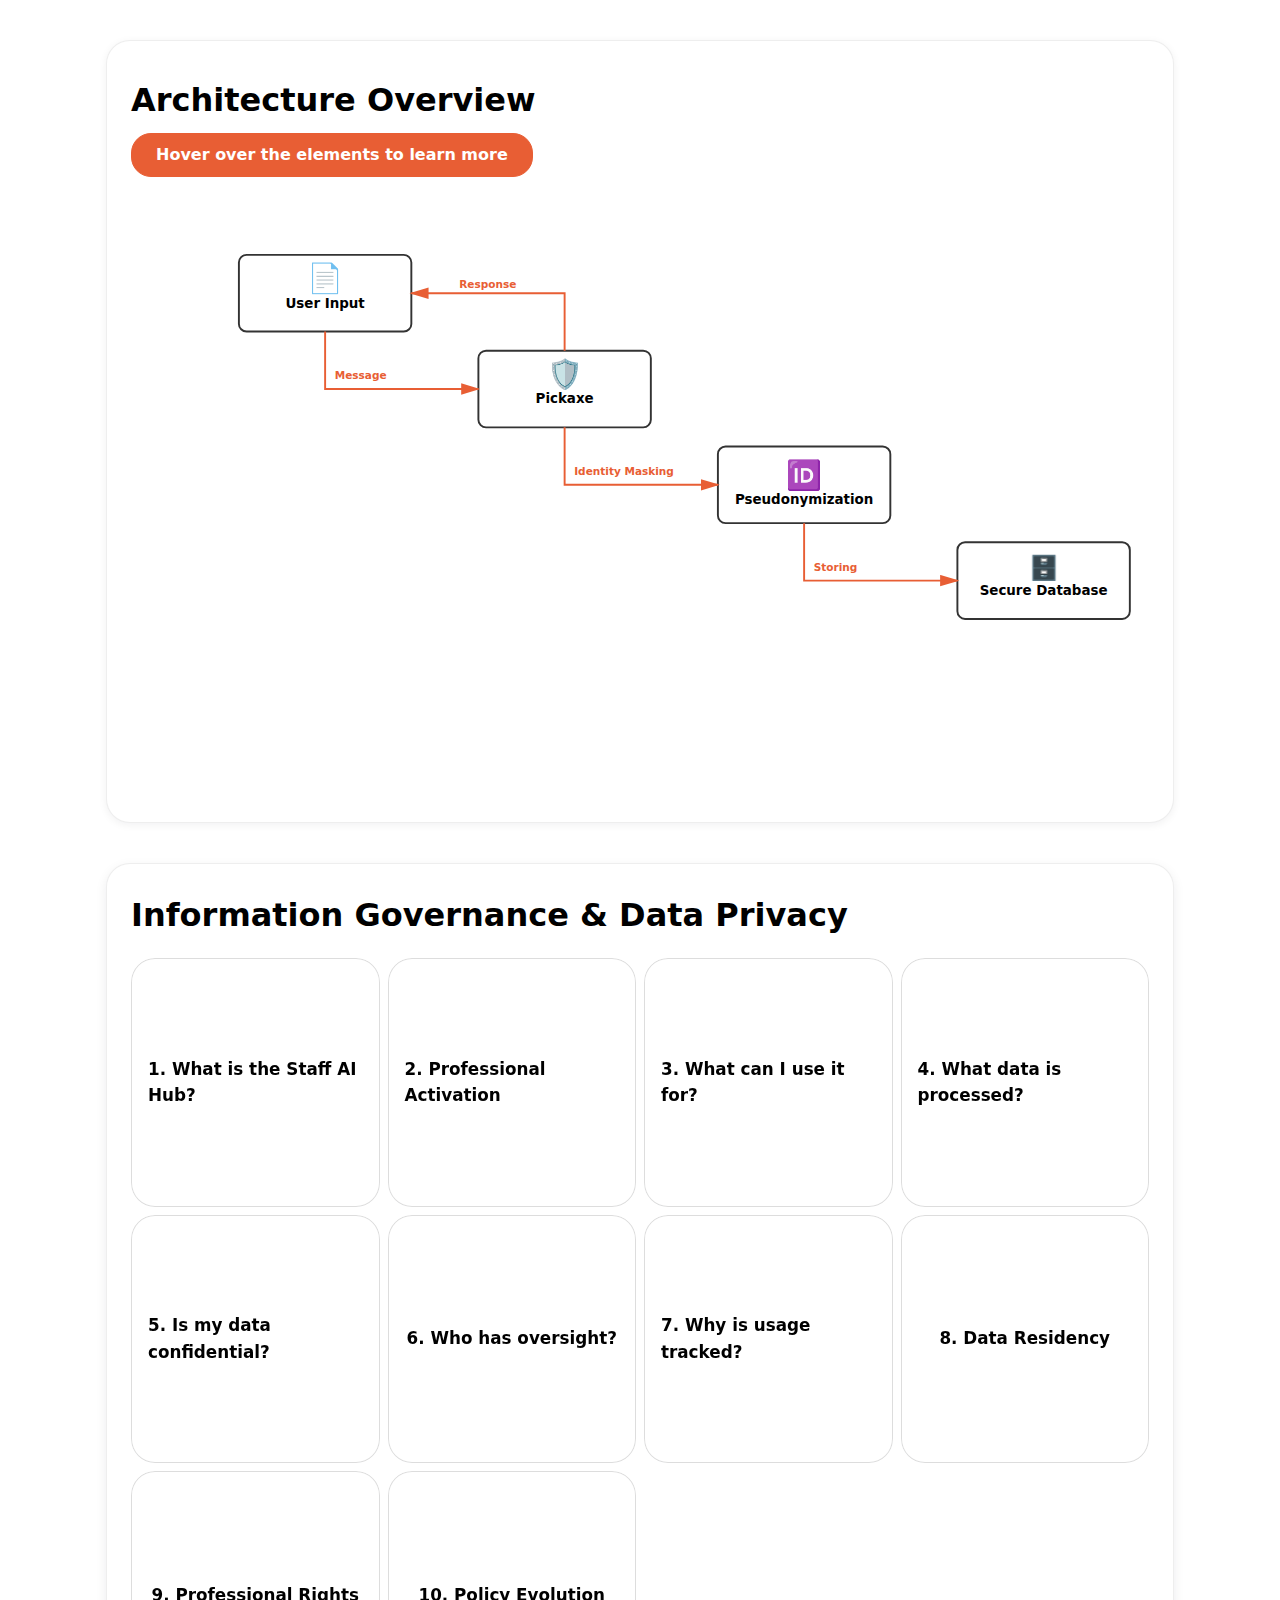
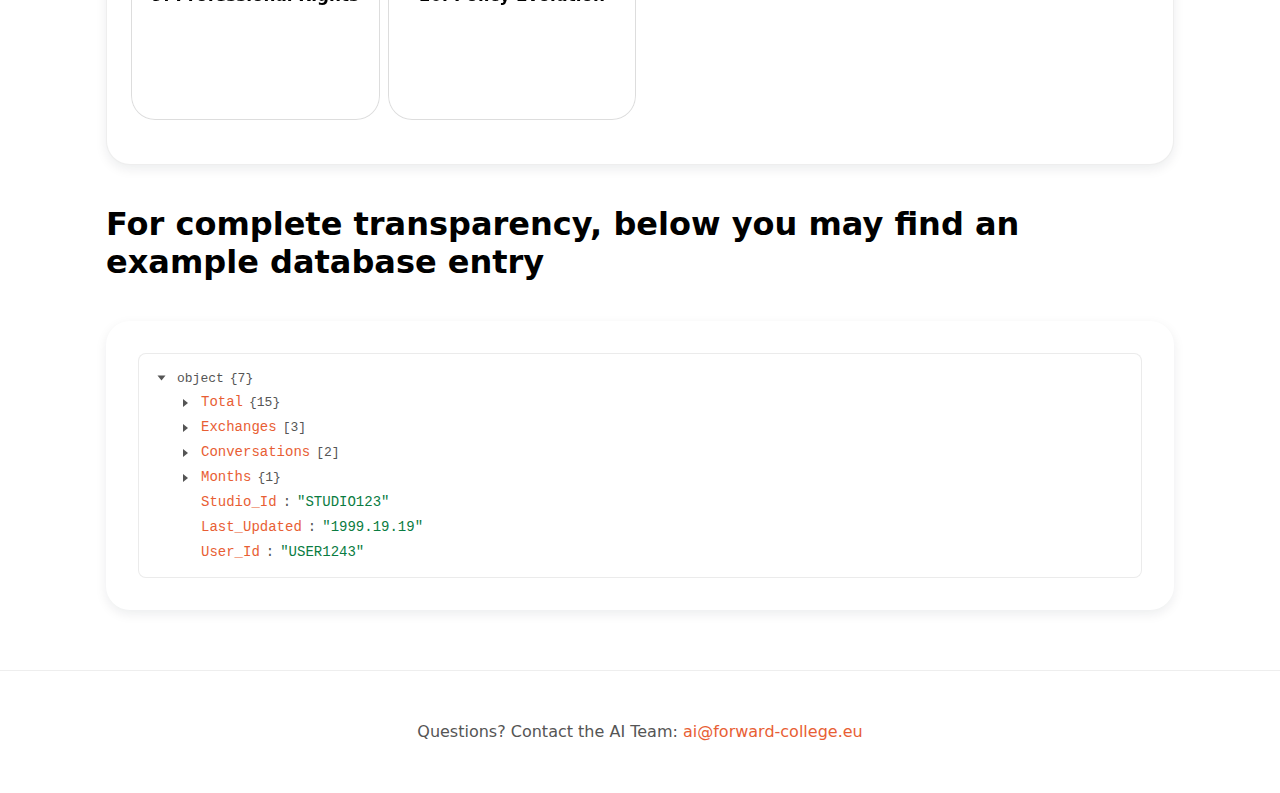
<file: trust_center/dev_staff_trust_center.html>
<body>
<style>
   
    :root{
  --bg:white;
  --card:#ffffff;
  --accent:#e85e34;
  --fc-muted:#e85e34;
  --muted-accent:#ffa78e;
  --muted:#555;
  --normal:#000;
  --radius:24px;
}

*{box-sizing:border-box}

a {
  color: var(--accent);
  text-decoration: none;
  transition: opacity 0.2s ease;
}

a:hover {
  opacity: 0.8;
  text-decoration: underline;
}

body{
  font-family: Inter, 'Segoe UI', system-ui, Arial, sans-serif;
  margin: 0;
  background: var(--bg);
  color: #222;
  line-height: 1.6;
}
.staff-site-header{
  min-height:calc(100vh - 80px);
  display:flex;
  align-items:center;
  justify-content:flex-start;
  padding:48px 16px;
  background-image:url("https://pickaxe.co/resources/images/studio-hero/pickaxe-light-hero.jpg"),linear-gradient(to right,rgba(255,255,255,0.9),transparent);
  background-position:left center;
  background-size:cover;
  background-blend-mode:overlay;
  background-color: rgba(255, 255, 255, 0.2);
  z-index: 1000;
}
.header-content{
  max-width:632px;
  display:flex;
  flex-direction:column;
  justify-content:center;
}
.staff-site-header h1{
  margin:0 0 16px 0;
  font-size:56px;
  font-weight:600;
  line-height:5rem;
  color:#000;
}
.staff-site-header p{
  margin:0 0 24px 0;
  font-size:16px;
  color:#000;
  line-height:1.6;
  width: 80%
}

/* Pickaxe Trustus: lock h1 appearance to avoid builder font overrides */
.staff-pickaxe-trustus-h1 {
  font-family: Inter, 'Segoe UI', system-ui, Arial, sans-serif !important;
  font-weight: 700 !important;
  color: var(--normal);
  margin: 0 0 24px 0;
  line-height: 1.2;
  font-size: 2rem;
}
.staff-header-button{
  display:flex;
  align-items:center;
  justify-content:center;
  gap:8px;
  padding:16px 32px;
  background-color:#000;
  color:#fff;
  border:1px solid #000;
  border-radius:var(--radius);
  font-weight:600;
  font-size:16px;
  cursor:pointer;
  width:fit-content;
  transition:opacity 300ms ease;
}
.staff-header-button:hover{
  opacity:0.7;
}
.staff-header-button:active{
  opacity:1;
}
.staff-container{max-width:1100px;margin:18px auto;padding:0 16px}

/* Cards grid for desktop/tablet */
.staff-cards-grid{
  display: grid;
  grid-template-columns: repeat(auto-fit, minmax(160px, 1fr));
  gap: 8px;
  margin-bottom: 12px;
  align-items: start;
}

.staff-card{
  background: transparent;
  border-radius: var(--radius);
  width: 100%;
  aspect-ratio: 1/1;
  overflow: hidden;
  display: block;
  box-shadow: inset 0 0 10px rgba(0,0,0,0.05);
  transition: transform 0.2s ease, box-shadow 0.2s ease;
}

.staff-card:hover {
  transform: translateY(-2px);
  box-shadow: 0 4px 12px rgba(0,0,0,0.1);
}

.staff-card-inner{
  position: relative;
  inset: 0;
  width: 100%;
  height: 100%;
  transition: transform 0.6s ease;
  transform-style: preserve-3d;
}

.staff-card:hover .staff-card-inner,
.staff-card:focus-within .staff-card-inner{
  transform: rotateY(180deg);
}

.staff-card-front,
.staff-card-back{
  position: absolute;
  inset: 0;
  border-radius: var(--radius);
  backface-visibility: hidden;
  display: flex;
  align-items: center;
  justify-content: center;
  padding: 16px;
}

.staff-card-front{
  box-shadow: 0 4px 10px rgba(20,30,60,0.06);
  border: 1px solid rgba(85, 85, 85, 0.2);
  background: white;
  transition: border-color 0.2s ease;
}

.staff-card:hover .staff-card-front {
  border-color: var(--accent);
}

.staff-card-front h2{
  margin: 0;
  font-size: 1.05rem;
  color: var(--normal);
  font-weight: 600;
}

.staff-card-back{
  background: white;
  border: 1px solid var(--fc-muted);
  transform: rotateY(180deg);
  box-shadow: 0 8px 20px rgba(20,30,60,0.08);
  color: var(--muted);
  text-align: justify;
}

.staff-card-back p{
  margin: 0;
  font-size: 0.9rem;
  line-height: 1.6;
}

/* Mobile accordion */
.staff-accordion{
  display: none;
  margin-bottom: 24px;
}

.staff-accordion-form{
  display: flex;
  flex-direction: column;
  gap: 8px;
}

.staff-accordion-form input[type="radio"]{
  display: none;
}

.staff-accordion-form label{
  background: var(--card);
  padding: 14px 16px;
  border-radius: 12px;
  display: block;
  font-weight: 600;
  color: var(--accent);
  box-shadow: 0 2px 8px rgba(10,20,40,0.06);
  cursor: pointer;
  transition: all 0.2s ease;
  border: 1px solid rgba(85, 85, 85, 0.1);
}

.staff-accordion-form label:hover {
  background: #f8f9fa;
  box-shadow: 0 4px 12px rgba(10,20,40,0.08);
  transform: translateY(-1px);
}

.staff-accordion-form input[type="radio"]:checked + label {
  background: var(--accent);
  color: white;
  border-color: var(--accent);
}

.staff-acc-panel{
  max-height: 0;
  overflow: hidden;
  background: transparent;
  padding: 0 16px;
  border-radius: 0 0 12px 12px;
  transition: max-height 0.4s ease;
  color: var(--muted);
}

.staff-acc-panel p{
  margin: 12px 0;
  line-height: 1.6;
}

.staff-accordion-form input[type="radio"]:checked + label + .staff-acc-panel{
  max-height: 500px;
  padding: 16px;
  background: #fafafa;
}

/* Policy area */
.staff-policy {
  margin: 40px 0;
}

.staff-policy details{
  background: var(--card);
  padding: 20px 24px;
  box-shadow: 0 2px 8px rgba(10,20,40,0.06);
  border-radius: 12px;
  border: 1px solid rgba(85, 85, 85, 0.1);
  transition: all 0.2s ease;
}

.staff-policy details:hover {
  box-shadow: 0 4px 12px rgba(10,20,40,0.08);
}

.staff-policy summary{
  font-weight: 700;
  cursor: pointer;
  color: var(--normal);
  font-size: 1.1rem;
  padding: 8px 0;
  transition: color 0.2s ease;
}

.staff-policy summary:hover {
  color: var(--accent);
}

.staff-policy pre{
  white-space: pre-wrap;
  margin-top: 16px;
  color: var(--muted);
  font-size: 0.9rem;
  line-height: 1.6;
  padding: 16px;
  background: #f8f9fa;
  border-radius: 8px;
  border-left: 4px solid var(--accent);
  overflow-x: auto;
}

.staff-site-footer{
  text-align: center;
  padding: 32px 16px;
  color: var(--muted);
  margin-top: 60px;
  border-top: 1px solid rgba(85, 85, 85, 0.1);
}

.staff-site-footer a{
  color: var(--accent);
  text-decoration: none;
  transition: opacity 0.2s ease;
}

.staff-site-footer a:hover {
  opacity: 0.8;
  text-decoration: underline;
}

/* Responsive rules */
/* Layout tuning for common breakpoints */
@media (min-width:1100px){
  /* let columns adapt and grow — cards will resize with the grid */
  .staff-cards-grid{grid-template-columns:repeat(auto-fit,minmax(220px,1fr));gap:8px}
}
@media (min-width:700px) and (max-width:1099px){
  .staff-cards-grid{grid-template-columns:repeat(auto-fit,minmax(160px,1fr));gap:6px}
}
@media (max-width:1024px){
  .staff-site-header h1{
    font-size:48px;
    line-height:4rem;
  }
}
@media (max-width:899px){
  .staff-site-header h1{
    font-size:28px;
    line-height:2rem;
  }
  .staff-header-button{
    width:100%;
    min-height:48px;
  }
}
@media (max-width:768px){
  /* hide desktop cards, show mobile accordion */
  .staff-cards-grid{display:none}
  .staff-accordion{display:block}
  .staff-container{padding:0 16px}
  
  .staff-pickaxe-trustus-h1 {
    font-size: 1.35rem;
    margin-bottom: 16px;
  }
  
  .staff-trust-chart {
    padding: 24px 16px;
  }
  
  .staff-hover-cards {
    padding: 24px 16px;
  }
}

/* small touch affordance */
@media (hover:none){
  .staff-card{cursor:default}
  .staff-card-inner{transform:none !important}
}


/* Trust Chart / Flowchart Styles */
.staff-trust-chart {
  padding: 40px 24px;
  text-align: left;
  background: var(--card);
  border-radius: var(--radius);
  box-shadow: 0 2px 8px rgba(10,20,40,0.06);
  position: relative;
  margin: 40px 0;
  border: 1px solid rgba(85, 85, 85, 0.1);
  transition: box-shadow 0.2s ease;
}

.staff-trust-chart:hover {
  box-shadow: 0 4px 12px rgba(10, 20, 40, 0.08);
}

.staff-hover-cards {
  padding: 32px 24px;
  margin: 40px 0;
  background: white;
  border-radius: var(--radius);
  box-shadow: 0 4px 12px rgba(10, 20, 40, 0.08);
  border: 1px solid rgba(85, 85, 85, 0.1);
}


.staff-svg-pos{
  margin-left: 60px;
}

.staff-trust-chart h2 {
  font-size: 1.8rem;
  margin-bottom: 30px;
  color: var(--normal);
}

.attention {
  font-size: 1rem;
  margin-top: -10px;
  margin-bottom: 30px;
  padding: 8px 24px;
  border: 1px solid var(--accent);
  border-radius: 20px;
  font-weight: 700;
  box-sizing: content-box;
  width: fit-content;
  background-color: var(--accent);
  color: white;
  display: inline-block;
  transition: all 0.2s ease;
}

.attention:hover {
  transform: translateY(-1px);
  box-shadow: 0 4px 12px rgba(232, 94, 52, 0.3);
}

/* Flow mobile (touch-friendly step list); shown only on phone */
.staff-flow-mobile {
  display: none;
}

.staff-flow-mobile .staff-flow-step {
  margin-bottom: 8px;
}

/* Progressive reveal: only first step visible until user clicks through */
.staff-flow-mobile .staff-flow-step:not(:first-child) {
  display: none;
}

.staff-flow-mobile .staff-flow-step.revealed {
  display: block;
  animation: flowStepAppear 0.4s ease-out forwards;
}

@keyframes flowStepAppear {
  from {
    opacity: 0;
    transform: translateY(-12px);
  }
  to {
    opacity: 1;
    transform: translateY(0);
  }
}

/* Flow step card: left = accent (icon + title), right = description */
.staff-flow-mobile .staff-flow-step-inner {
  display: flex;
  min-height: 44px;
  border-radius: 12px;
  overflow: hidden;
  border: 1px solid rgba(232, 94, 52, 0.25);
  background: var(--card);
  cursor: pointer;
  transition: box-shadow 0.2s ease;
}

.staff-flow-mobile .staff-flow-step-inner:hover {
  box-shadow: 0 2px 12px rgba(10, 20, 40, 0.08);
}

.staff-flow-mobile .staff-flow-step-left {
  display: flex;
  flex-direction: column;
  align-items: center;
  justify-content: center;
  gap: 4px;
  padding: 14px 16px;
  min-width: 100px;
  width: 42%;
  background: var(--accent);
  color: white;
}

.staff-flow-mobile .staff-flow-step-left .staff-staff-flow-step-icon {
  font-size: 1.75rem;
  line-height: 1;
}

.staff-flow-mobile .staff-flow-step-left .staff-flow-step-title {
  font-weight: 600;
  font-size: 0.9rem;
  text-align: center;
  line-height: 1.2;
}

.staff-flow-mobile .staff-flow-step-right {
  flex: 1;
  padding: 12px 14px;
  display: flex;
  align-items: center;
  font-size: 0.85rem;
  line-height: 1.45;
  color: var(--muted);
}

.staff-flow-mobile .staff-flow-step-desc {
  margin: 0;
}

.staff-flow-mobile .staff-flow-step-next {
  max-height: 0;
  overflow: hidden;
  transition: max-height 0.3s ease;
  padding-left: 16px;
}

.staff-flow-mobile .staff-flow-step.open .staff-flow-step-next {
  max-height: 200px;
}

.staff-flow-mobile .staff-flow-step-next-inner {
  padding: 12px 16px 16px 44px;
  display: flex;
  align-items: center;
  gap: 8px;
  color: var(--accent);
  font-weight: 600;
  font-size: 0.95rem;
}

.staff-flow-mobile .staff-flow-step-next-inner .staff-flow-arrow {
  color: var(--accent);
  font-size: 0.9rem;
}

/* Bobbing arrow under each step (hidden after step is opened); last step has no arrow */
.staff-flow-step-bob-arrow {
  display: flex;
  justify-content: center;
  padding: 8px 0 4px;
  color: var(--accent);
  font-size: 1.1rem;
  animation: flowBob 1.2s ease-in-out infinite;
}

.staff-flow-step.opened .staff-flow-step-bob-arrow {
  animation: none;
  transform: translateY(0);
}

@keyframes flowBob {
  0%, 100% {
    transform: translateY(0);
  }
  50% {
    transform: translateY(6px);
  }
}

#mermaid-diagram {
  display: flex;
  justify-content: center;
  margin: 20px 0;
  background: white;
  padding: 24px;
  border-radius: var(--radius);
  box-shadow: 0 2px 8px rgba(0,0,0,0.06);
  border: 1px solid rgba(85, 85, 85, 0.1);
}

.staff-mermaid {
  display: flex;
  justify-content: center;
}

.diagram-container {
  display: flex;
  justify-content: center;
  align-items: center;
  margin: 20px auto;
  background: white;
  padding: 24px;
  border-radius: var(--radius);
  box-shadow: 0 2px 8px rgba(0,0,0,0.06);
  border: 1px solid rgba(85, 85, 85, 0.1);
  max-width: 1100px;
}

.flowchart-svg {
  width: 100%;
  max-width: 1000px;
  height: auto;
}

.staff-node-group {
  cursor: pointer;
  transition: all 0.3s ease;
}

.staff-node-group:hover rect {
  fill: #f8f9fa;
  stroke: var(--accent);
  stroke-width: 3;
  filter: drop-shadow(0 4px 8px rgba(232, 94, 52, 0.2));
}

.staff-node-group:hover text {
  font-weight: bold;
  fill: var(--accent);
}

/* also support programmatic hover (class toggled from JS) */
.staff-node-group.hovered rect {
  fill: #f8f9fa;
  stroke: var(--accent);
  stroke-width: 3;
  filter: drop-shadow(0 4px 8px rgba(232, 94, 52, 0.2));
}

.staff-node-group.hovered text {
  font-weight: bold;
  fill: var(--accent);
}

.staff-svg-tooltip {
  position: fixed;
  background: white;
  border: 2px solid var(--accent);
  border-radius: 12px;
  padding: 16px 20px;
  font-size: 14px;
  line-height: 1.6;
  color: var(--normal);
  box-shadow: 0 8px 24px rgba(0,0,0,0.2);
  z-index: 1000;
  pointer-events: none;
  max-width: 320px;
  word-wrap: break-word;
  display: none;
  white-space: normal;
  animation: slideDown 0.3s ease-out;
  background: linear-gradient(to bottom, white, #fafafa);
}

.staff-svg-tooltip::before {
  content: '';
  position: absolute;
  top: -10px;
  left: 50%;
  transform: translateX(-50%);
  width: 0;
  height: 0;
  border-left: 8px solid transparent;
  border-right: 8px solid transparent;
  border-bottom: 8px solid var(--accent);
}

[data-tooltip] {
  white-space: pre-line;
}




.staff-svg-tooltip.visible {
  display: block;
}

@keyframes slideDown {
  from {
    opacity: 0;
    transform: translateY(-10px);
  }
  to {
    opacity: 1;
    transform: translateY(0);
  }
}

/* Responsive for smaller screens */
@media (max-width: 900px) {
  .staff-trust-chart h2 {
    font-size: 1.4rem;
  }
  
  #mermaid-diagram {
    overflow-x: auto;
    padding: 16px;
  }
  
  .staff-svg-pos {
    margin-left: 0;
    overflow-x: auto;
  }
  
  .flowchart-svg {
    min-width: 1000px;
  }
}

/* Database Entry Viewer Styles */
.staff-database-entry-viewer {
  background: var(--card);
  border-radius: var(--radius);
  box-shadow: 0 4px 12px rgba(10, 20, 40, 0.08);
  padding: 32px;
  margin: 40px 0;
  max-width: 1100px;
}

.staff-db-header {
  display: flex;
  justify-content: space-between;
  align-items: center;
  padding-bottom: 24px;
  border-bottom: 2px solid #f0f0f0;
  margin-bottom: 24px;
  flex-wrap: wrap;
  gap: 16px;
}

.staff-db-user-info {
  display: flex;
  align-items: center;
  gap: 16px;
}

.staff-db-avatar {
  width: 64px;
  height: 64px;
  border-radius: 50%;
  background: linear-gradient(135deg, var(--accent), var(--muted-accent));
  display: flex;
  align-items: center;
  justify-content: center;
  font-size: 32px;
  box-shadow: 0 4px 12px rgba(232, 94, 52, 0.2);
}

.staff-db-user-id {
  margin: 0;
  font-size: 1.5rem;
  font-weight: 700;
  color: var(--normal);
}

.staff-db-studio-id {
  margin: 4px 0 0 0;
  font-size: 0.9rem;
  color: var(--muted);
}

.staff-db-last-updated {
  display: flex;
  flex-direction: column;
  align-items: flex-end;
  gap: 4px;
}

.staff-db-label {
  font-size: 0.85rem;
  color: var(--muted);
  text-transform: uppercase;
  letter-spacing: 0.5px;
}

.staff-db-value {
  font-size: 1rem;
  font-weight: 600;
  color: var(--normal);
}

.staff-db-stats-grid {
  display: grid;
  grid-template-columns: repeat(auto-fit, minmax(200px, 1fr));
  gap: 16px;
  margin-bottom: 24px;
}

.staff-db-stat-card {
  background: linear-gradient(135deg, #f8f9fa, #ffffff);
  border: 1px solid #e0e0e0;
  border-radius: 12px;
  padding: 20px;
  display: flex;
  align-items: center;
  gap: 16px;
  transition: all 0.3s ease;
}

.staff-db-stat-card:hover {
  transform: translateY(-2px);
  box-shadow: 0 4px 12px rgba(0, 0, 0, 0.1);
  border-color: var(--accent);
}

.staff-db-stat-icon {
  font-size: 2rem;
  width: 60px;
  height: 60px;
  display: flex;
  align-items: center;
  justify-content: center;
  background: rgba(232, 94, 52, 0.1);
  border-radius: 12px;
}

.staff-db-stat-content {
  flex: 1;
}

.staff-db-stat-value {
  font-size: 2rem;
  font-weight: 700;
  color: var(--accent);
  line-height: 1;
  margin-bottom: 4px;
}

.staff-db-stat-label {
  font-size: 0.9rem;
  color: var(--muted);
}

.staff-db-section {
  margin-bottom: 16px;
  border: 1px solid #e0e0e0;
  border-radius: 12px;
  overflow: hidden;
  background: #fafafa;
}

.staff-db-section-toggle {
  width: 100%;
  background: white;
  border: none;
  padding: 20px 24px;
  display: flex;
  align-items: center;
  gap: 12px;
  cursor: pointer;
  transition: all 0.2s ease;
  text-align: left;
  font-size: 1.1rem;
  font-weight: 600;
  color: var(--normal);
}

.staff-db-section-toggle:hover {
  background: #f8f9fa;
}

.staff-db-section-toggle.active {
  background: var(--accent);
  color: white;
}

.staff-db-section-toggle.active .staff-db-section-arrow {
  transform: rotate(180deg);
}

.staff-db-section-icon {
  font-size: 1.5rem;
}

.staff-db-section-title {
  flex: 1;
}

.staff-db-section-arrow {
  transition: transform 0.3s ease;
  font-size: 0.9rem;
}

.staff-db-section-content {
  max-height: 0;
  overflow: hidden;
  transition: max-height 0.4s ease;
  background: white;
}

.staff-db-section-content.open {
  max-height: 2000px;
  padding: 24px;
}

.staff-db-metrics-grid {
  display: grid;
  grid-template-columns: repeat(auto-fit, minmax(180px, 1fr));
  gap: 16px;
  margin-bottom: 24px;
}

.staff-db-metric-item {
  display: flex;
  flex-direction: column;
  padding: 16px;
  background: #f8f9fa;
  border-radius: 8px;
  border-left: 4px solid var(--accent);
}

.staff-db-metric-item.highlight {
  background: linear-gradient(135deg, rgba(232, 94, 52, 0.1), rgba(255, 167, 142, 0.1));
  border-left-color: var(--accent);
}

.staff-db-metric-label {
  font-size: 0.85rem;
  color: var(--muted);
  margin-bottom: 8px;
  text-transform: uppercase;
  letter-spacing: 0.5px;
}

.staff-db-metric-value {
  font-size: 1.5rem;
  font-weight: 700;
  color: var(--accent);
}

.staff-db-subsection {
  margin-bottom: 32px;
}

.staff-db-subsection:last-child {
  margin-bottom: 0;
}

.staff-db-subsection-title {
  font-size: 1.1rem;
  font-weight: 600;
  color: var(--normal);
  margin: 0 0 16px 0;
}

.staff-db-subsection-desc {
  font-size: 0.9rem;
  color: var(--muted);
  margin: 8px 0 0 0;
}

.staff-db-progress-container {
  background: #e0e0e0;
  border-radius: 12px;
  height: 32px;
  position: relative;
  overflow: hidden;
  margin-bottom: 8px;
}

.staff-db-progress-bar {
  background: linear-gradient(90deg, var(--accent), var(--muted-accent));
  height: 100%;
  border-radius: 12px;
  display: flex;
  align-items: center;
  justify-content: center;
  transition: width 0.6s ease;
}

.staff-db-progress-value {
  color: white;
  font-weight: 700;
  font-size: 0.9rem;
}

.staff-db-tag-list {
  display: flex;
  flex-wrap: wrap;
  gap: 8px;
}

.staff-db-tag {
  background: rgba(232, 94, 52, 0.1);
  color: var(--accent);
  padding: 8px 16px;
  border-radius: 20px;
  font-size: 0.9rem;
  font-weight: 600;
  border: 1px solid rgba(232, 94, 52, 0.2);
}

.staff-db-assistance-grid {
  display: flex;
  flex-direction: column;
  gap: 12px;
}

.staff-db-assistance-item {
  display: flex;
  align-items: center;
  gap: 16px;
}

.staff-db-assistance-label {
  min-width: 140px;
  font-size: 0.9rem;
  color: var(--muted);
  font-weight: 500;
}

.staff-db-bar-chart {
  flex: 1;
  background: #e0e0e0;
  border-radius: 8px;
  height: 28px;
  position: relative;
  overflow: hidden;
}

.staff-db-bar {
  background: linear-gradient(90deg, var(--accent), var(--muted-accent));
  height: 100%;
  display: flex;
  align-items: center;
  justify-content: flex-end;
  padding-right: 8px;
  color: white;
  font-weight: 600;
  font-size: 0.85rem;
  transition: width 0.6s ease;
}

.staff-db-distribution {
  display: flex;
  flex-direction: column;
  gap: 12px;
}

.staff-db-dist-item {
  display: flex;
  align-items: center;
  gap: 16px;
}

.staff-db-dist-label {
  min-width: 80px;
  font-size: 0.9rem;
  font-weight: 600;
  color: var(--normal);
}

.staff-db-dist-bar {
  flex: 1;
  background: #e0e0e0;
  border-radius: 8px;
  height: 32px;
  position: relative;
  overflow: hidden;
}

.staff-db-dist-fill {
  height: 100%;
  display: flex;
  align-items: center;
  padding-left: 12px;
  color: white;
  font-weight: 600;
  font-size: 0.9rem;
  transition: width 0.6s ease;
}

.staff-db-dist-fill.medium {
  background: linear-gradient(90deg, #4CAF50, #66BB6A);
}

.staff-db-dist-fill.high {
  background: linear-gradient(90deg, #2196F3, #42A5F5);
}

.staff-db-dist-fill.low {
  background: linear-gradient(90deg, #FF9800, #FFB74D);
}

.staff-db-tool-list {
  display: flex;
  flex-direction: column;
  gap: 12px;
}

.staff-db-tool-item {
  display: flex;
  justify-content: space-between;
  align-items: center;
  padding: 16px;
  background: #f8f9fa;
  border-radius: 8px;
  border-left: 4px solid var(--accent);
}

.staff-db-tool-name {
  font-weight: 600;
  color: var(--normal);
}

.staff-db-tool-count {
  color: var(--muted);
  font-size: 0.9rem;
}

.staff-db-model-item {
  display: flex;
  justify-content: space-between;
  align-items: center;
  padding: 16px;
  background: #f8f9fa;
  border-radius: 8px;
  border-left: 4px solid var(--accent);
}

.staff-db-model-name {
  font-family: 'Courier New', monospace;
  font-weight: 600;
  color: var(--normal);
}

.staff-db-model-count {
  color: var(--muted);
  font-size: 0.9rem;
}

.staff-db-env-grid {
  display: grid;
  grid-template-columns: repeat(auto-fit, minmax(250px, 1fr));
  gap: 20px;
}

.staff-db-env-card {
  background: linear-gradient(135deg, #f8f9fa, #ffffff);
  border: 1px solid #e0e0e0;
  border-radius: 12px;
  padding: 24px;
  display: flex;
  align-items: center;
  gap: 20px;
}

.staff-db-env-icon {
  font-size: 3rem;
  width: 80px;
  height: 80px;
  display: flex;
  align-items: center;
  justify-content: center;
  background: rgba(76, 175, 80, 0.1);
  border-radius: 50%;
}

.staff-db-env-content {
  flex: 1;
}

.staff-db-env-value {
  font-size: 1.8rem;
  font-weight: 700;
  color: #4CAF50;
  margin-bottom: 4px;
}

.staff-db-env-label {
  font-size: 1rem;
  font-weight: 600;
  color: var(--normal);
  margin-bottom: 4px;
}

.staff-db-env-desc {
  font-size: 0.85rem;
  color: var(--muted);
}

.staff-db-timeline {
  position: relative;
  padding-left: 32px;
}

.staff-db-timeline::before {
  content: '';
  position: absolute;
  left: 11px;
  top: 0;
  bottom: 0;
  width: 2px;
  background: #e0e0e0;
}

.staff-db-timeline-item {
  position: relative;
  margin-bottom: 24px;
  display: flex;
  align-items: flex-start;
  gap: 16px;
}

.staff-db-timeline-item:last-child {
  margin-bottom: 0;
}

.staff-db-timeline-dot {
  position: absolute;
  left: -21px;
  width: 20px;
  height: 20px;
  border-radius: 50%;
  background: var(--accent);
  border: 4px solid white;
  box-shadow: 0 2px 8px rgba(0, 0, 0, 0.1);
}

.staff-db-timeline-content {
  flex: 1;
  padding: 12px 16px;
  background: #f8f9fa;
  border-radius: 8px;
  border-left: 3px solid var(--accent);
}

.staff-db-timeline-time {
  font-size: 1rem;
  font-weight: 600;
  color: var(--normal);
  margin-bottom: 4px;
}

.staff-db-timeline-date {
  font-size: 0.85rem;
  color: var(--muted);
}

.staff-db-id-list {
  display: flex;
  flex-direction: column;
  gap: 8px;
}

.staff-db-id-item {
  display: block;
  padding: 12px 16px;
  background: #f8f9fa;
  border-radius: 6px;
  font-family: 'Courier New', monospace;
  font-size: 0.9rem;
  color: var(--normal);
  border: 1px solid #e0e0e0;
}

.staff-db-footer-note {
  margin-top: 32px;
  padding: 20px;
  background: rgba(232, 94, 52, 0.05);
  border-left: 4px solid var(--accent);
  border-radius: 8px;
}

.staff-db-footer-note p {
  margin: 0;
  color: var(--muted);
  line-height: 1.6;
}

.staff-db-footer-note strong {
  color: var(--normal);
}

/* JSON tree viewer (second staff-database-entry-viewer) */
.staff-database-entry-viewer--json-tree .staff-json-tree {
  font-family: ui-monospace, 'Cascadia Code', 'Source Code Pro', Menlo, Consolas, monospace;
  font-size: 14px;
  line-height: 1.5;
  color: var(--normal);
}

.staff-database-entry-viewer--json-tree .staff-json-tree-inner {
  border: 1px solid rgba(0, 0, 0, 0.08);
  border-radius: 8px;
  padding: 12px 0;
  background: var(--card);
}

.staff-database-entry-viewer--json-tree .staff-json-tree-row {
  display: flex;
  align-items: center;
  gap: 6px;
  padding: 2px 12px;
  min-height: 24px;
}

.staff-database-entry-viewer--json-tree .staff-json-tree-row[data-depth="0"] {
  margin-left: 0;
}

.staff-database-entry-viewer--json-tree .staff-json-tree-row[data-depth="1"] {
  margin-left: 24px;
}

.staff-database-entry-viewer--json-tree .staff-json-tree-row[data-depth="2"] {
  margin-left: 48px;
}

.staff-database-entry-viewer--json-tree .staff-json-tree-row[data-depth="3"] {
  margin-left: 72px;
}

.staff-database-entry-viewer--json-tree .staff-json-tree-row[data-depth="4"] {
  margin-left: 96px;
}

.staff-database-entry-viewer--json-tree .staff-json-tree-row:hover {
  background: rgba(0, 0, 0, 0.03);
}

.staff-database-entry-viewer--json-tree .staff-json-tree-btn {
  width: 20px;
  height: 20px;
  padding: 0;
  border: none;
  background: transparent;
  cursor: pointer;
  flex-shrink: 0;
  display: flex;
  align-items: center;
  justify-content: center;
}

.staff-database-entry-viewer--json-tree .staff-json-tree-btn::before {
  content: '';
  width: 0;
  height: 0;
  border-left: 5px solid var(--muted);
  border-top: 4px solid transparent;
  border-bottom: 4px solid transparent;
  transition: transform 0.15s ease;
}

.staff-database-entry-viewer--json-tree .staff-json-tree-btn.staff-json-tree-expanded::before {
  transform: rotate(90deg);
}

.staff-database-entry-viewer--json-tree .staff-json-tree-btn.staff-json-tree-invisible {
  visibility: hidden;
  pointer-events: none;
}

.staff-database-entry-viewer--json-tree .staff-json-tree-type {
  color: var(--muted);
  font-size: 13px;
}

.staff-database-entry-viewer--json-tree .staff-json-tree-field,
.staff-database-entry-viewer--json-tree .staff-json-tree-index {
  color: var(--accent);
  font-weight: 500;
}

.staff-database-entry-viewer--json-tree .staff-json-tree-sep {
  color: var(--muted);
}

.staff-database-entry-viewer--json-tree .staff-json-tree-value.staff-json-tree-string {
  color: #0a7c42;
}

.staff-database-entry-viewer--json-tree .staff-json-tree-value.staff-json-tree-number {
  color: #1a1a9e;
}

.staff-database-entry-viewer--json-tree .staff-json-tree-preview {
  color: var(--muted);
  font-size: 13px;
}

.staff-database-entry-viewer--json-tree .staff-json-tree-children {
  display: block;
}

.staff-database-entry-viewer--json-tree .staff-json-tree-row.staff-json-tree-expandable + .staff-json-tree-children {
  display: none;
}

.staff-database-entry-viewer--json-tree .staff-json-tree-row.staff-json-tree-expanded + .staff-json-tree-children {
  display: block;
}

/* Responsive adjustments (phone) */
@media (max-width: 768px) {
  .staff-container {
    padding: 0 12px;
  }

  .staff-site-header {
    padding: 32px 12px;
    min-height: auto;
  }

  .staff-site-header h1 {
    font-size: 1.75rem;
    line-height: 1.3;
  }

  .header-content {
    max-width: 100%;
  }

  .staff-trust-chart .staff-svg-container {
    display: none;
  }

  .staff-trust-chart .staff-attention {
    display: none;
  }

  .staff-flow-mobile {
    display: block;
  }

  .staff-accordion-form label {
    padding: 14px 16px;
    min-height: 44px;
    font-size: 0.95rem;
  }

  .staff-acc-panel {
    padding: 0 16px;
  }

  .staff-database-entry-viewer {
    padding: 20px 16px;
    margin: 24px 0;
  }

  .staff-db-header {
    flex-direction: column;
    align-items: flex-start;
  }

  .staff-db-last-updated {
    align-items: flex-start;
  }

  .staff-db-stats-grid {
    grid-template-columns: repeat(2, 1fr);
  }

  .staff-db-metrics-grid {
    grid-template-columns: 1fr;
  }

  .staff-db-env-grid {
    grid-template-columns: 1fr;
  }

  .staff-db-section-toggle {
    min-height: 44px;
    padding: 12px 16px;
  }

  .staff-database-entry-viewer--json-tree .staff-json-tree {
    font-size: 13px;
  }

  .staff-database-entry-viewer--json-tree .staff-json-tree-inner {
    padding: 8px 0;
  }

  .staff-database-entry-viewer--json-tree .staff-json-tree-row {
    padding: 2px 8px;
  }

  .staff-database-entry-viewer--json-tree .staff-json-tree-row[data-depth="1"] {
    margin-left: 16px;
  }

  .staff-database-entry-viewer--json-tree .staff-json-tree-row[data-depth="2"] {
    margin-left: 32px;
  }

  .staff-database-entry-viewer--json-tree .staff-json-tree-row[data-depth="3"] {
    margin-left: 48px;
  }

  .staff-database-entry-viewer--json-tree .staff-json-tree-row[data-depth="4"] {
    margin-left: 64px;
  }

  .staff-site-footer {
    padding: 24px 16px;
    font-size: 0.9rem;
  }
}


  </style>
  <main class="staff-container">
    <!-- Data Flow Diagram -->
     
    <section class="staff-trust-chart">
    <h1 class="staff-pickaxe-trustus-h1">Architecture Overview</h1>
    <div class="staff-flow-mobile" aria-label="Data flow steps">
      <div class="staff-flow-step">
        <div class="staff-flow-step-inner" role="button" tabindex="0">
          <div class="staff-flow-step-left">
            <span class="staff-staff-flow-step-icon" aria-hidden="true">📄</span>
            <span class="staff-flow-step-title">User Input</span>
          </div>
          <div class="staff-flow-step-right"><p class="staff-flow-step-desc">Interface for staff queries, uploads, and forms. All inputs are confidential.</p></div>
        </div>
        <div class="staff-flow-step-bob-arrow" aria-hidden="true">▼</div>
        <div class="staff-flow-step-next"><div class="staff-flow-step-next-inner"><span class="staff-flow-arrow">▼</span> Next: Pickaxe</div></div>
      </div>
      <div class="staff-flow-step">
        <div class="staff-flow-step-inner" role="button" tabindex="0">
          <div class="staff-flow-step-left">
            <span class="staff-staff-flow-step-icon" aria-hidden="true">🛡️</span>
            <span class="staff-flow-step-title">Pickaxe</span>
          </div>
          <div class="staff-flow-step-right"><p class="staff-flow-step-desc">Your data is not used for model training. Your intellectual property stays secure.</p></div>
        </div>
        <div class="staff-flow-step-bob-arrow" aria-hidden="true">▼</div>
        <div class="staff-flow-step-next"><div class="staff-flow-step-next-inner"><span class="staff-flow-arrow">▼</span> Next: Pseudonymization</div></div>
      </div>
      <div class="staff-flow-step">
        <div class="staff-flow-step-inner" role="button" tabindex="0">
          <div class="staff-flow-step-left">
            <span class="staff-staff-flow-step-icon" aria-hidden="true">🆔</span>
            <span class="staff-flow-step-title">Pseudonymization</span>
          </div>
          <div class="staff-flow-step-right"><p class="staff-flow-step-desc">Identity is decoupled from session data; accounts use internal IDs for analytics without exposing who you are.</p></div>
        </div>
        <div class="staff-flow-step-bob-arrow" aria-hidden="true">▼</div>
        <div class="staff-flow-step-next"><div class="staff-flow-step-next-inner"><span class="staff-flow-arrow">▼</span> Next: Secure Database</div></div>
      </div>
      <div class="staff-flow-step">
        <div class="staff-flow-step-inner" role="button" tabindex="0">
          <div class="staff-flow-step-left">
            <span class="staff-staff-flow-step-icon" aria-hidden="true">🗄️</span>
            <span class="staff-flow-step-title">Secure Database</span>
          </div>
          <div class="staff-flow-step-right"><p class="staff-flow-step-desc">Encrypted storage; access limited to three administrators. Only metrics logged; conversations not stored.</p></div>
        </div>
        <div class="staff-flow-step-next"><div class="staff-flow-step-next-inner"><span class="staff-flow-arrow">▼</span> End</div></div>
      </div>
    </div>
     <p class="attention">Hover over the elements to learn more</p>
      <!-- SVG placed directly in the section at its original size -->
       <div class="svg-container">
        <div class="staff-svg-pos">
      <svg id="staff-flowchart-svg" xmlns="http://www.w3.org/2000/svg" viewBox="0 0 1000 600" width="1000" height="600" class="flowchart-svg">
  <g class="staff-node-group" data-tooltip="The primary interface for staff queries, document uploads, and structured form data. All inputs are treated as confidential institutional data. <br><br><strong>Example:</strong> I'm John Doe drafting a curriculum for the PS1234 class.">
    <rect x="50" y="50" width="180" height="80" rx="8" fill="white" stroke="#333" stroke-width="2"/>
    <text x="140" y="85" text-anchor="middle" font-size="30" font-weight="bold">📄</text>          
    <text x="140" y="105" text-anchor="middle" font-size="14" font-weight="bold">User Input</text>
  </g>
  
  <g class="staff-node-group" data-tooltip="Unlike consumer AI, our agreements with Pickaxe prohibits the use of your data for model training. Your intellectual property remains secure.">
    <rect x="300" y="150" width="180" height="80" rx="8" fill="white" stroke="#333" stroke-width="2"/>
    <text x="390" y="185" text-anchor="middle" font-size="30" font-weight="bold">🛡️</text>          
    <text x="390" y="205" text-anchor="middle" font-size="14" font-weight="bold">Pickaxe</text>          
  </g>

  <g class="staff-node-group" data-tooltip="<strong>Identity Decoupling:</strong> Personal identifying information is separated from session data. Accounts are mapped to unique internal IDs (e.g., USER1234) to allow for analytics without exposing individual identities to the processing layer.">
    <rect x="550" y="250" width="180" height="80" rx="8" fill="white" stroke="#333" stroke-width="2"/>
    <text x="640" y="290" text-anchor="middle" font-size="30" font-weight="bold">🆔</text>          
    <text x="640" y="310" text-anchor="middle" font-size="14" font-weight="bold">Pseudonymization</text>
  </g>
  
  <g class="staff-node-group" data-tooltip="Encrypted storage with access limited to three designated AI System Administrators for auditing. Only general metrics (number of exchanges, AI-assistance category) is logged. Staff conversations are neither saved nor processed further.<br><br>Fellows, general staff, and leadership tiers do NOT have access to these raw logs.">
    <rect x="800" y="350" width="180" height="80" rx="8" fill="white" stroke="#333" stroke-width="2"/>
    <text x="890" y="385" text-anchor="middle" font-size="25" font-weight="bold">🗄️</text>          
    <text x="890" y="405" text-anchor="middle" font-size="14" font-weight="bold">Secure Database</text>
  </g>
  
  <path d="M 140 130 L 140 190 L 300 190" stroke="#e85e34" stroke-width="2" fill="none" marker-end="url(#staff-arrowhead)"/>
  <text x="150" y="180" font-size="11" fill="#e85e34" font-weight="bold">Message</text>
  
  <path d="M 390 230 L 390 290 L 550 290" stroke="#e85e34" stroke-width="2" fill="none" marker-end="url(#staff-arrowhead)"/>
  <text x="400" y="280" font-size="11" fill="#e85e34" font-weight="bold">Identity Masking</text>
  
  <path d="M 640 330 L 640 390 L 800 390" stroke="#e85e34" stroke-width="2" fill="none" marker-end="url(#staff-arrowhead)"/>
  <text x="650" y="380" font-size="11" fill="#e85e34" font-weight="bold">Storing</text>

  <path d="M 390 150 L 390 90 L 230 90" stroke="#e85e34" stroke-width="2" fill="none" marker-end="url(#staff-arrowhead)"/>
  <text x="280" y="85" font-size="11" fill="#e85e34" font-weight="bold">Response</text>

  <defs>
    <marker id="staff-arrowhead" markerWidth="10" markerHeight="10" refX="9" refY="3" orient="auto">
      <polygon points="0 0, 10 3, 0 6" fill="#e85e34"/>
    </marker>
  </defs>
</svg>
        <!-- Tooltip container -->
        <div id="staff-svg-tooltip" class="staff-svg-tooltip"></div>
      <!-- end staff-trust-chart svg -->
       </div>
       </div>
     </section>

 <section class="staff-hover-cards" aria-label="Staff Data Governance & Privacy">
  <h1 class="staff-pickaxe-trustus-h1">Information Governance & Data Privacy</h1>
  <div class="staff-cards-grid">
    
    <article class="staff-card" tabindex="0">
      <div class="staff-card-inner">
        <div class="staff-card-front">
          <h2>1. What is the Staff AI Hub?</h2>
        </div>
        <div class="staff-card-back">
          <p>It is the institution's secure gateway to enterprise-grade AI. It provides faculty and staff with protected access to advanced models (GPT-4o, Claude) for administrative and academic productivity.</p>
        </div>
      </div>
    </article>

    <article class="staff-card" tabindex="0">
      <div class="staff-card-inner">
        <div class="staff-card-front">
          <h2>2. Professional Activation</h2>
        </div>
        <div class="staff-card-back">
          <p>Upon review of the AI Governance & Usage Agreement, your account is provisioned. This ensures all staff are aligned on the ethical and secure use of AI within our professional framework.</p>
        </div>
      </div>
    </article>

    <article class="staff-card" tabindex="0">
      <div class="staff-card-inner">
        <div class="staff-card-front">
          <h2>3. What can I use it for?</h2>
        </div>
        <div class="staff-card-back">
          <p>Use it for curriculum design, administrative drafting, and research assistance. Usage must comply with institutional data handling policies and professional codes of conduct.</p>
        </div>
      </div>
    </article>

    <article class="staff-card" tabindex="0">
      <div class="staff-card-inner">
        <div class="staff-card-front">
          <h2>4. What data is processed?</h2>
        </div>
        <div class="staff-card-back">
          <p>We process your staff credentials, the tools used, and timing of requests. Unlike students, your actual message content is treated as ephemeral and is not logged in our long-term database.</p>
        </div>
      </div>
    </article>

    <article class="staff-card" tabindex="0">
      <div class="staff-card-inner">
        <div class="staff-card-front">
          <h2>5. Is my data confidential?</h2>
        </div>
        <div class="staff-card-back">
          <p>Yes. Our Enterprise API agreements strictly prohibit providers from using your data to train their models. Your prompts and intellectual property remain isolated within our secure instance.</p>
        </div>
      </div>
    </article>

    <article class="staff-card" tabindex="0">
      <div class="staff-card-inner">
        <div class="staff-card-front">
          <h2>6. Who has oversight?</h2>
        </div>
        <div class="staff-card-back">
          <p>Access is restricted to three AI System Administrators bound by confidentiality. Leadership and colleagues do not have access to your individual usage metadata or session history.</p>
        </div>
      </div>
    </article>

    <article class="staff-card" tabindex="0">
      <div class="staff-card-inner">
        <div class="staff-card-front">
          <h2>7. Why is usage tracked?</h2>
        </div>
        <div class="staff-card-back">
          <p>Aggregated metrics (not content) allow the college to monitor resource allocation, system performance, and the environmental impact (CO2/Water) of AI across different departments.</p>
        </div>
      </div>
    </article>

    <article class="staff-card" tabindex="0">
      <div class="staff-card-inner">
        <div class="staff-card-front">
          <h2>8. Data Residency</h2>
        </div>
        <div class="staff-card-back">
          <p>All processing occurs on secure, GDPR-compliant servers based in Europe. We maintain strict protocols to ensure institutional interactions remain within a sovereign digital environment.</p>
        </div>
      </div>
    </article>

    <article class="staff-card" tabindex="0">
      <div class="staff-card-inner">
        <div class="staff-card-front"> 
          <h2>9. Professional Rights</h2>
        </div>
        <div class="staff-card-back">
          <p>You maintain full rights to access your metadata or request account deletion. For any governance-related queries, please contact <a href="mailto:ai@forward-college.eu">ai@forward-college.eu</a>.</p>
        </div>
      </div>
    </article>

    <article class="staff-card" tabindex="0">
      <div class="staff-card-inner">
        <div class="staff-card-front">
          <h2>10. Policy Evolution</h2>
        </div>
        <div class="staff-card-back">
          <p>Updates to the AI Governance Framework are communicated via official staff briefings. The latest Data Protection Impact Assessment (DPIA) is always accessible via the Hub.</p>
        </div>
      </div>
    </article>

  </div>
</section>

    <!-- Mobile: Accordion (touch-friendly) -->
<section class="staff-accordion" aria-label="Staff Data Governance & Privacy (Mobile)">
  <form class="staff-accordion-form" aria-hidden="true">
    
    <input type="radio" name="acc" id="staff-acc1" checked>
    <label for="staff-acc1">1. What is the Staff AI Hub?</label>
    <div class="staff-acc-panel">
      <p>It is the institution's secure gateway to enterprise-grade AI. It provides faculty and staff with access to advanced models (GPT-4o, Claude, etc.) within a protected environment, ensuring departmental data is never leaked to public training sets.</p>
    </div>

    <input type="radio" name="acc" id="staff-acc2">
    <label for="staff-acc2">2. What comes with activating my account?</label>
    <div class="staff-acc-panel">
      <p>Staff must review and sign the <strong>AI Data Governance Agreement</strong>. This ensures all users are aligned on the professional, ethical, and secure use of AI tools within our institutional framework.</p>
    </div>

    <input type="radio" name="acc" id="staff-acc3">
    <label for="staff-acc3">3. What are the approved use cases?</label>
    <div class="staff-acc-panel">
      <p>The Hub is designed for administrative efficiency, curriculum development, research assistance, and drafting feedback. It should be used in alignment with our institutional data handling and IP policies.</p>
    </div>

    <input type="radio" name="acc" id="staff-acc4">
    <label for="staff-acc4">4. How is my privacy handled?</label>
    <div class="staff-acc-panel">
      <p>Privacy is heightened for staff: <strong>the content of your messages and prompts is not stored in our long-term database.</strong> We only track high-level metadata (e.g., number of exchanges) for institutional impact reporting.</p>
    </div>

    <input type="radio" name="acc" id="staff-acc5">
    <label for="staff-acc5">5. Is my data used to train AI models?</label>
    <div class="staff-acc-panel">
      <p><strong>No.</strong> We use Enterprise API agreements. Unlike consumer versions of AI, providers (OpenAI, Google, etc.) are contractually prohibited from using any data processed through our Hub to train their models.</p>
    </div>

    <input type="radio" name="acc" id="staff-acc6">
    <label for="staff-acc6">6. Who has oversight of my activity?</label>
    <div class="staff-acc-panel">
      <p>Oversight is limited to three designated AI System Administrators for system auditing. Individual message content is not accessible to colleagues, leadership, or the AI team, as it is not retained in the raw logs.</p>
    </div>

    <input type="radio" name="acc" id="staff-acc7">
    <label for="staff-acc7">7. Why is usage data tracked?</label>
    <div class="staff-acc-panel">
      <p>Aggregated metrics (not content) help us understand system utility, manage resource allocation, and measure our environmental footprint (CO2 and water usage) per department.</p>
    </div>

    <input type="radio" name="acc" id="staff-acc8">
    <label for="staff-acc8">8. How and where is data processed?</label>
    <div class="staff-acc-panel">
      <p>The Hub operates on secure, GDPR-compliant servers within Europe. While session metadata is kept for auditing, your professional prompts are treated as ephemeral and are not archived.</p>
    </div>

    <input type="radio" name="acc" id="staff-acc9">
    <label for="staff-acc9">9. What control do I have?</label>
    <div class="staff-acc-panel">
      <p>You have the right to access your usage metrics or request a summary of your account metadata. For inquiries regarding data governance, contact the team at <a href="mailto:ai@forward-college.eu">ai@forward-college.eu</a>.</p>
    </div>

    <input type="radio" name="acc" id="staff-acc10">
    <label for="staff-acc10">10. How are policy changes managed?</label>
    <div class="staff-acc-panel">
      <p>Significant updates to the AI Governance Framework are communicated via official staff briefings. The latest version of our Data Protection Impact Assessment (DPIA) is always available on the Hub.</p>
    </div>

  </form>
</section>
    
    <h1 class="staff-pickaxe-trustus-h1">For complete transparency, below you may find an example database entry</h1>
    


    <section class="staff-database-entry-viewer staff-database-entry-viewer--json-tree">
      <div class="staff-json-tree">
        <div class="staff-json-tree-inner">
          <div class="staff-json-tree-row staff-json-tree-expandable staff-json-tree-expanded" data-depth="0">
            <button type="button" class="staff-json-tree-btn staff-json-tree-expanded" title="Click to expand/collapse"></button>
            <span class="staff-json-tree-type">object</span>
            <span class="staff-json-tree-preview" title="object containing 7 items">{7}</span>
          </div>
          <div class="staff-json-tree-children">
            <!-- Total (object, 15 items) -->
            <div class="staff-json-tree-row staff-json-tree-expandable staff-json-tree-collapsed" data-depth="1">
              <button type="button" class="staff-json-tree-btn staff-json-tree-collapsed" title="Click to expand/collapse"></button>
              <span class="staff-json-tree-field">Total</span>
              <span class="staff-json-tree-preview" title="object containing 15 items">{15}</span>
            </div>
            <div class="staff-json-tree-children">
              <div class="staff-json-tree-row" data-depth="2">
                <button type="button" class="staff-json-tree-btn staff-json-tree-invisible"></button>
                <span class="staff-json-tree-field">Images_Generated</span>
                <span class="staff-json-tree-sep">:</span>
                <span class="staff-json-tree-value staff-json-tree-number">1</span>
              </div>
              <div class="staff-json-tree-row" data-depth="2">
                <button type="button" class="staff-json-tree-btn staff-json-tree-invisible"></button>
                <span class="staff-json-tree-field">Number_of_Conversations</span>
                <span class="staff-json-tree-sep">:</span>
                <span class="staff-json-tree-value staff-json-tree-number">1</span>
              </div>
              <div class="staff-json-tree-row" data-depth="2">
                <button type="button" class="staff-json-tree-btn staff-json-tree-invisible"></button>
                <span class="staff-json-tree-field">Water</span>
                <span class="staff-json-tree-sep">:</span>
                <span class="staff-json-tree-value staff-json-tree-number">1</span>
              </div>
              <div class="staff-json-tree-row" data-depth="2">
                <button type="button" class="staff-json-tree-btn staff-json-tree-invisible"></button>
                <span class="staff-json-tree-field">Assistant_Words</span>
                <span class="staff-json-tree-sep">:</span>
                <span class="staff-json-tree-value staff-json-tree-number">1</span>
              </div>
              <div class="staff-json-tree-row staff-json-tree-expandable staff-json-tree-collapsed" data-depth="2">
                <button type="button" class="staff-json-tree-btn staff-json-tree-collapsed" title="Click to expand/collapse"></button>
                <span class="staff-json-tree-field">Message_Times</span>
                <span class="staff-json-tree-preview" title="array containing 3 items">[3]</span>
              </div>
              <div class="staff-json-tree-children">
                <div class="staff-json-tree-row" data-depth="3">
                  <button type="button" class="staff-json-tree-btn staff-json-tree-invisible"></button>
                  <span class="staff-json-tree-index">0</span>
                  <span class="staff-json-tree-sep">:</span>
                  <span class="staff-json-tree-value staff-json-tree-string">"1999.19.19"</span>
                </div>
                <div class="staff-json-tree-row" data-depth="3">
                  <button type="button" class="staff-json-tree-btn staff-json-tree-invisible"></button>
                  <span class="staff-json-tree-index">1</span>
                  <span class="staff-json-tree-sep">:</span>
                  <span class="staff-json-tree-value staff-json-tree-string">"1999.19.19"</span>
                </div>
                <div class="staff-json-tree-row" data-depth="3">
                  <button type="button" class="staff-json-tree-btn staff-json-tree-invisible"></button>
                  <span class="staff-json-tree-index">2</span>
                  <span class="staff-json-tree-sep">:</span>
                  <span class="staff-json-tree-value staff-json-tree-string">"1999.19.19"</span>
                </div>
              </div>
              <div class="staff-json-tree-row" data-depth="2">
                <button type="button" class="staff-json-tree-btn staff-json-tree-invisible"></button>
                <span class="staff-json-tree-field">Documents_Uploaded</span>
                <span class="staff-json-tree-sep">:</span>
                <span class="staff-json-tree-value staff-json-tree-number">1</span>
              </div>
              <div class="staff-json-tree-row staff-json-tree-expandable staff-json-tree-collapsed" data-depth="2">
                <button type="button" class="staff-json-tree-btn staff-json-tree-collapsed" title="Click to expand/collapse"></button>
                <span class="staff-json-tree-field">Forms</span>
                <span class="staff-json-tree-preview" title="object containing 3 items">{3}</span>
              </div>
              <div class="staff-json-tree-children">
                <div class="staff-json-tree-row" data-depth="3">
                  <button type="button" class="staff-json-tree-btn staff-json-tree-invisible"></button>
                  <span class="staff-json-tree-field">Form_A</span>
                  <span class="staff-json-tree-sep">:</span>
                  <span class="staff-json-tree-value staff-json-tree-number">1</span>
                </div>
                <div class="staff-json-tree-row" data-depth="3">
                  <button type="button" class="staff-json-tree-btn staff-json-tree-invisible"></button>
                  <span class="staff-json-tree-field">Form_B</span>
                  <span class="staff-json-tree-sep">:</span>
                  <span class="staff-json-tree-value staff-json-tree-number">2</span>
                </div>
                <div class="staff-json-tree-row" data-depth="3">
                  <button type="button" class="staff-json-tree-btn staff-json-tree-invisible"></button>
                  <span class="staff-json-tree-field">Form_C</span>
                  <span class="staff-json-tree-sep">:</span>
                  <span class="staff-json-tree-value staff-json-tree-number">3</span>
                </div>
              </div>
              <div class="staff-json-tree-row staff-json-tree-expandable staff-json-tree-collapsed" data-depth="2">
                <button type="button" class="staff-json-tree-btn staff-json-tree-collapsed" title="Click to expand/collapse"></button>
                <span class="staff-json-tree-field">Models</span>
                <span class="staff-json-tree-preview" title="object containing 2 items">{2}</span>
              </div>
              <div class="staff-json-tree-children">
                <div class="staff-json-tree-row" data-depth="3">
                  <button type="button" class="staff-json-tree-btn staff-json-tree-invisible"></button>
                  <span class="staff-json-tree-field">Model_A</span>
                  <span class="staff-json-tree-sep">:</span>
                  <span class="staff-json-tree-value staff-json-tree-number">1</span>
                </div>
                <div class="staff-json-tree-row" data-depth="3">
                  <button type="button" class="staff-json-tree-btn staff-json-tree-invisible"></button>
                  <span class="staff-json-tree-field">Model_B</span>
                  <span class="staff-json-tree-sep">:</span>
                  <span class="staff-json-tree-value staff-json-tree-number">2</span>
                </div>
              </div>
              <div class="staff-json-tree-row" data-depth="2">
                <button type="button" class="staff-json-tree-btn staff-json-tree-invisible"></button>
                <span class="staff-json-tree-field">User_AI_Ratio</span>
                <span class="staff-json-tree-sep">:</span>
                <span class="staff-json-tree-value staff-json-tree-number">1</span>
              </div>
              <div class="staff-json-tree-row" data-depth="2">
                <button type="button" class="staff-json-tree-btn staff-json-tree-invisible"></button>
                <span class="staff-json-tree-field">Assistant_Chars</span>
                <span class="staff-json-tree-sep">:</span>
                <span class="staff-json-tree-value staff-json-tree-number">1</span>
              </div>
              <div class="staff-json-tree-row" data-depth="2">
                <button type="button" class="staff-json-tree-btn staff-json-tree-invisible"></button>
                <span class="staff-json-tree-field">Co2</span>
                <span class="staff-json-tree-sep">:</span>
                <span class="staff-json-tree-value staff-json-tree-number">1</span>
              </div>
              <div class="staff-json-tree-row" data-depth="2">
                <button type="button" class="staff-json-tree-btn staff-json-tree-invisible"></button>
                <span class="staff-json-tree-field">User_Words</span>
                <span class="staff-json-tree-sep">:</span>
                <span class="staff-json-tree-value staff-json-tree-number">1</span>
              </div>
              <div class="staff-json-tree-row staff-json-tree-expandable staff-json-tree-collapsed" data-depth="2">
                <button type="button" class="staff-json-tree-btn staff-json-tree-collapsed" title="Click to expand/collapse"></button>
                <span class="staff-json-tree-field">Form_Ids</span>
                <span class="staff-json-tree-preview" title="object containing 2 items">{2}</span>
              </div>
              <div class="staff-json-tree-children">
                <div class="staff-json-tree-row" data-depth="3">
                  <button type="button" class="staff-json-tree-btn staff-json-tree-invisible"></button>
                  <span class="staff-json-tree-field">FORM001</span>
                  <span class="staff-json-tree-sep">:</span>
                  <span class="staff-json-tree-value staff-json-tree-number">1</span>
                </div>
                <div class="staff-json-tree-row" data-depth="3">
                  <button type="button" class="staff-json-tree-btn staff-json-tree-invisible"></button>
                  <span class="staff-json-tree-field">FORM002</span>
                  <span class="staff-json-tree-sep">:</span>
                  <span class="staff-json-tree-value staff-json-tree-number">2</span>
                </div>
              </div>
              <div class="staff-json-tree-row" data-depth="2">
                <button type="button" class="staff-json-tree-btn staff-json-tree-invisible"></button>
                <span class="staff-json-tree-field">User_Chars</span>
                <span class="staff-json-tree-sep">:</span>
                <span class="staff-json-tree-value staff-json-tree-number">1</span>
              </div>
              <div class="staff-json-tree-row" data-depth="2">
                <button type="button" class="staff-json-tree-btn staff-json-tree-invisible"></button>
                <span class="staff-json-tree-field">Number_of_Exchanges</span>
                <span class="staff-json-tree-sep">:</span>
                <span class="staff-json-tree-value staff-json-tree-number">1</span>
              </div>
            </div>
            <!-- Exchanges (array, 3 items) -->
            <div class="staff-json-tree-row staff-json-tree-expandable staff-json-tree-collapsed" data-depth="1">
              <button type="button" class="staff-json-tree-btn staff-json-tree-collapsed" title="Click to expand/collapse"></button>
              <span class="staff-json-tree-field">Exchanges</span>
              <span class="staff-json-tree-preview" title="array containing 3 items">[3]</span>
            </div>
            <div class="staff-json-tree-children">
              <div class="staff-json-tree-row" data-depth="2">
                <button type="button" class="staff-json-tree-btn staff-json-tree-invisible"></button>
                <span class="staff-json-tree-index">0</span>
                <span class="staff-json-tree-sep">:</span>
                <span class="staff-json-tree-value staff-json-tree-string">"1999.19.19_EXCHANGE_001"</span>
              </div>
              <div class="staff-json-tree-row" data-depth="2">
                <button type="button" class="staff-json-tree-btn staff-json-tree-invisible"></button>
                <span class="staff-json-tree-index">1</span>
                <span class="staff-json-tree-sep">:</span>
                <span class="staff-json-tree-value staff-json-tree-string">"1999.19.19_EXCHANGE_002"</span>
              </div>
              <div class="staff-json-tree-row" data-depth="2">
                <button type="button" class="staff-json-tree-btn staff-json-tree-invisible"></button>
                <span class="staff-json-tree-index">2</span>
                <span class="staff-json-tree-sep">:</span>
                <span class="staff-json-tree-value staff-json-tree-string">"1999.19.19_EXCHANGE_003"</span>
              </div>
            </div>
            <!-- Conversations (array, 2 items) -->
            <div class="staff-json-tree-row staff-json-tree-expandable staff-json-tree-collapsed" data-depth="1">
              <button type="button" class="staff-json-tree-btn staff-json-tree-collapsed" title="Click to expand/collapse"></button>
              <span class="staff-json-tree-field">Conversations</span>
              <span class="staff-json-tree-preview" title="array containing 2 items">[2]</span>
            </div>
            <div class="staff-json-tree-children">
              <div class="staff-json-tree-row" data-depth="2">
                <button type="button" class="staff-json-tree-btn staff-json-tree-invisible"></button>
                <span class="staff-json-tree-index">0</span>
                <span class="staff-json-tree-sep">:</span>
                <span class="staff-json-tree-value staff-json-tree-string">"CONVERSATION_001"</span>
              </div>
              <div class="staff-json-tree-row" data-depth="2">
                <button type="button" class="staff-json-tree-btn staff-json-tree-invisible"></button>
                <span class="staff-json-tree-index">1</span>
                <span class="staff-json-tree-sep">:</span>
                <span class="staff-json-tree-value staff-json-tree-string">"CONVERSATION_002"</span>
              </div>
            </div>
            <!-- Months (object, 1 item) -->
            <div class="staff-json-tree-row staff-json-tree-expandable staff-json-tree-collapsed" data-depth="1">
              <button type="button" class="staff-json-tree-btn staff-json-tree-collapsed" title="Click to expand/collapse"></button>
              <span class="staff-json-tree-field">Months</span>
              <span class="staff-json-tree-preview" title="object containing 1 items">{1}</span>
            </div>
            <div class="staff-json-tree-children">
              <div class="staff-json-tree-row staff-json-tree-expandable staff-json-tree-collapsed" data-depth="2">
                <button type="button" class="staff-json-tree-btn staff-json-tree-collapsed" title="Click to expand/collapse"></button>
                <span class="staff-json-tree-field">1999.19.19</span>
                <span class="staff-json-tree-preview" title="object containing 15 items">{15}</span>
              </div>
              <div class="staff-json-tree-children">
                <div class="staff-json-tree-row" data-depth="3">
                  <button type="button" class="staff-json-tree-btn staff-json-tree-invisible"></button>
                  <span class="staff-json-tree-field">Number_of_Conversations</span>
                  <span class="staff-json-tree-sep">:</span>
                  <span class="staff-json-tree-value staff-json-tree-number">1</span>
                </div>
                <div class="staff-json-tree-row" data-depth="3">
                  <button type="button" class="staff-json-tree-btn staff-json-tree-invisible"></button>
                  <span class="staff-json-tree-field">Images_Generated</span>
                  <span class="staff-json-tree-sep">:</span>
                  <span class="staff-json-tree-value staff-json-tree-number">1</span>
                </div>
                <div class="staff-json-tree-row" data-depth="3">
                  <button type="button" class="staff-json-tree-btn staff-json-tree-invisible"></button>
                  <span class="staff-json-tree-field">Water</span>
                  <span class="staff-json-tree-sep">:</span>
                  <span class="staff-json-tree-value staff-json-tree-number">1</span>
                </div>
                <div class="staff-json-tree-row" data-depth="3">
                  <button type="button" class="staff-json-tree-btn staff-json-tree-invisible"></button>
                  <span class="staff-json-tree-field">Assistant_Words</span>
                  <span class="staff-json-tree-sep">:</span>
                  <span class="staff-json-tree-value staff-json-tree-number">1</span>
                </div>
                <div class="staff-json-tree-row staff-json-tree-expandable staff-json-tree-collapsed" data-depth="3">
                  <button type="button" class="staff-json-tree-btn staff-json-tree-collapsed" title="Click to expand/collapse"></button>
                  <span class="staff-json-tree-field">Message_Times</span>
                  <span class="staff-json-tree-preview" title="array containing 2 items">[2]</span>
                </div>
                <div class="staff-json-tree-children">
                  <div class="staff-json-tree-row" data-depth="4">
                    <button type="button" class="staff-json-tree-btn staff-json-tree-invisible"></button>
                    <span class="staff-json-tree-index">0</span>
                    <span class="staff-json-tree-sep">:</span>
                    <span class="staff-json-tree-value staff-json-tree-string">"1999.19.19"</span>
                  </div>
                  <div class="staff-json-tree-row" data-depth="4">
                    <button type="button" class="staff-json-tree-btn staff-json-tree-invisible"></button>
                    <span class="staff-json-tree-index">1</span>
                    <span class="staff-json-tree-sep">:</span>
                    <span class="staff-json-tree-value staff-json-tree-string">"1999.19.19"</span>
                  </div>
                </div>
                <div class="staff-json-tree-row" data-depth="3">
                  <button type="button" class="staff-json-tree-btn staff-json-tree-invisible"></button>
                  <span class="staff-json-tree-field">Documents_Uploaded</span>
                  <span class="staff-json-tree-sep">:</span>
                  <span class="staff-json-tree-value staff-json-tree-number">1</span>
                </div>
                <div class="staff-json-tree-row staff-json-tree-expandable staff-json-tree-collapsed" data-depth="3">
                  <button type="button" class="staff-json-tree-btn staff-json-tree-collapsed" title="Click to expand/collapse"></button>
                  <span class="staff-json-tree-field">Forms</span>
                  <span class="staff-json-tree-preview" title="object containing 1 items">{1}</span>
                </div>
                <div class="staff-json-tree-children">
                  <div class="staff-json-tree-row" data-depth="4">
                    <button type="button" class="staff-json-tree-btn staff-json-tree-invisible"></button>
                    <span class="staff-json-tree-field">Form_A</span>
                    <span class="staff-json-tree-sep">:</span>
                    <span class="staff-json-tree-value staff-json-tree-number">1</span>
                  </div>
                </div>
                <div class="staff-json-tree-row staff-json-tree-expandable staff-json-tree-collapsed" data-depth="3">
                  <button type="button" class="staff-json-tree-btn staff-json-tree-collapsed" title="Click to expand/collapse"></button>
                  <span class="staff-json-tree-field">Models</span>
                  <span class="staff-json-tree-preview" title="object containing 1 items">{1}</span>
                </div>
                <div class="staff-json-tree-children">
                  <div class="staff-json-tree-row" data-depth="4">
                    <button type="button" class="staff-json-tree-btn staff-json-tree-invisible"></button>
                    <span class="staff-json-tree-field">Model_A</span>
                    <span class="staff-json-tree-sep">:</span>
                    <span class="staff-json-tree-value staff-json-tree-number">1</span>
                  </div>
                </div>
                <div class="staff-json-tree-row" data-depth="3">
                  <button type="button" class="staff-json-tree-btn staff-json-tree-invisible"></button>
                  <span class="staff-json-tree-field">User_AI_Ratio</span>
                  <span class="staff-json-tree-sep">:</span>
                  <span class="staff-json-tree-value staff-json-tree-number">1</span>
                </div>
                <div class="staff-json-tree-row" data-depth="3">
                  <button type="button" class="staff-json-tree-btn staff-json-tree-invisible"></button>
                  <span class="staff-json-tree-field">Assistant_Chars</span>
                  <span class="staff-json-tree-sep">:</span>
                  <span class="staff-json-tree-value staff-json-tree-number">1</span>
                </div>
                <div class="staff-json-tree-row" data-depth="3">
                  <button type="button" class="staff-json-tree-btn staff-json-tree-invisible"></button>
                  <span class="staff-json-tree-field">Co2</span>
                  <span class="staff-json-tree-sep">:</span>
                  <span class="staff-json-tree-value staff-json-tree-number">1</span>
                </div>
                <div class="staff-json-tree-row" data-depth="3">
                  <button type="button" class="staff-json-tree-btn staff-json-tree-invisible"></button>
                  <span class="staff-json-tree-field">User_Words</span>
                  <span class="staff-json-tree-sep">:</span>
                  <span class="staff-json-tree-value staff-json-tree-number">1</span>
                </div>
                <div class="staff-json-tree-row staff-json-tree-expandable staff-json-tree-collapsed" data-depth="3">
                  <button type="button" class="staff-json-tree-btn staff-json-tree-collapsed" title="Click to expand/collapse"></button>
                  <span class="staff-json-tree-field">Form_Ids</span>
                  <span class="staff-json-tree-preview" title="object containing 1 items">{1}</span>
                </div>
                <div class="staff-json-tree-children">
                  <div class="staff-json-tree-row" data-depth="4">
                    <button type="button" class="staff-json-tree-btn staff-json-tree-invisible"></button>
                    <span class="staff-json-tree-field">FORM001</span>
                    <span class="staff-json-tree-sep">:</span>
                    <span class="staff-json-tree-value staff-json-tree-number">1</span>
                  </div>
                </div>
                <div class="staff-json-tree-row" data-depth="3">
                  <button type="button" class="staff-json-tree-btn staff-json-tree-invisible"></button>
                  <span class="staff-json-tree-field">User_Chars</span>
                  <span class="staff-json-tree-sep">:</span>
                  <span class="staff-json-tree-value staff-json-tree-number">1</span>
                </div>
                <div class="staff-json-tree-row" data-depth="3">
                  <button type="button" class="staff-json-tree-btn staff-json-tree-invisible"></button>
                  <span class="staff-json-tree-field">Number_of_Exchanges</span>
                  <span class="staff-json-tree-sep">:</span>
                  <span class="staff-json-tree-value staff-json-tree-number">1</span>
                </div>
              </div>
            </div>
            <div class="staff-json-tree-row" data-depth="1">
              <button type="button" class="staff-json-tree-btn staff-json-tree-invisible"></button>
              <span class="staff-json-tree-field">Studio_Id</span>
              <span class="staff-json-tree-sep">:</span>
              <span class="staff-json-tree-value staff-json-tree-string">"STUDIO123"</span>
            </div>
            <div class="staff-json-tree-row" data-depth="1">
              <button type="button" class="staff-json-tree-btn staff-json-tree-invisible"></button>
              <span class="staff-json-tree-field">Last_Updated</span>
              <span class="staff-json-tree-sep">:</span>
              <span class="staff-json-tree-value staff-json-tree-string">"1999.19.19"</span>
            </div>
            <div class="staff-json-tree-row" data-depth="1">
              <button type="button" class="staff-json-tree-btn staff-json-tree-invisible"></button>
              <span class="staff-json-tree-field">User_Id</span>
              <span class="staff-json-tree-sep">:</span>
              <span class="staff-json-tree-value staff-json-tree-string">"USER1243"</span>
            </div>
          </div>
        </div>
      </div>
    </section>


  </main>

  <footer class="staff-site-footer">
    <p>Questions? Contact the AI Team: <a href="mailto:ai@forward-college.eu">ai@forward-college.eu</a></p>
  </footer>
 
</body>
</file>
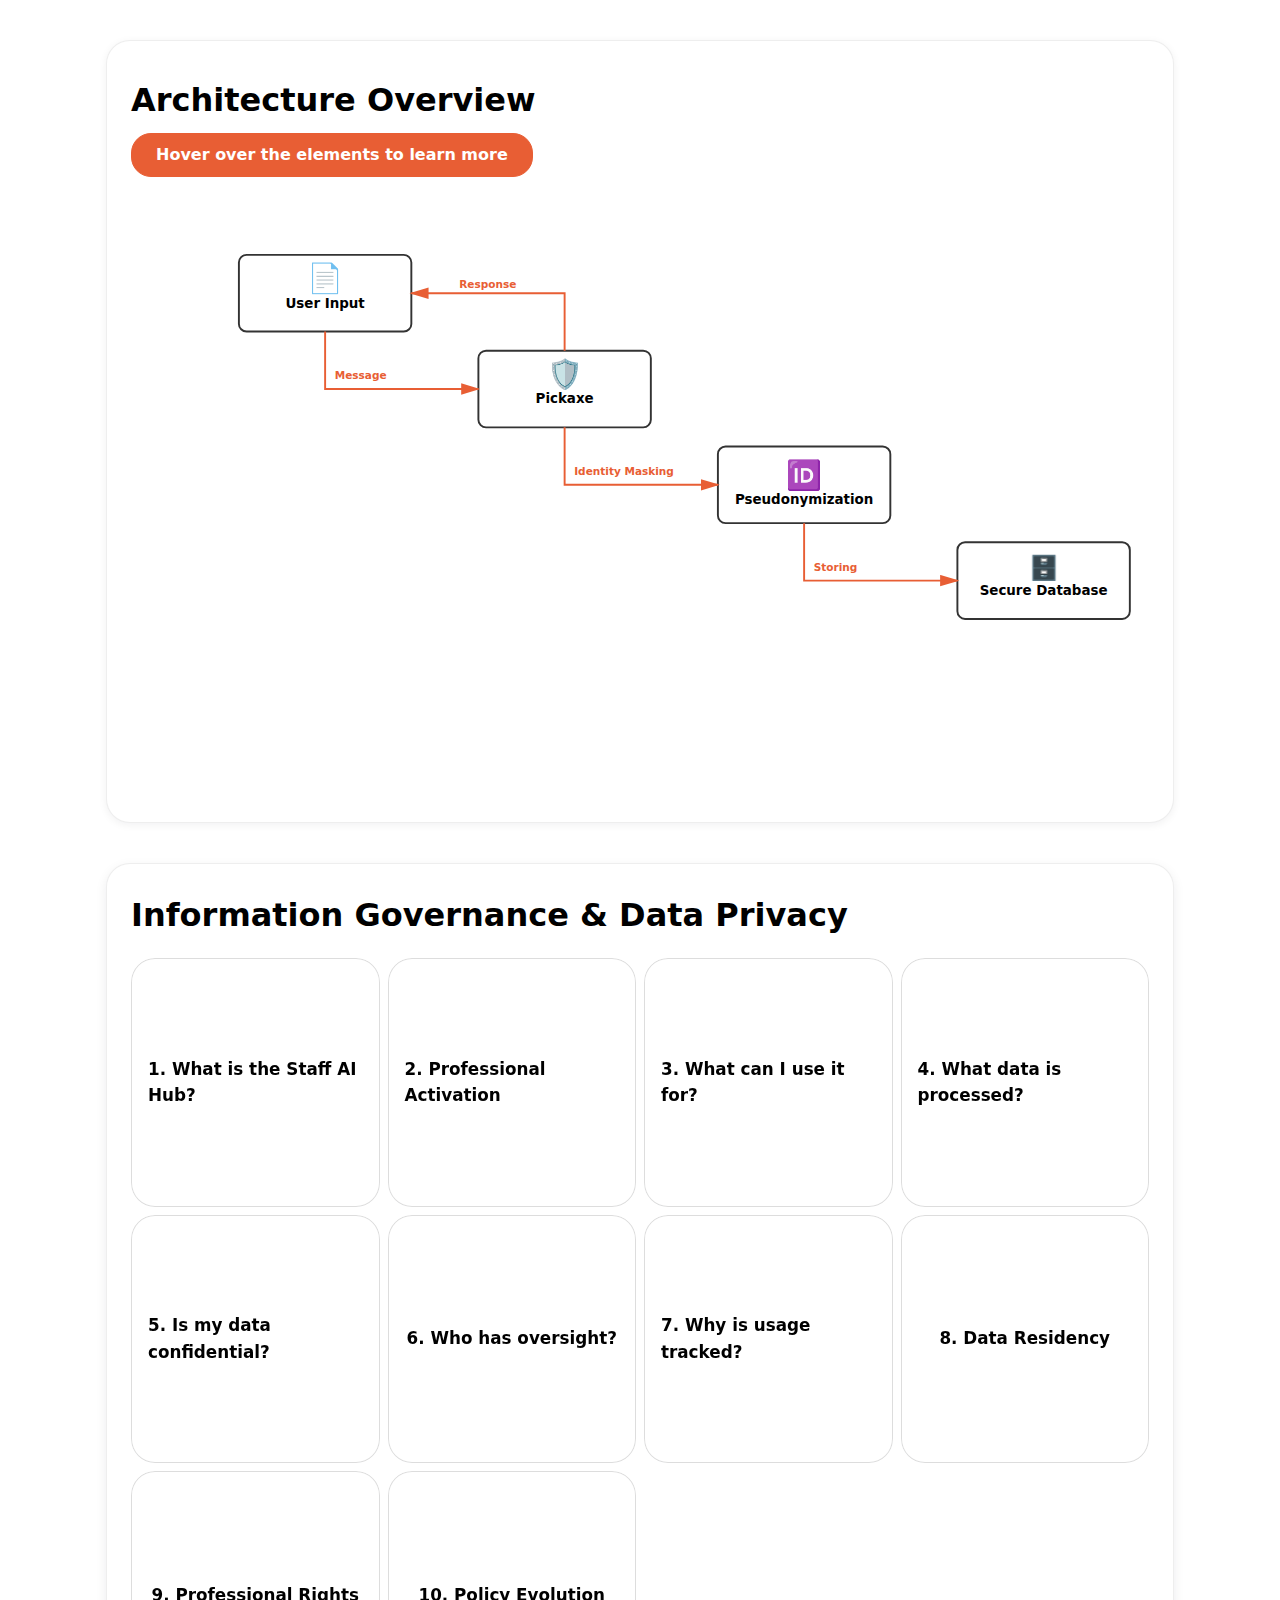
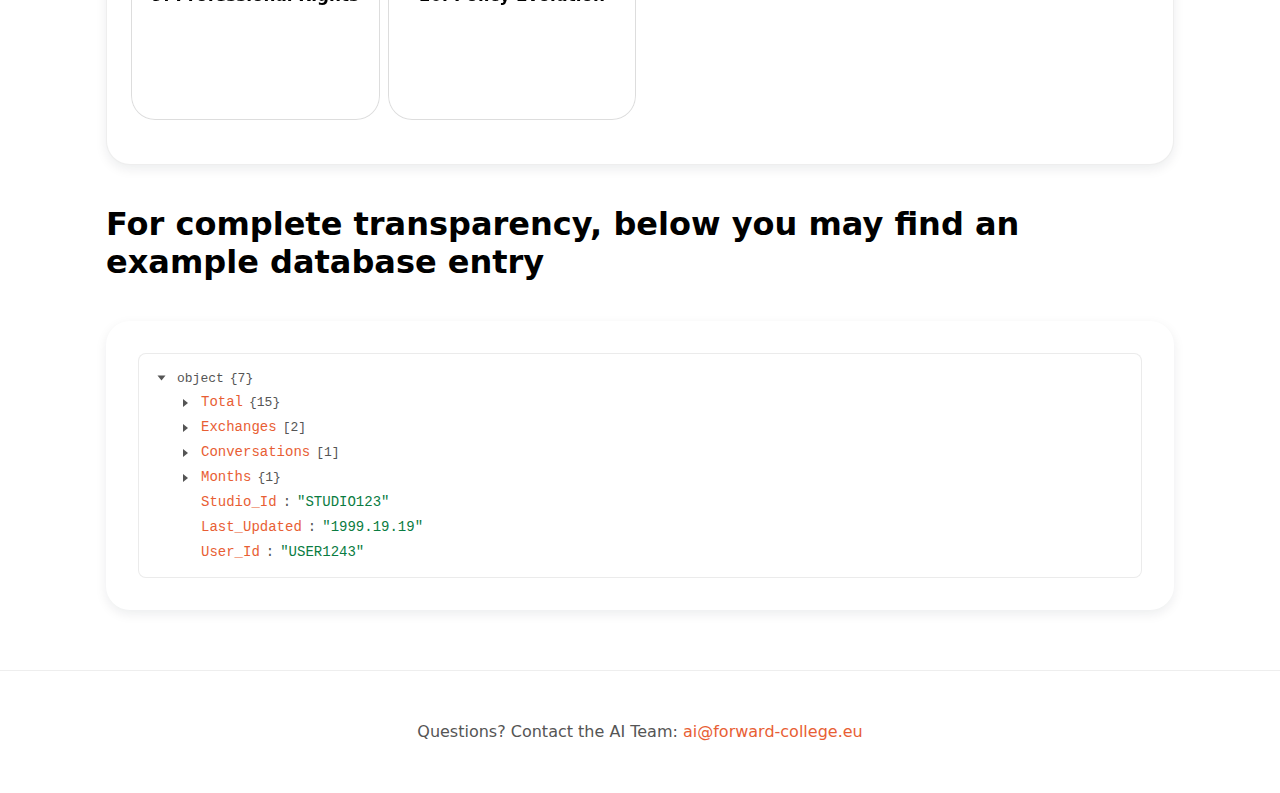
<file: trust_center/staff_trust_center.html>
<body>
<style>
   
    :root{
  --bg:white;
  --card:#ffffff;
  --accent:#e85e34;
  --fc-muted:#e85e34;
  --muted-accent:#ffa78e;
  --muted:#555;
  --normal:#000;
  --radius:24px;
}

*{box-sizing:border-box}

a {
  color: var(--accent);
  text-decoration: none;
  transition: opacity 0.2s ease;
}

a:hover {
  opacity: 0.8;
  text-decoration: underline;
}

body{
  font-family: Inter, 'Segoe UI', system-ui, Arial, sans-serif;
  margin: 0;
  background: var(--bg);
  color: #222;
  line-height: 1.6;
}
.site-header{
  min-height:calc(100vh - 80px);
  display:flex;
  align-items:center;
  justify-content:flex-start;
  padding:48px 16px;
  background-image:url("https://pickaxe.co/resources/images/studio-hero/pickaxe-light-hero.jpg"),linear-gradient(to right,rgba(255,255,255,0.9),transparent);
  background-position:left center;
  background-size:cover;
  background-blend-mode:overlay;
  background-color: rgba(255, 255, 255, 0.2);
  z-index: 1000;
}
.header-content{
  max-width:632px;
  display:flex;
  flex-direction:column;
  justify-content:center;
}
.site-header h1{
  margin:0 0 16px 0;
  font-size:56px;
  font-weight:600;
  line-height:5rem;
  color:#000;
}
.site-header p{
  margin:0 0 24px 0;
  font-size:16px;
  color:#000;
  line-height:1.6;
  width: 80%
}

/* Pickaxe Trustus: lock h1 appearance to avoid builder font overrides */
.pickaxe-trustus-h1 {
  font-family: Inter, 'Segoe UI', system-ui, Arial, sans-serif !important;
  font-weight: 700 !important;
  color: var(--normal);
  margin: 0 0 24px 0;
  line-height: 1.2;
  font-size: 2rem;
}
.header-button{
  display:flex;
  align-items:center;
  justify-content:center;
  gap:8px;
  padding:16px 32px;
  background-color:#000;
  color:#fff;
  border:1px solid #000;
  border-radius:var(--radius);
  font-weight:600;
  font-size:16px;
  cursor:pointer;
  width:fit-content;
  transition:opacity 300ms ease;
}
.header-button:hover{
  opacity:0.7;
}
.header-button:active{
  opacity:1;
}
.container{max-width:1100px;margin:18px auto;padding:0 16px}

/* Cards grid for desktop/tablet */
.cards-grid{
  display: grid;
  grid-template-columns: repeat(auto-fit, minmax(160px, 1fr));
  gap: 8px;
  margin-bottom: 12px;
  align-items: start;
}

.card{
  background: transparent;
  border-radius: var(--radius);
  width: 100%;
  aspect-ratio: 1/1;
  overflow: hidden;
  display: block;
  box-shadow: inset 0 0 10px rgba(0,0,0,0.05);
  transition: transform 0.2s ease, box-shadow 0.2s ease;
}

.card:hover {
  transform: translateY(-2px);
  box-shadow: 0 4px 12px rgba(0,0,0,0.1);
}

.card-inner{
  position: relative;
  inset: 0;
  width: 100%;
  height: 100%;
  transition: transform 0.6s ease;
  transform-style: preserve-3d;
}

.card:hover .card-inner,
.card:focus-within .card-inner{
  transform: rotateY(180deg);
}

.card-front,
.card-back{
  position: absolute;
  inset: 0;
  border-radius: var(--radius);
  backface-visibility: hidden;
  display: flex;
  align-items: center;
  justify-content: center;
  padding: 16px;
}

.card-front{
  box-shadow: 0 4px 10px rgba(20,30,60,0.06);
  border: 1px solid rgba(85, 85, 85, 0.2);
  background: white;
  transition: border-color 0.2s ease;
}

.card:hover .card-front {
  border-color: var(--accent);
}

.card-front h2{
  margin: 0;
  font-size: 1.05rem;
  color: var(--normal);
  font-weight: 600;
}

.card-back{
  background: white;
  border: 1px solid var(--fc-muted);
  transform: rotateY(180deg);
  box-shadow: 0 8px 20px rgba(20,30,60,0.08);
  color: var(--muted);
  text-align: justify;
}

.card-back p{
  margin: 0;
  font-size: 0.9rem;
  line-height: 1.6;
}

/* Mobile accordion */
.accordion{
  display: none;
  margin-bottom: 24px;
}

.accordion-form{
  display: flex;
  flex-direction: column;
  gap: 8px;
}

.accordion-form input[type="radio"]{
  display: none;
}

.accordion-form label{
  background: var(--card);
  padding: 14px 16px;
  border-radius: 12px;
  display: block;
  font-weight: 600;
  color: var(--accent);
  box-shadow: 0 2px 8px rgba(10,20,40,0.06);
  cursor: pointer;
  transition: all 0.2s ease;
  border: 1px solid rgba(85, 85, 85, 0.1);
}

.accordion-form label:hover {
  background: #f8f9fa;
  box-shadow: 0 4px 12px rgba(10,20,40,0.08);
  transform: translateY(-1px);
}

.accordion-form input[type="radio"]:checked + label {
  background: var(--accent);
  color: white;
  border-color: var(--accent);
}

.acc-panel{
  max-height: 0;
  overflow: hidden;
  background: transparent;
  padding: 0 16px;
  border-radius: 0 0 12px 12px;
  transition: max-height 0.4s ease;
  color: var(--muted);
}

.acc-panel p{
  margin: 12px 0;
  line-height: 1.6;
}

.accordion-form input[type="radio"]:checked + label + .acc-panel{
  max-height: 500px;
  padding: 16px;
  background: #fafafa;
}

/* Policy area */
.policy {
  margin: 40px 0;
}

.policy details{
  background: var(--card);
  padding: 20px 24px;
  box-shadow: 0 2px 8px rgba(10,20,40,0.06);
  border-radius: 12px;
  border: 1px solid rgba(85, 85, 85, 0.1);
  transition: all 0.2s ease;
}

.policy details:hover {
  box-shadow: 0 4px 12px rgba(10,20,40,0.08);
}

.policy summary{
  font-weight: 700;
  cursor: pointer;
  color: var(--normal);
  font-size: 1.1rem;
  padding: 8px 0;
  transition: color 0.2s ease;
}

.policy summary:hover {
  color: var(--accent);
}

.policy pre{
  white-space: pre-wrap;
  margin-top: 16px;
  color: var(--muted);
  font-size: 0.9rem;
  line-height: 1.6;
  padding: 16px;
  background: #f8f9fa;
  border-radius: 8px;
  border-left: 4px solid var(--accent);
  overflow-x: auto;
}

.site-footer{
  text-align: center;
  padding: 32px 16px;
  color: var(--muted);
  margin-top: 60px;
  border-top: 1px solid rgba(85, 85, 85, 0.1);
}

.site-footer a{
  color: var(--accent);
  text-decoration: none;
  transition: opacity 0.2s ease;
}

.site-footer a:hover {
  opacity: 0.8;
  text-decoration: underline;
}

/* Responsive rules */
/* Layout tuning for common breakpoints */
@media (min-width:1100px){
  /* let columns adapt and grow — cards will resize with the grid */
  .cards-grid{grid-template-columns:repeat(auto-fit,minmax(220px,1fr));gap:8px}
}
@media (min-width:700px) and (max-width:1099px){
  .cards-grid{grid-template-columns:repeat(auto-fit,minmax(160px,1fr));gap:6px}
}
@media (max-width:1024px){
  .site-header h1{
    font-size:48px;
    line-height:4rem;
  }
}
@media (max-width:899px){
  .site-header h1{
    font-size:28px;
    line-height:2rem;
  }
  .header-button{
    width:100%;
    min-height:48px;
  }
}
@media (max-width:768px){
  /* hide desktop cards, show mobile accordion */
  .cards-grid{display:none}
  .accordion{display:block}
  .container{padding:0 16px}
  
  .pickaxe-trustus-h1 {
    font-size: 1.35rem;
    margin-bottom: 16px;
  }
  
  .trust-chart {
    padding: 24px 16px;
  }
  
  .hover-cards {
    padding: 24px 16px;
  }
}

/* small touch affordance */
@media (hover:none){
  .card{cursor:default}
  .card-inner{transform:none !important}
}


/* Trust Chart / Flowchart Styles */
.trust-chart {
  padding: 40px 24px;
  text-align: left;
  background: var(--card);
  border-radius: var(--radius);
  box-shadow: 0 2px 8px rgba(10,20,40,0.06);
  position: relative;
  margin: 40px 0;
  border: 1px solid rgba(85, 85, 85, 0.1);
  transition: box-shadow 0.2s ease;
}

.trust-chart:hover {
  box-shadow: 0 4px 12px rgba(10, 20, 40, 0.08);
}

.hover-cards {
  padding: 32px 24px;
  margin: 40px 0;
  background: white;
  border-radius: var(--radius);
  box-shadow: 0 4px 12px rgba(10, 20, 40, 0.08);
  border: 1px solid rgba(85, 85, 85, 0.1);
}


.svg-pos{
  margin-left: 60px;
}

.trust-chart h2 {
  font-size: 1.8rem;
  margin-bottom: 30px;
  color: var(--normal);
}

.attention {
  font-size: 1rem;
  margin-top: -10px;
  margin-bottom: 30px;
  padding: 8px 24px;
  border: 1px solid var(--accent);
  border-radius: 20px;
  font-weight: 700;
  box-sizing: content-box;
  width: fit-content;
  background-color: var(--accent);
  color: white;
  display: inline-block;
  transition: all 0.2s ease;
}

.attention:hover {
  transform: translateY(-1px);
  box-shadow: 0 4px 12px rgba(232, 94, 52, 0.3);
}

/* Flow mobile (touch-friendly step list); shown only on phone */
.flow-mobile {
  display: none;
}

.flow-mobile .flow-step {
  margin-bottom: 8px;
}

/* Progressive reveal: only first step visible until user clicks through */
.flow-mobile .flow-step:not(:first-child) {
  display: none;
}

.flow-mobile .flow-step.revealed {
  display: block;
  animation: flowStepAppear 0.4s ease-out forwards;
}

@keyframes flowStepAppear {
  from {
    opacity: 0;
    transform: translateY(-12px);
  }
  to {
    opacity: 1;
    transform: translateY(0);
  }
}

/* Flow step card: left = accent (icon + title), right = description */
.flow-mobile .flow-step-inner {
  display: flex;
  min-height: 44px;
  border-radius: 12px;
  overflow: hidden;
  border: 1px solid rgba(232, 94, 52, 0.25);
  background: var(--card);
  cursor: pointer;
  transition: box-shadow 0.2s ease;
}

.flow-mobile .flow-step-inner:hover {
  box-shadow: 0 2px 12px rgba(10, 20, 40, 0.08);
}

.flow-mobile .flow-step-left {
  display: flex;
  flex-direction: column;
  align-items: center;
  justify-content: center;
  gap: 4px;
  padding: 14px 16px;
  min-width: 100px;
  width: 42%;
  background: var(--accent);
  color: white;
}

.flow-mobile .flow-step-left .flow-step-icon {
  font-size: 1.75rem;
  line-height: 1;
}

.flow-mobile .flow-step-left .flow-step-title {
  font-weight: 600;
  font-size: 0.9rem;
  text-align: center;
  line-height: 1.2;
}

.flow-mobile .flow-step-right {
  flex: 1;
  padding: 12px 14px;
  display: flex;
  align-items: center;
  font-size: 0.85rem;
  line-height: 1.45;
  color: var(--muted);
}

.flow-mobile .flow-step-desc {
  margin: 0;
}

.flow-mobile .flow-step-next {
  max-height: 0;
  overflow: hidden;
  transition: max-height 0.3s ease;
  padding-left: 16px;
}

.flow-mobile .flow-step.open .flow-step-next {
  max-height: 200px;
}

.flow-mobile .flow-step-next-inner {
  padding: 12px 16px 16px 44px;
  display: flex;
  align-items: center;
  gap: 8px;
  color: var(--accent);
  font-weight: 600;
  font-size: 0.95rem;
}

.flow-mobile .flow-step-next-inner .flow-arrow {
  color: var(--accent);
  font-size: 0.9rem;
}

/* Bobbing arrow under each step (hidden after step is opened); last step has no arrow */
.flow-step-bob-arrow {
  display: flex;
  justify-content: center;
  padding: 8px 0 4px;
  color: var(--accent);
  font-size: 1.1rem;
  animation: flowBob 1.2s ease-in-out infinite;
}

.flow-step.opened .flow-step-bob-arrow {
  animation: none;
  transform: translateY(0);
}

@keyframes flowBob {
  0%, 100% {
    transform: translateY(0);
  }
  50% {
    transform: translateY(6px);
  }
}

#mermaid-diagram {
  display: flex;
  justify-content: center;
  margin: 20px 0;
  background: white;
  padding: 24px;
  border-radius: var(--radius);
  box-shadow: 0 2px 8px rgba(0,0,0,0.06);
  border: 1px solid rgba(85, 85, 85, 0.1);
}

.mermaid {
  display: flex;
  justify-content: center;
}

.diagram-container {
  display: flex;
  justify-content: center;
  align-items: center;
  margin: 20px auto;
  background: white;
  padding: 24px;
  border-radius: var(--radius);
  box-shadow: 0 2px 8px rgba(0,0,0,0.06);
  border: 1px solid rgba(85, 85, 85, 0.1);
  max-width: 1100px;
}

.flowchart-svg {
  width: 100%;
  max-width: 1000px;
  height: auto;
}

.node-group {
  cursor: pointer;
  transition: all 0.3s ease;
}

.node-group:hover rect {
  fill: #f8f9fa;
  stroke: var(--accent);
  stroke-width: 3;
  filter: drop-shadow(0 4px 8px rgba(232, 94, 52, 0.2));
}

.node-group:hover text {
  font-weight: bold;
  fill: var(--accent);
}

/* also support programmatic hover (class toggled from JS) */
.node-group.hovered rect {
  fill: #f8f9fa;
  stroke: var(--accent);
  stroke-width: 3;
  filter: drop-shadow(0 4px 8px rgba(232, 94, 52, 0.2));
}

.node-group.hovered text {
  font-weight: bold;
  fill: var(--accent);
}

.svg-tooltip {
  position: fixed;
  background: white;
  border: 2px solid var(--accent);
  border-radius: 12px;
  padding: 16px 20px;
  font-size: 14px;
  line-height: 1.6;
  color: var(--normal);
  box-shadow: 0 8px 24px rgba(0,0,0,0.2);
  z-index: 1000;
  pointer-events: none;
  max-width: 320px;
  word-wrap: break-word;
  display: none;
  white-space: normal;
  animation: slideDown 0.3s ease-out;
  background: linear-gradient(to bottom, white, #fafafa);
}

.svg-tooltip::before {
  content: '';
  position: absolute;
  top: -10px;
  left: 50%;
  transform: translateX(-50%);
  width: 0;
  height: 0;
  border-left: 8px solid transparent;
  border-right: 8px solid transparent;
  border-bottom: 8px solid var(--accent);
}

[data-tooltip] {
  white-space: pre-line;
}




.svg-tooltip.visible {
  display: block;
}

@keyframes slideDown {
  from {
    opacity: 0;
    transform: translateY(-10px);
  }
  to {
    opacity: 1;
    transform: translateY(0);
  }
}

/* Responsive for smaller screens */
@media (max-width: 900px) {
  .trust-chart h2 {
    font-size: 1.4rem;
  }
  
  #mermaid-diagram {
    overflow-x: auto;
    padding: 16px;
  }
  
  .svg-pos {
    margin-left: 0;
    overflow-x: auto;
  }
  
  .flowchart-svg {
    min-width: 1000px;
  }
}

/* Database Entry Viewer Styles */
.database-entry-viewer {
  background: var(--card);
  border-radius: var(--radius);
  box-shadow: 0 4px 12px rgba(10, 20, 40, 0.08);
  padding: 32px;
  margin: 40px 0;
  max-width: 1100px;
}

.db-header {
  display: flex;
  justify-content: space-between;
  align-items: center;
  padding-bottom: 24px;
  border-bottom: 2px solid #f0f0f0;
  margin-bottom: 24px;
  flex-wrap: wrap;
  gap: 16px;
}

.db-user-info {
  display: flex;
  align-items: center;
  gap: 16px;
}

.db-avatar {
  width: 64px;
  height: 64px;
  border-radius: 50%;
  background: linear-gradient(135deg, var(--accent), var(--muted-accent));
  display: flex;
  align-items: center;
  justify-content: center;
  font-size: 32px;
  box-shadow: 0 4px 12px rgba(232, 94, 52, 0.2);
}

.db-user-id {
  margin: 0;
  font-size: 1.5rem;
  font-weight: 700;
  color: var(--normal);
}

.db-studio-id {
  margin: 4px 0 0 0;
  font-size: 0.9rem;
  color: var(--muted);
}

.db-last-updated {
  display: flex;
  flex-direction: column;
  align-items: flex-end;
  gap: 4px;
}

.db-label {
  font-size: 0.85rem;
  color: var(--muted);
  text-transform: uppercase;
  letter-spacing: 0.5px;
}

.db-value {
  font-size: 1rem;
  font-weight: 600;
  color: var(--normal);
}

.db-stats-grid {
  display: grid;
  grid-template-columns: repeat(auto-fit, minmax(200px, 1fr));
  gap: 16px;
  margin-bottom: 24px;
}

.db-stat-card {
  background: linear-gradient(135deg, #f8f9fa, #ffffff);
  border: 1px solid #e0e0e0;
  border-radius: 12px;
  padding: 20px;
  display: flex;
  align-items: center;
  gap: 16px;
  transition: all 0.3s ease;
}

.db-stat-card:hover {
  transform: translateY(-2px);
  box-shadow: 0 4px 12px rgba(0, 0, 0, 0.1);
  border-color: var(--accent);
}

.db-stat-icon {
  font-size: 2rem;
  width: 60px;
  height: 60px;
  display: flex;
  align-items: center;
  justify-content: center;
  background: rgba(232, 94, 52, 0.1);
  border-radius: 12px;
}

.db-stat-content {
  flex: 1;
}

.db-stat-value {
  font-size: 2rem;
  font-weight: 700;
  color: var(--accent);
  line-height: 1;
  margin-bottom: 4px;
}

.db-stat-label {
  font-size: 0.9rem;
  color: var(--muted);
}

.db-section {
  margin-bottom: 16px;
  border: 1px solid #e0e0e0;
  border-radius: 12px;
  overflow: hidden;
  background: #fafafa;
}

.db-section-toggle {
  width: 100%;
  background: white;
  border: none;
  padding: 20px 24px;
  display: flex;
  align-items: center;
  gap: 12px;
  cursor: pointer;
  transition: all 0.2s ease;
  text-align: left;
  font-size: 1.1rem;
  font-weight: 600;
  color: var(--normal);
}

.db-section-toggle:hover {
  background: #f8f9fa;
}

.db-section-toggle.active {
  background: var(--accent);
  color: white;
}

.db-section-toggle.active .db-section-arrow {
  transform: rotate(180deg);
}

.db-section-icon {
  font-size: 1.5rem;
}

.db-section-title {
  flex: 1;
}

.db-section-arrow {
  transition: transform 0.3s ease;
  font-size: 0.9rem;
}

.db-section-content {
  max-height: 0;
  overflow: hidden;
  transition: max-height 0.4s ease;
  background: white;
}

.db-section-content.open {
  max-height: 2000px;
  padding: 24px;
}

.db-metrics-grid {
  display: grid;
  grid-template-columns: repeat(auto-fit, minmax(180px, 1fr));
  gap: 16px;
  margin-bottom: 24px;
}

.db-metric-item {
  display: flex;
  flex-direction: column;
  padding: 16px;
  background: #f8f9fa;
  border-radius: 8px;
  border-left: 4px solid var(--accent);
}

.db-metric-item.highlight {
  background: linear-gradient(135deg, rgba(232, 94, 52, 0.1), rgba(255, 167, 142, 0.1));
  border-left-color: var(--accent);
}

.db-metric-label {
  font-size: 0.85rem;
  color: var(--muted);
  margin-bottom: 8px;
  text-transform: uppercase;
  letter-spacing: 0.5px;
}

.db-metric-value {
  font-size: 1.5rem;
  font-weight: 700;
  color: var(--accent);
}

.db-subsection {
  margin-bottom: 32px;
}

.db-subsection:last-child {
  margin-bottom: 0;
}

.db-subsection-title {
  font-size: 1.1rem;
  font-weight: 600;
  color: var(--normal);
  margin: 0 0 16px 0;
}

.db-subsection-desc {
  font-size: 0.9rem;
  color: var(--muted);
  margin: 8px 0 0 0;
}

.db-progress-container {
  background: #e0e0e0;
  border-radius: 12px;
  height: 32px;
  position: relative;
  overflow: hidden;
  margin-bottom: 8px;
}

.db-progress-bar {
  background: linear-gradient(90deg, var(--accent), var(--muted-accent));
  height: 100%;
  border-radius: 12px;
  display: flex;
  align-items: center;
  justify-content: center;
  transition: width 0.6s ease;
}

.db-progress-value {
  color: white;
  font-weight: 700;
  font-size: 0.9rem;
}

.db-tag-list {
  display: flex;
  flex-wrap: wrap;
  gap: 8px;
}

.db-tag {
  background: rgba(232, 94, 52, 0.1);
  color: var(--accent);
  padding: 8px 16px;
  border-radius: 20px;
  font-size: 0.9rem;
  font-weight: 600;
  border: 1px solid rgba(232, 94, 52, 0.2);
}

.db-assistance-grid {
  display: flex;
  flex-direction: column;
  gap: 12px;
}

.db-assistance-item {
  display: flex;
  align-items: center;
  gap: 16px;
}

.db-assistance-label {
  min-width: 140px;
  font-size: 0.9rem;
  color: var(--muted);
  font-weight: 500;
}

.db-bar-chart {
  flex: 1;
  background: #e0e0e0;
  border-radius: 8px;
  height: 28px;
  position: relative;
  overflow: hidden;
}

.db-bar {
  background: linear-gradient(90deg, var(--accent), var(--muted-accent));
  height: 100%;
  display: flex;
  align-items: center;
  justify-content: flex-end;
  padding-right: 8px;
  color: white;
  font-weight: 600;
  font-size: 0.85rem;
  transition: width 0.6s ease;
}

.db-distribution {
  display: flex;
  flex-direction: column;
  gap: 12px;
}

.db-dist-item {
  display: flex;
  align-items: center;
  gap: 16px;
}

.db-dist-label {
  min-width: 80px;
  font-size: 0.9rem;
  font-weight: 600;
  color: var(--normal);
}

.db-dist-bar {
  flex: 1;
  background: #e0e0e0;
  border-radius: 8px;
  height: 32px;
  position: relative;
  overflow: hidden;
}

.db-dist-fill {
  height: 100%;
  display: flex;
  align-items: center;
  padding-left: 12px;
  color: white;
  font-weight: 600;
  font-size: 0.9rem;
  transition: width 0.6s ease;
}

.db-dist-fill.medium {
  background: linear-gradient(90deg, #4CAF50, #66BB6A);
}

.db-dist-fill.high {
  background: linear-gradient(90deg, #2196F3, #42A5F5);
}

.db-dist-fill.low {
  background: linear-gradient(90deg, #FF9800, #FFB74D);
}

.db-tool-list {
  display: flex;
  flex-direction: column;
  gap: 12px;
}

.db-tool-item {
  display: flex;
  justify-content: space-between;
  align-items: center;
  padding: 16px;
  background: #f8f9fa;
  border-radius: 8px;
  border-left: 4px solid var(--accent);
}

.db-tool-name {
  font-weight: 600;
  color: var(--normal);
}

.db-tool-count {
  color: var(--muted);
  font-size: 0.9rem;
}

.db-model-item {
  display: flex;
  justify-content: space-between;
  align-items: center;
  padding: 16px;
  background: #f8f9fa;
  border-radius: 8px;
  border-left: 4px solid var(--accent);
}

.db-model-name {
  font-family: 'Courier New', monospace;
  font-weight: 600;
  color: var(--normal);
}

.db-model-count {
  color: var(--muted);
  font-size: 0.9rem;
}

.db-env-grid {
  display: grid;
  grid-template-columns: repeat(auto-fit, minmax(250px, 1fr));
  gap: 20px;
}

.db-env-card {
  background: linear-gradient(135deg, #f8f9fa, #ffffff);
  border: 1px solid #e0e0e0;
  border-radius: 12px;
  padding: 24px;
  display: flex;
  align-items: center;
  gap: 20px;
}

.db-env-icon {
  font-size: 3rem;
  width: 80px;
  height: 80px;
  display: flex;
  align-items: center;
  justify-content: center;
  background: rgba(76, 175, 80, 0.1);
  border-radius: 50%;
}

.db-env-content {
  flex: 1;
}

.db-env-value {
  font-size: 1.8rem;
  font-weight: 700;
  color: #4CAF50;
  margin-bottom: 4px;
}

.db-env-label {
  font-size: 1rem;
  font-weight: 600;
  color: var(--normal);
  margin-bottom: 4px;
}

.db-env-desc {
  font-size: 0.85rem;
  color: var(--muted);
}

.db-timeline {
  position: relative;
  padding-left: 32px;
}

.db-timeline::before {
  content: '';
  position: absolute;
  left: 11px;
  top: 0;
  bottom: 0;
  width: 2px;
  background: #e0e0e0;
}

.db-timeline-item {
  position: relative;
  margin-bottom: 24px;
  display: flex;
  align-items: flex-start;
  gap: 16px;
}

.db-timeline-item:last-child {
  margin-bottom: 0;
}

.db-timeline-dot {
  position: absolute;
  left: -21px;
  width: 20px;
  height: 20px;
  border-radius: 50%;
  background: var(--accent);
  border: 4px solid white;
  box-shadow: 0 2px 8px rgba(0, 0, 0, 0.1);
}

.db-timeline-content {
  flex: 1;
  padding: 12px 16px;
  background: #f8f9fa;
  border-radius: 8px;
  border-left: 3px solid var(--accent);
}

.db-timeline-time {
  font-size: 1rem;
  font-weight: 600;
  color: var(--normal);
  margin-bottom: 4px;
}

.db-timeline-date {
  font-size: 0.85rem;
  color: var(--muted);
}

.db-id-list {
  display: flex;
  flex-direction: column;
  gap: 8px;
}

.db-id-item {
  display: block;
  padding: 12px 16px;
  background: #f8f9fa;
  border-radius: 6px;
  font-family: 'Courier New', monospace;
  font-size: 0.9rem;
  color: var(--normal);
  border: 1px solid #e0e0e0;
}

.db-footer-note {
  margin-top: 32px;
  padding: 20px;
  background: rgba(232, 94, 52, 0.05);
  border-left: 4px solid var(--accent);
  border-radius: 8px;
}

.db-footer-note p {
  margin: 0;
  color: var(--muted);
  line-height: 1.6;
}

.db-footer-note strong {
  color: var(--normal);
}

/* JSON tree viewer (second database-entry-viewer) */
.database-entry-viewer--json-tree .json-tree {
  font-family: ui-monospace, 'Cascadia Code', 'Source Code Pro', Menlo, Consolas, monospace;
  font-size: 14px;
  line-height: 1.5;
  color: var(--normal);
}

.database-entry-viewer--json-tree .json-tree-inner {
  border: 1px solid rgba(0, 0, 0, 0.08);
  border-radius: 8px;
  padding: 12px 0;
  background: var(--card);
}

.database-entry-viewer--json-tree .json-tree-row {
  display: flex;
  align-items: center;
  gap: 6px;
  padding: 2px 12px;
  min-height: 24px;
}

.database-entry-viewer--json-tree .json-tree-row[data-depth="0"] {
  margin-left: 0;
}

.database-entry-viewer--json-tree .json-tree-row[data-depth="1"] {
  margin-left: 24px;
}

.database-entry-viewer--json-tree .json-tree-row[data-depth="2"] {
  margin-left: 48px;
}

.database-entry-viewer--json-tree .json-tree-row:hover {
  background: rgba(0, 0, 0, 0.03);
}

.database-entry-viewer--json-tree .json-tree-btn {
  width: 20px;
  height: 20px;
  padding: 0;
  border: none;
  background: transparent;
  cursor: pointer;
  flex-shrink: 0;
  display: flex;
  align-items: center;
  justify-content: center;
}

.database-entry-viewer--json-tree .json-tree-btn::before {
  content: '';
  width: 0;
  height: 0;
  border-left: 5px solid var(--muted);
  border-top: 4px solid transparent;
  border-bottom: 4px solid transparent;
  transition: transform 0.15s ease;
}

.database-entry-viewer--json-tree .json-tree-btn.json-tree-expanded::before {
  transform: rotate(90deg);
}

.database-entry-viewer--json-tree .json-tree-btn.json-tree-invisible {
  visibility: hidden;
  pointer-events: none;
}

.database-entry-viewer--json-tree .json-tree-type {
  color: var(--muted);
  font-size: 13px;
}

.database-entry-viewer--json-tree .json-tree-field,
.database-entry-viewer--json-tree .json-tree-index {
  color: var(--accent);
  font-weight: 500;
}

.database-entry-viewer--json-tree .json-tree-sep {
  color: var(--muted);
}

.database-entry-viewer--json-tree .json-tree-value.json-tree-string {
  color: #0a7c42;
}

.database-entry-viewer--json-tree .json-tree-value.json-tree-number {
  color: #1a1a9e;
}

.database-entry-viewer--json-tree .json-tree-preview {
  color: var(--muted);
  font-size: 13px;
}

.database-entry-viewer--json-tree .json-tree-children {
  display: block;
}

.database-entry-viewer--json-tree .json-tree-row.json-tree-expandable + .json-tree-children {
  display: none;
}

.database-entry-viewer--json-tree .json-tree-row.json-tree-expanded + .json-tree-children {
  display: block;
}

/* Responsive adjustments (phone) */
@media (max-width: 768px) {
  .container {
    padding: 0 12px;
  }

  .site-header {
    padding: 32px 12px;
    min-height: auto;
  }

  .site-header h1 {
    font-size: 1.75rem;
    line-height: 1.3;
  }

  .header-content {
    max-width: 100%;
  }

  .trust-chart .svg-container {
    display: none;
  }

  .trust-chart .attention {
    display: none;
  }

  .flow-mobile {
    display: block;
  }

  .accordion-form label {
    padding: 14px 16px;
    min-height: 44px;
    font-size: 0.95rem;
  }

  .acc-panel {
    padding: 0 16px;
  }

  .database-entry-viewer {
    padding: 20px 16px;
    margin: 24px 0;
  }

  .db-header {
    flex-direction: column;
    align-items: flex-start;
  }

  .db-last-updated {
    align-items: flex-start;
  }

  .db-stats-grid {
    grid-template-columns: repeat(2, 1fr);
  }

  .db-metrics-grid {
    grid-template-columns: 1fr;
  }

  .db-env-grid {
    grid-template-columns: 1fr;
  }

  .db-section-toggle {
    min-height: 44px;
    padding: 12px 16px;
  }

  .database-entry-viewer--json-tree .json-tree {
    font-size: 13px;
  }

  .database-entry-viewer--json-tree .json-tree-inner {
    padding: 8px 0;
  }

  .database-entry-viewer--json-tree .json-tree-row {
    padding: 2px 8px;
  }

  .database-entry-viewer--json-tree .json-tree-row[data-depth="1"] {
    margin-left: 16px;
  }

  .database-entry-viewer--json-tree .json-tree-row[data-depth="2"] {
    margin-left: 32px;
  }

  .site-footer {
    padding: 24px 16px;
    font-size: 0.9rem;
  }
}


  </style>
  <main class="container">
    <!-- Data Flow Diagram -->
     
    <section class="trust-chart">
    <h1 class="pickaxe-trustus-h1">Architecture Overview</h1>
    <div class="flow-mobile" aria-label="Data flow steps">
      <div class="flow-step">
        <div class="flow-step-inner" role="button" tabindex="0">
          <div class="flow-step-left">
            <span class="flow-step-icon" aria-hidden="true">📄</span>
            <span class="flow-step-title">User Input</span>
          </div>
          <div class="flow-step-right"><p class="flow-step-desc">Interface for staff queries, uploads, and forms. All inputs are confidential.</p></div>
        </div>
        <div class="flow-step-bob-arrow" aria-hidden="true">▼</div>
        <div class="flow-step-next"><div class="flow-step-next-inner"><span class="flow-arrow">▼</span> Next: Pickaxe</div></div>
      </div>
      <div class="flow-step">
        <div class="flow-step-inner" role="button" tabindex="0">
          <div class="flow-step-left">
            <span class="flow-step-icon" aria-hidden="true">🛡️</span>
            <span class="flow-step-title">Pickaxe</span>
          </div>
          <div class="flow-step-right"><p class="flow-step-desc">Your data is not used for model training. Your intellectual property stays secure.</p></div>
        </div>
        <div class="flow-step-bob-arrow" aria-hidden="true">▼</div>
        <div class="flow-step-next"><div class="flow-step-next-inner"><span class="flow-arrow">▼</span> Next: Pseudonymization</div></div>
      </div>
      <div class="flow-step">
        <div class="flow-step-inner" role="button" tabindex="0">
          <div class="flow-step-left">
            <span class="flow-step-icon" aria-hidden="true">🆔</span>
            <span class="flow-step-title">Pseudonymization</span>
          </div>
          <div class="flow-step-right"><p class="flow-step-desc">Identity is decoupled from session data; accounts use internal IDs for analytics without exposing who you are.</p></div>
        </div>
        <div class="flow-step-bob-arrow" aria-hidden="true">▼</div>
        <div class="flow-step-next"><div class="flow-step-next-inner"><span class="flow-arrow">▼</span> Next: Secure Database</div></div>
      </div>
      <div class="flow-step">
        <div class="flow-step-inner" role="button" tabindex="0">
          <div class="flow-step-left">
            <span class="flow-step-icon" aria-hidden="true">🗄️</span>
            <span class="flow-step-title">Secure Database</span>
          </div>
          <div class="flow-step-right"><p class="flow-step-desc">Encrypted storage; access limited to three administrators. Only metrics logged; conversations not stored.</p></div>
        </div>
        <div class="flow-step-next"><div class="flow-step-next-inner"><span class="flow-arrow">▼</span> End</div></div>
      </div>
    </div>
     <p class="attention">Hover over the elements to learn more</p>
      <!-- SVG placed directly in the section at its original size -->
       <div class="svg-container">
        <div class="svg-pos">
      <svg id="flowchart-svg" xmlns="http://www.w3.org/2000/svg" viewBox="0 0 1000 600" width="1000" height="600" class="flowchart-svg">
  <g class="node-group" data-tooltip="The primary interface for staff queries, document uploads, and structured form data. All inputs are treated as confidential institutional data. <br><br><strong>Example:</strong> I'm John Doe drafting a curriculum for the PS1234 class.">
    <rect x="50" y="50" width="180" height="80" rx="8" fill="white" stroke="#333" stroke-width="2"/>
    <text x="140" y="85" text-anchor="middle" font-size="30" font-weight="bold">📄</text>          
    <text x="140" y="105" text-anchor="middle" font-size="14" font-weight="bold">User Input</text>
  </g>
  
  <g class="node-group" data-tooltip="Unlike consumer AI, our agreements with Pickaxe prohibits the use of your data for model training. Your intellectual property remains secure.">
    <rect x="300" y="150" width="180" height="80" rx="8" fill="white" stroke="#333" stroke-width="2"/>
    <text x="390" y="185" text-anchor="middle" font-size="30" font-weight="bold">🛡️</text>          
    <text x="390" y="205" text-anchor="middle" font-size="14" font-weight="bold">Pickaxe</text>          
  </g>

  <g class="node-group" data-tooltip="<strong>Identity Decoupling:</strong> Personal identifying information is separated from session data. Accounts are mapped to unique internal IDs (e.g., USER1234) to allow for analytics without exposing individual identities to the processing layer.">
    <rect x="550" y="250" width="180" height="80" rx="8" fill="white" stroke="#333" stroke-width="2"/>
    <text x="640" y="290" text-anchor="middle" font-size="30" font-weight="bold">🆔</text>          
    <text x="640" y="310" text-anchor="middle" font-size="14" font-weight="bold">Pseudonymization</text>
  </g>
  
  <g class="node-group" data-tooltip="Encrypted storage with access limited to three designated AI System Administrators for auditing. Only general metrics (number of exchanges, AI-assistance category) is logged. Staff conversations are neither saved nor processed further.<br><br>Fellows, general staff, and leadership tiers do NOT have access to these raw logs.">
    <rect x="800" y="350" width="180" height="80" rx="8" fill="white" stroke="#333" stroke-width="2"/>
    <text x="890" y="385" text-anchor="middle" font-size="25" font-weight="bold">🗄️</text>          
    <text x="890" y="405" text-anchor="middle" font-size="14" font-weight="bold">Secure Database</text>
  </g>
  
  <path d="M 140 130 L 140 190 L 300 190" stroke="#e85e34" stroke-width="2" fill="none" marker-end="url(#arrowhead)"/>
  <text x="150" y="180" font-size="11" fill="#e85e34" font-weight="bold">Message</text>
  
  <path d="M 390 230 L 390 290 L 550 290" stroke="#e85e34" stroke-width="2" fill="none" marker-end="url(#arrowhead)"/>
  <text x="400" y="280" font-size="11" fill="#e85e34" font-weight="bold">Identity Masking</text>
  
  <path d="M 640 330 L 640 390 L 800 390" stroke="#e85e34" stroke-width="2" fill="none" marker-end="url(#arrowhead)"/>
  <text x="650" y="380" font-size="11" fill="#e85e34" font-weight="bold">Storing</text>

  <path d="M 390 150 L 390 90 L 230 90" stroke="#e85e34" stroke-width="2" fill="none" marker-end="url(#arrowhead)"/>
  <text x="280" y="85" font-size="11" fill="#e85e34" font-weight="bold">Response</text>

  <defs>
    <marker id="arrowhead" markerWidth="10" markerHeight="10" refX="9" refY="3" orient="auto">
      <polygon points="0 0, 10 3, 0 6" fill="#e85e34"/>
    </marker>
  </defs>
</svg>
        <!-- Tooltip container -->
        <div id="svg-tooltip" class="svg-tooltip"></div>
      <!-- end trust-chart svg -->
       </div>
       </div>
     </section>

 <section class="hover-cards" aria-label="Staff Data Governance & Privacy">
  <h1 class="pickaxe-trustus-h1">Information Governance & Data Privacy</h1>
  <div class="cards-grid">
    
    <article class="card" tabindex="0">
      <div class="card-inner">
        <div class="card-front">
          <h2>1. What is the Staff AI Hub?</h2>
        </div>
        <div class="card-back">
          <p>It is the institution's secure gateway to enterprise-grade AI. It provides faculty and staff with protected access to advanced models (GPT-4o, Claude) for administrative and academic productivity.</p>
        </div>
      </div>
    </article>

    <article class="card" tabindex="0">
      <div class="card-inner">
        <div class="card-front">
          <h2>2. Professional Activation</h2>
        </div>
        <div class="card-back">
          <p>Upon review of the AI Governance & Usage Agreement, your account is provisioned. This ensures all staff are aligned on the ethical and secure use of AI within our professional framework.</p>
        </div>
      </div>
    </article>

    <article class="card" tabindex="0">
      <div class="card-inner">
        <div class="card-front">
          <h2>3. What can I use it for?</h2>
        </div>
        <div class="card-back">
          <p>Use it for curriculum design, administrative drafting, and research assistance. Usage must comply with institutional data handling policies and professional codes of conduct.</p>
        </div>
      </div>
    </article>

    <article class="card" tabindex="0">
      <div class="card-inner">
        <div class="card-front">
          <h2>4. What data is processed?</h2>
        </div>
        <div class="card-back">
          <p>We process your staff credentials, the tools used, and timing of requests. Unlike students, your actual message content is treated as ephemeral and is not logged in our long-term database.</p>
        </div>
      </div>
    </article>

    <article class="card" tabindex="0">
      <div class="card-inner">
        <div class="card-front">
          <h2>5. Is my data confidential?</h2>
        </div>
        <div class="card-back">
          <p>Yes. Our Enterprise API agreements strictly prohibit providers from using your data to train their models. Your prompts and intellectual property remain isolated within our secure instance.</p>
        </div>
      </div>
    </article>

    <article class="card" tabindex="0">
      <div class="card-inner">
        <div class="card-front">
          <h2>6. Who has oversight?</h2>
        </div>
        <div class="card-back">
          <p>Access is restricted to three AI System Administrators bound by confidentiality. Leadership and colleagues do not have access to your individual usage metadata or session history.</p>
        </div>
      </div>
    </article>

    <article class="card" tabindex="0">
      <div class="card-inner">
        <div class="card-front">
          <h2>7. Why is usage tracked?</h2>
        </div>
        <div class="card-back">
          <p>Aggregated metrics (not content) allow the college to monitor resource allocation, system performance, and the environmental impact (CO2/Water) of AI across different departments.</p>
        </div>
      </div>
    </article>

    <article class="card" tabindex="0">
      <div class="card-inner">
        <div class="card-front">
          <h2>8. Data Residency</h2>
        </div>
        <div class="card-back">
          <p>All processing occurs on secure, GDPR-compliant servers based in Europe. We maintain strict protocols to ensure institutional interactions remain within a sovereign digital environment.</p>
        </div>
      </div>
    </article>

    <article class="card" tabindex="0">
      <div class="card-inner">
        <div class="card-front"> 
          <h2>9. Professional Rights</h2>
        </div>
        <div class="card-back">
          <p>You maintain full rights to access your metadata or request account deletion. For any governance-related queries, please contact <a href="mailto:ai@forward-college.eu">ai@forward-college.eu</a>.</p>
        </div>
      </div>
    </article>

    <article class="card" tabindex="0">
      <div class="card-inner">
        <div class="card-front">
          <h2>10. Policy Evolution</h2>
        </div>
        <div class="card-back">
          <p>Updates to the AI Governance Framework are communicated via official staff briefings. The latest Data Protection Impact Assessment (DPIA) is always accessible via the Hub.</p>
        </div>
      </div>
    </article>

  </div>
</section>

    <!-- Mobile: Accordion (touch-friendly) -->
<section class="accordion" aria-label="Staff Data Governance & Privacy (Mobile)">
  <form class="accordion-form" aria-hidden="true">
    
    <input type="radio" name="acc" id="acc1" checked>
    <label for="acc1">1. What is the Staff AI Hub?</label>
    <div class="acc-panel">
      <p>It is the institution's secure gateway to enterprise-grade AI. It provides faculty and staff with access to advanced models (GPT-4o, Claude, etc.) within a protected environment, ensuring departmental data is never leaked to public training sets.</p>
    </div>

    <input type="radio" name="acc" id="acc2">
    <label for="acc2">2. What comes with activating my account?</label>
    <div class="acc-panel">
      <p>Staff must review and sign the <strong>AI Data Governance Agreement</strong>. This ensures all users are aligned on the professional, ethical, and secure use of AI tools within our institutional framework.</p>
    </div>

    <input type="radio" name="acc" id="acc3">
    <label for="acc3">3. What are the approved use cases?</label>
    <div class="acc-panel">
      <p>The Hub is designed for administrative efficiency, curriculum development, research assistance, and drafting feedback. It should be used in alignment with our institutional data handling and IP policies.</p>
    </div>

    <input type="radio" name="acc" id="acc4">
    <label for="acc4">4. How is my privacy handled?</label>
    <div class="acc-panel">
      <p>Privacy is heightened for staff: <strong>the content of your messages and prompts is not stored in our long-term database.</strong> We only track high-level metadata (e.g., number of exchanges) for institutional impact reporting.</p>
    </div>

    <input type="radio" name="acc" id="acc5">
    <label for="acc5">5. Is my data used to train AI models?</label>
    <div class="acc-panel">
      <p><strong>No.</strong> We use Enterprise API agreements. Unlike consumer versions of AI, providers (OpenAI, Google, etc.) are contractually prohibited from using any data processed through our Hub to train their models.</p>
    </div>

    <input type="radio" name="acc" id="acc6">
    <label for="acc6">6. Who has oversight of my activity?</label>
    <div class="acc-panel">
      <p>Oversight is limited to three designated AI System Administrators for system auditing. Individual message content is not accessible to colleagues, leadership, or the AI team, as it is not retained in the raw logs.</p>
    </div>

    <input type="radio" name="acc" id="acc7">
    <label for="acc7">7. Why is usage data tracked?</label>
    <div class="acc-panel">
      <p>Aggregated metrics (not content) help us understand system utility, manage resource allocation, and measure our environmental footprint (CO2 and water usage) per department.</p>
    </div>

    <input type="radio" name="acc" id="acc8">
    <label for="acc8">8. How and where is data processed?</label>
    <div class="acc-panel">
      <p>The Hub operates on secure, GDPR-compliant servers within Europe. While session metadata is kept for auditing, your professional prompts are treated as ephemeral and are not archived.</p>
    </div>

    <input type="radio" name="acc" id="acc9">
    <label for="acc9">9. What control do I have?</label>
    <div class="acc-panel">
      <p>You have the right to access your usage metrics or request a summary of your account metadata. For inquiries regarding data governance, contact the team at <a href="mailto:ai@forward-college.eu">ai@forward-college.eu</a>.</p>
    </div>

    <input type="radio" name="acc" id="acc10">
    <label for="acc10">10. How are policy changes managed?</label>
    <div class="acc-panel">
      <p>Significant updates to the AI Governance Framework are communicated via official staff briefings. The latest version of our Data Protection Impact Assessment (DPIA) is always available on the Hub.</p>
    </div>

  </form>
</section>
    
    <h1 class="pickaxe-trustus-h1">For complete transparency, below you may find an example database entry</h1>
    


    <section class="database-entry-viewer database-entry-viewer--json-tree">
      <div class="json-tree">
        <div class="json-tree-inner">
          <div class="json-tree-row json-tree-expandable json-tree-expanded" data-depth="0">
            <button type="button" class="json-tree-btn json-tree-expanded" title="Click to expand/collapse"></button>
            <span class="json-tree-type">object</span>
            <span class="json-tree-preview" title="object containing 7 items">{7}</span>
          </div>
          <div class="json-tree-children">
            <div class="json-tree-row json-tree-expandable json-tree-collapsed" data-depth="1">
              <button type="button" class="json-tree-btn json-tree-collapsed" title="Click to expand/collapse"></button>
              <span class="json-tree-field">Total</span>
              <span class="json-tree-preview" title="object containing 15 items">{15}</span>
            </div>
            <div class="json-tree-children">
              <div class="json-tree-row" data-depth="2">
                <button type="button" class="json-tree-btn json-tree-invisible"></button>
                <span class="json-tree-field">Exchanges</span>
                <span class="json-tree-sep">:</span>
                <span class="json-tree-value json-tree-number">15</span>
              </div>
              <div class="json-tree-row" data-depth="2">
                <button type="button" class="json-tree-btn json-tree-invisible"></button>
                <span class="json-tree-field">Conversations</span>
                <span class="json-tree-sep">:</span>
                <span class="json-tree-value json-tree-number">3</span>
              </div>
            </div>
            <div class="json-tree-row json-tree-expandable json-tree-collapsed" data-depth="1">
              <button type="button" class="json-tree-btn json-tree-collapsed" title="Click to expand/collapse"></button>
              <span class="json-tree-field">Exchanges</span>
              <span class="json-tree-preview" title="array containing 2 items">[2]</span>
            </div>
            <div class="json-tree-children">
              <div class="json-tree-row" data-depth="2">
                <button type="button" class="json-tree-btn json-tree-invisible"></button>
                <span class="json-tree-index">0</span>
                <span class="json-tree-sep">:</span>
                <span class="json-tree-value json-tree-string">"1999-12-12_CONV7890_0001"</span>
              </div>
              <div class="json-tree-row" data-depth="2">
                <button type="button" class="json-tree-btn json-tree-invisible"></button>
                <span class="json-tree-index">1</span>
                <span class="json-tree-sep">:</span>
                <span class="json-tree-value json-tree-string">"1999-12-12_CONV7890_0002"</span>
              </div>
            </div>
            <div class="json-tree-row json-tree-expandable json-tree-collapsed" data-depth="1">
              <button type="button" class="json-tree-btn json-tree-collapsed" title="Click to expand/collapse"></button>
              <span class="json-tree-field">Conversations</span>
              <span class="json-tree-preview" title="array containing 1 items">[1]</span>
            </div>
            <div class="json-tree-children">
              <div class="json-tree-row" data-depth="2">
                <button type="button" class="json-tree-btn json-tree-invisible"></button>
                <span class="json-tree-index">0</span>
                <span class="json-tree-sep">:</span>
                <span class="json-tree-value json-tree-string">"CONV7890"</span>
              </div>
            </div>
            <div class="json-tree-row json-tree-expandable json-tree-collapsed" data-depth="1">
              <button type="button" class="json-tree-btn json-tree-collapsed" title="Click to expand/collapse"></button>
              <span class="json-tree-field">Months</span>
              <span class="json-tree-preview" title="object containing 1 items">{1}</span>
            </div>
            <div class="json-tree-children">
              <div class="json-tree-row" data-depth="2">
                <button type="button" class="json-tree-btn json-tree-invisible"></button>
                <span class="json-tree-field">December_1999</span>
                <span class="json-tree-sep">:</span>
                <span class="json-tree-value json-tree-number">1</span>
              </div>
            </div>
            <div class="json-tree-row" data-depth="1">
              <button type="button" class="json-tree-btn json-tree-invisible"></button>
              <span class="json-tree-field">Studio_Id</span>
              <span class="json-tree-sep">:</span>
              <span class="json-tree-value json-tree-string">"STUDIO123"</span>
            </div>
            <div class="json-tree-row" data-depth="1">
              <button type="button" class="json-tree-btn json-tree-invisible"></button>
              <span class="json-tree-field">Last_Updated</span>
              <span class="json-tree-sep">:</span>
              <span class="json-tree-value json-tree-string">"1999.19.19"</span>
            </div>
            <div class="json-tree-row" data-depth="1">
              <button type="button" class="json-tree-btn json-tree-invisible"></button>
              <span class="json-tree-field">User_Id</span>
              <span class="json-tree-sep">:</span>
              <span class="json-tree-value json-tree-string">"USER1243"</span>
            </div>
          </div>
        </div>
      </div>
    </section>


  </main>

  <footer class="site-footer">
    <p>Questions? Contact the AI Team: <a href="mailto:ai@forward-college.eu">ai@forward-college.eu</a></p>
  </footer>
<script>
    // SVG Tooltip Hover Behavior (svg is inline in the section)
    document.addEventListener('DOMContentLoaded', function() {
      const nodeGroups = document.querySelectorAll('.node-group');
      const tooltip = document.getElementById('svg-tooltip');
      const svg = document.getElementById('flowchart-svg') || document.querySelector('.flowchart-svg');

      nodeGroups.forEach(group => {
        group.addEventListener('mouseenter', function(e) {
        const tooltipText = this.getAttribute('data-tooltip')
        tooltip.innerHTML = tooltipText;
          if (tooltipText) {
            
            tooltip.classList.add('visible');

            // visual hover state
            this.classList.add('hovered');

            // Position tooltip below the element using the svg's client rect
            const svgRect = svg.getBoundingClientRect();

            // Get the rect element's position from SVG coordinates
            const rect = this.querySelector('rect');
            const x = parseFloat(rect.getAttribute('x'));
            const y = parseFloat(rect.getAttribute('y'));
            const width = parseFloat(rect.getAttribute('width'));
            const height = parseFloat(rect.getAttribute('height'));

            // Map viewBox (1000x600) coordinates to client pixels
            const scaleX = svgRect.width / 1000;
            const scaleY = svgRect.height / 600;
            const elemCenterX = svgRect.left + (x + width / 2) * scaleX;
            const elemBottomY = svgRect.top + (y + height) * scaleY;

            tooltip.style.left = (elemCenterX - tooltip.offsetWidth / 2) + 'px';
            tooltip.style.top = (elemBottomY + 10) + 'px';
          }
        });

        group.addEventListener('mouseleave', function() {
          tooltip.classList.remove('visible');
          this.classList.remove('hovered');
        });
      });

      // Initialize Database Entry Viewer: Open first section by default
      const firstSection = document.querySelector('.db-section');
      if (firstSection) {
        const firstToggle = firstSection.querySelector('.db-section-toggle');
        const firstContent = firstSection.querySelector('.db-section-content');
        if (firstToggle && firstContent) {
          firstContent.classList.add('open');
          firstToggle.classList.add('active');
        }
      }

      // JSON tree viewer (second database-entry-viewer): expand/collapse
      const jsonTreeSection = document.querySelector('.database-entry-viewer--json-tree');
      if (jsonTreeSection) {
        jsonTreeSection.querySelectorAll('.json-tree-btn:not(.json-tree-invisible)').forEach(function(btn) {
          btn.addEventListener('click', function() {
            const row = this.closest('.json-tree-row');
            if (!row || !row.classList.contains('json-tree-expandable')) return;
            const isExpanded = row.classList.contains('json-tree-expanded');
            row.classList.toggle('json-tree-expanded', !isExpanded);
            row.classList.toggle('json-tree-collapsed', isExpanded);
            this.classList.toggle('json-tree-expanded', !isExpanded);
            this.classList.toggle('json-tree-collapsed', isExpanded);
          });
        });
      }

      // Flow mobile (phone): tap step to reveal next step (progressive reveal)
      const flowMobile = document.querySelector('.flow-mobile');
      if (flowMobile) {
        flowMobile.querySelectorAll('.flow-step-inner').forEach(function(inner) {
          function revealNext() {
            const step = inner.closest('.flow-step');
            if (!step) return;
            step.classList.add('opened');
            const nextStep = step.nextElementSibling;
            if (nextStep && nextStep.classList.contains('flow-step')) {
              nextStep.classList.add('revealed');
            }
          }
          inner.addEventListener('click', revealNext);
          inner.addEventListener('keydown', function(e) {
            if (e.key === 'Enter' || e.key === ' ') {
              e.preventDefault();
              revealNext();
            }
          });
        });
      }
    });

    // Database Entry Viewer Toggle Functionality
    function toggleSection(button) {
      const section = button.closest('.db-section');
      const content = section.querySelector('.db-section-content');
      const isOpen = content.classList.contains('open');
      
      if (isOpen) {
        content.classList.remove('open');
        button.classList.remove('active');
      } else {
        content.classList.add('open');
        button.classList.add('active');
      }
    }
  </script>
 
</body>
</file>
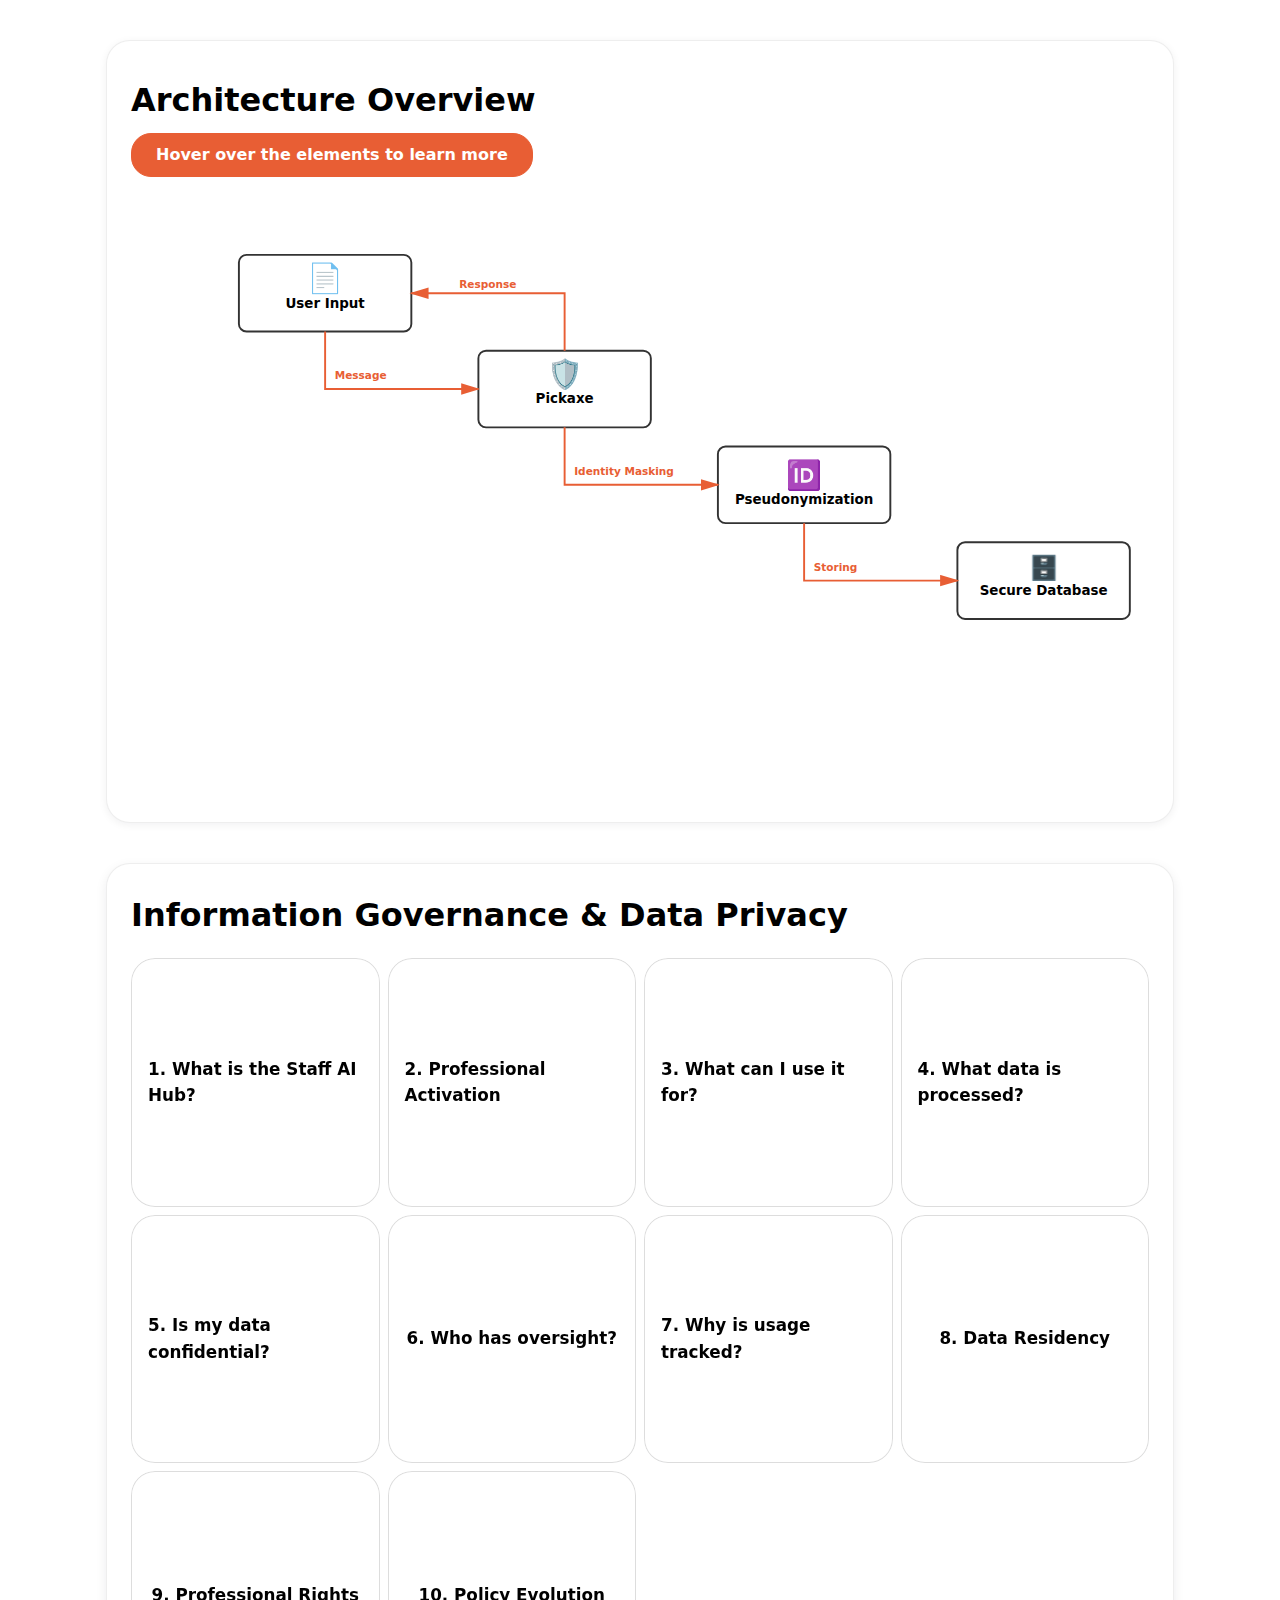
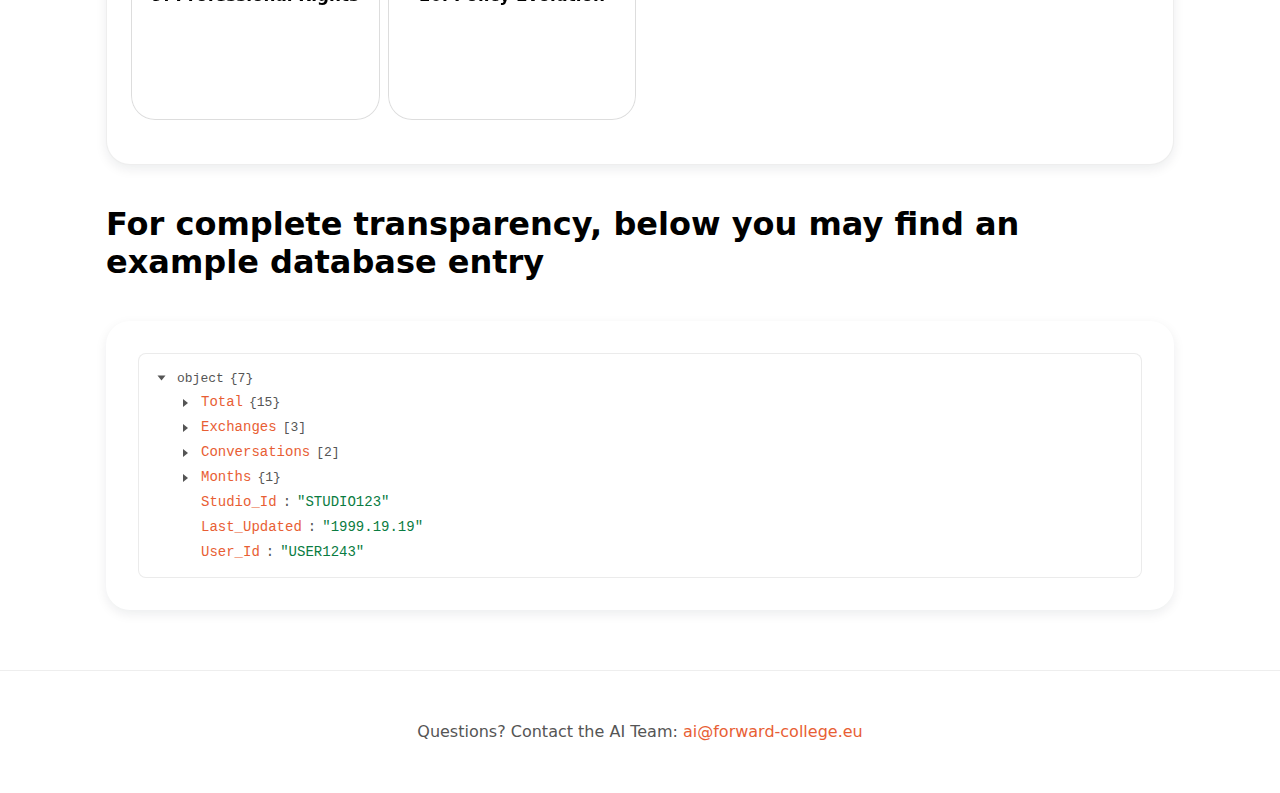
<file: staff_hub/trust_center_staff/test.html>
<body>
<style>
   
    :root{
  --bg:white;
  --card:#ffffff;
  --accent:#e85e34;
  --fc-muted:#e85e34;
  --muted-accent:#ffa78e;
  --muted:#555;
  --normal:#000;
  --radius:24px;
}

*{box-sizing:border-box}

a {
  color: var(--accent);
  text-decoration: none;
  transition: opacity 0.2s ease;
}

a:hover {
  opacity: 0.8;
  text-decoration: underline;
}

body{
  font-family: Inter, 'Segoe UI', system-ui, Arial, sans-serif;
  margin: 0;
  background: var(--bg);
  color: #222;
  line-height: 1.6;
}
.staff-site-header{
  min-height:calc(100vh - 80px);
  display:flex;
  align-items:center;
  justify-content:flex-start;
  padding:48px 16px;
  background-image:url("https://pickaxe.co/resources/images/studio-hero/pickaxe-light-hero.jpg"),linear-gradient(to right,rgba(255,255,255,0.9),transparent);
  background-position:left center;
  background-size:cover;
  background-blend-mode:overlay;
  background-color: rgba(255, 255, 255, 0.2);
  z-index: 1000;
}
.header-content{
  max-width:632px;
  display:flex;
  flex-direction:column;
  justify-content:center;
}
.staff-site-header h1{
  margin:0 0 16px 0;
  font-size:56px;
  font-weight:600;
  line-height:5rem;
  color:#000;
}
.staff-site-header p{
  margin:0 0 24px 0;
  font-size:16px;
  color:#000;
  line-height:1.6;
  width: 80%
}

/* Pickaxe Trustus: lock h1 appearance to avoid builder font overrides */
.staff-pickaxe-trustus-h1 {
  font-family: Inter, 'Segoe UI', system-ui, Arial, sans-serif !important;
  font-weight: 700 !important;
  color: var(--normal);
  margin: 0 0 24px 0;
  line-height: 1.2;
  font-size: 2rem;
}
.staff-header-button{
  display:flex;
  align-items:center;
  justify-content:center;
  gap:8px;
  padding:16px 32px;
  background-color:#000;
  color:#fff;
  border:1px solid #000;
  border-radius:var(--radius);
  font-weight:600;
  font-size:16px;
  cursor:pointer;
  width:fit-content;
  transition:opacity 300ms ease;
}
.staff-header-button:hover{
  opacity:0.7;
}
.staff-header-button:active{
  opacity:1;
}
.staff-container{max-width:1100px;margin:18px auto;padding:0 16px}

/* Cards grid for desktop/tablet */
.staff-cards-grid{
  display: grid;
  grid-template-columns: repeat(auto-fit, minmax(160px, 1fr));
  gap: 8px;
  margin-bottom: 12px;
  align-items: start;
}

.staff-card{
  background: transparent;
  border-radius: var(--radius);
  width: 100%;
  aspect-ratio: 1/1;
  overflow: hidden;
  display: block;
  box-shadow: inset 0 0 10px rgba(0,0,0,0.05);
  transition: transform 0.2s ease, box-shadow 0.2s ease;
}

.staff-card:hover {
  transform: translateY(-2px);
  box-shadow: 0 4px 12px rgba(0,0,0,0.1);
}

.staff-card-inner{
  position: relative;
  inset: 0;
  width: 100%;
  height: 100%;
  transition: transform 0.6s ease;
  transform-style: preserve-3d;
}

.staff-card:hover .staff-card-inner,
.staff-card:focus-within .staff-card-inner{
  transform: rotateY(180deg);
}

.staff-card-front,
.staff-card-back{
  position: absolute;
  inset: 0;
  border-radius: var(--radius);
  backface-visibility: hidden;
  display: flex;
  align-items: center;
  justify-content: center;
  padding: 16px;
}

.staff-card-front{
  box-shadow: 0 4px 10px rgba(20,30,60,0.06);
  border: 1px solid rgba(85, 85, 85, 0.2);
  background: white;
  transition: border-color 0.2s ease;
}

.staff-card:hover .staff-card-front {
  border-color: var(--accent);
}

.staff-card-front h2{
  margin: 0;
  font-size: 1.05rem;
  color: var(--normal);
  font-weight: 600;
}

.staff-card-back{
  background: white;
  border: 1px solid var(--fc-muted);
  transform: rotateY(180deg);
  box-shadow: 0 8px 20px rgba(20,30,60,0.08);
  color: var(--muted);
  text-align: justify;
}

.staff-card-back p{
  margin: 0;
  font-size: 0.9rem;
  line-height: 1.6;
}

/* Mobile accordion */
.staff-accordion{
  display: none;
  margin-bottom: 24px;
}

.staff-accordion-form{
  display: flex;
  flex-direction: column;
  gap: 8px;
}

.staff-accordion-form input[type="radio"]{
  display: none;
}

.staff-accordion-form label{
  background: var(--card);
  padding: 14px 16px;
  border-radius: 12px;
  display: block;
  font-weight: 600;
  color: var(--accent);
  box-shadow: 0 2px 8px rgba(10,20,40,0.06);
  cursor: pointer;
  transition: all 0.2s ease;
  border: 1px solid rgba(85, 85, 85, 0.1);
}

.staff-accordion-form label:hover {
  background: #f8f9fa;
  box-shadow: 0 4px 12px rgba(10,20,40,0.08);
  transform: translateY(-1px);
}

.staff-accordion-form input[type="radio"]:checked + label {
  background: var(--accent);
  color: white;
  border-color: var(--accent);
}

.staff-acc-panel{
  max-height: 0;
  overflow: hidden;
  background: transparent;
  padding: 0 16px;
  border-radius: 0 0 12px 12px;
  transition: max-height 0.4s ease;
  color: var(--muted);
}

.staff-acc-panel p{
  margin: 12px 0;
  line-height: 1.6;
}

.staff-accordion-form input[type="radio"]:checked + label + .staff-acc-panel{
  max-height: 500px;
  padding: 16px;
  background: #fafafa;
}

/* Policy area */
.staff-policy {
  margin: 40px 0;
}

.staff-policy details{
  background: var(--card);
  padding: 20px 24px;
  box-shadow: 0 2px 8px rgba(10,20,40,0.06);
  border-radius: 12px;
  border: 1px solid rgba(85, 85, 85, 0.1);
  transition: all 0.2s ease;
}

.staff-policy details:hover {
  box-shadow: 0 4px 12px rgba(10,20,40,0.08);
}

.staff-policy summary{
  font-weight: 700;
  cursor: pointer;
  color: var(--normal);
  font-size: 1.1rem;
  padding: 8px 0;
  transition: color 0.2s ease;
}

.staff-policy summary:hover {
  color: var(--accent);
}

.staff-policy pre{
  white-space: pre-wrap;
  margin-top: 16px;
  color: var(--muted);
  font-size: 0.9rem;
  line-height: 1.6;
  padding: 16px;
  background: #f8f9fa;
  border-radius: 8px;
  border-left: 4px solid var(--accent);
  overflow-x: auto;
}

.staff-site-footer{
  text-align: center;
  padding: 32px 16px;
  color: var(--muted);
  margin-top: 60px;
  border-top: 1px solid rgba(85, 85, 85, 0.1);
}

.staff-site-footer a{
  color: var(--accent);
  text-decoration: none;
  transition: opacity 0.2s ease;
}

.staff-site-footer a:hover {
  opacity: 0.8;
  text-decoration: underline;
}

/* Responsive rules */
/* Layout tuning for common breakpoints */
@media (min-width:1100px){
  /* let columns adapt and grow — cards will resize with the grid */
  .staff-cards-grid{grid-template-columns:repeat(auto-fit,minmax(220px,1fr));gap:8px}
}
@media (min-width:700px) and (max-width:1099px){
  .staff-cards-grid{grid-template-columns:repeat(auto-fit,minmax(160px,1fr));gap:6px}
}
@media (max-width:1024px){
  .staff-site-header h1{
    font-size:48px;
    line-height:4rem;
  }
}
@media (max-width:899px){
  .staff-site-header h1{
    font-size:28px;
    line-height:2rem;
  }
  .staff-header-button{
    width:100%;
    min-height:48px;
  }
}
@media (max-width:768px){
  /* hide desktop cards, show mobile accordion */
  .staff-cards-grid{display:none}
  .staff-accordion{display:block}
  .staff-container{padding:0 16px}
  
  .staff-pickaxe-trustus-h1 {
    font-size: 1.35rem;
    margin-bottom: 16px;
  }
  
  .staff-trust-chart {
    padding: 24px 16px;
  }
  
  .staff-hover-cards {
    padding: 24px 16px;
  }
}

/* small touch affordance */
@media (hover:none){
  .staff-card{cursor:default}
  .staff-card-inner{transform:none !important}
}


/* Trust Chart / Flowchart Styles */
.staff-trust-chart {
  padding: 40px 24px;
  text-align: left;
  background: var(--card);
  border-radius: var(--radius);
  box-shadow: 0 2px 8px rgba(10,20,40,0.06);
  position: relative;
  margin: 40px 0;
  border: 1px solid rgba(85, 85, 85, 0.1);
  transition: box-shadow 0.2s ease;
}

.staff-trust-chart:hover {
  box-shadow: 0 4px 12px rgba(10, 20, 40, 0.08);
}

.staff-hover-cards {
  padding: 32px 24px;
  margin: 40px 0;
  background: white;
  border-radius: var(--radius);
  box-shadow: 0 4px 12px rgba(10, 20, 40, 0.08);
  border: 1px solid rgba(85, 85, 85, 0.1);
}


.staff-svg-pos{
  margin-left: 60px;
}

.staff-trust-chart h2 {
  font-size: 1.8rem;
  margin-bottom: 30px;
  color: var(--normal);
}

.attention {
  font-size: 1rem;
  margin-top: -10px;
  margin-bottom: 30px;
  padding: 8px 24px;
  border: 1px solid var(--accent);
  border-radius: 20px;
  font-weight: 700;
  box-sizing: content-box;
  width: fit-content;
  background-color: var(--accent);
  color: white;
  display: inline-block;
  transition: all 0.2s ease;
}

.attention:hover {
  transform: translateY(-1px);
  box-shadow: 0 4px 12px rgba(232, 94, 52, 0.3);
}

/* Flow mobile (touch-friendly step list); shown only on phone */
.staff-flow-mobile {
  display: none;
}

.staff-flow-mobile .staff-flow-step {
  margin-bottom: 8px;
}

/* Progressive reveal: only first step visible until user clicks through */
.staff-flow-mobile .staff-flow-step:not(:first-child) {
  display: none;
}

.staff-flow-mobile .staff-flow-step.revealed {
  display: block;
  animation: flowStepAppear 0.4s ease-out forwards;
}

@keyframes flowStepAppear {
  from {
    opacity: 0;
    transform: translateY(-12px);
  }
  to {
    opacity: 1;
    transform: translateY(0);
  }
}

/* Flow step card: left = accent (icon + title), right = description */
.staff-flow-mobile .staff-flow-step-inner {
  display: flex;
  min-height: 44px;
  border-radius: 12px;
  overflow: hidden;
  border: 1px solid rgba(232, 94, 52, 0.25);
  background: var(--card);
  cursor: pointer;
  transition: box-shadow 0.2s ease;
}

.staff-flow-mobile .staff-flow-step-inner:hover {
  box-shadow: 0 2px 12px rgba(10, 20, 40, 0.08);
}

.staff-flow-mobile .staff-flow-step-left {
  display: flex;
  flex-direction: column;
  align-items: center;
  justify-content: center;
  gap: 4px;
  padding: 14px 16px;
  min-width: 100px;
  width: 42%;
  background: var(--accent);
  color: white;
}

.staff-flow-mobile .staff-flow-step-left .staff-staff-flow-step-icon {
  font-size: 1.75rem;
  line-height: 1;
}

.staff-flow-mobile .staff-flow-step-left .staff-flow-step-title {
  font-weight: 600;
  font-size: 0.9rem;
  text-align: center;
  line-height: 1.2;
}

.staff-flow-mobile .staff-flow-step-right {
  flex: 1;
  padding: 12px 14px;
  display: flex;
  align-items: center;
  font-size: 0.85rem;
  line-height: 1.45;
  color: var(--muted);
}

.staff-flow-mobile .staff-flow-step-desc {
  margin: 0;
}

.staff-flow-mobile .staff-flow-step-next {
  max-height: 0;
  overflow: hidden;
  transition: max-height 0.3s ease;
  padding-left: 16px;
}

.staff-flow-mobile .staff-flow-step.open .staff-flow-step-next {
  max-height: 200px;
}

.staff-flow-mobile .staff-flow-step-next-inner {
  padding: 12px 16px 16px 44px;
  display: flex;
  align-items: center;
  gap: 8px;
  color: var(--accent);
  font-weight: 600;
  font-size: 0.95rem;
}

.staff-flow-mobile .staff-flow-step-next-inner .staff-flow-arrow {
  color: var(--accent);
  font-size: 0.9rem;
}

/* Bobbing arrow under each step (hidden after step is opened); last step has no arrow */
.staff-flow-step-bob-arrow {
  display: flex;
  justify-content: center;
  padding: 8px 0 4px;
  color: var(--accent);
  font-size: 1.1rem;
  animation: flowBob 1.2s ease-in-out infinite;
}

.staff-flow-step.opened .staff-flow-step-bob-arrow {
  animation: none;
  transform: translateY(0);
}

@keyframes flowBob {
  0%, 100% {
    transform: translateY(0);
  }
  50% {
    transform: translateY(6px);
  }
}

#mermaid-diagram {
  display: flex;
  justify-content: center;
  margin: 20px 0;
  background: white;
  padding: 24px;
  border-radius: var(--radius);
  box-shadow: 0 2px 8px rgba(0,0,0,0.06);
  border: 1px solid rgba(85, 85, 85, 0.1);
}

.staff-mermaid {
  display: flex;
  justify-content: center;
}

.diagram-container {
  display: flex;
  justify-content: center;
  align-items: center;
  margin: 20px auto;
  background: white;
  padding: 24px;
  border-radius: var(--radius);
  box-shadow: 0 2px 8px rgba(0,0,0,0.06);
  border: 1px solid rgba(85, 85, 85, 0.1);
  max-width: 1100px;
}

.flowchart-svg {
  width: 100%;
  max-width: 1000px;
  height: auto;
}

.staff-node-group {
  cursor: pointer;
  transition: all 0.3s ease;
}

.staff-node-group:hover rect {
  fill: #f8f9fa;
  stroke: var(--accent);
  stroke-width: 3;
  filter: drop-shadow(0 4px 8px rgba(232, 94, 52, 0.2));
}

.staff-node-group:hover text {
  font-weight: bold;
  fill: var(--accent);
}

/* also support programmatic hover (class toggled from JS) */
.staff-node-group.hovered rect {
  fill: #f8f9fa;
  stroke: var(--accent);
  stroke-width: 3;
  filter: drop-shadow(0 4px 8px rgba(232, 94, 52, 0.2));
}

.staff-node-group.hovered text {
  font-weight: bold;
  fill: var(--accent);
}

.staff-svg-tooltip {
  position: fixed;
  background: white;
  border: 2px solid var(--accent);
  border-radius: 12px;
  padding: 16px 20px;
  font-size: 14px;
  line-height: 1.6;
  color: var(--normal);
  box-shadow: 0 8px 24px rgba(0,0,0,0.2);
  z-index: 1000;
  pointer-events: none;
  max-width: 320px;
  word-wrap: break-word;
  display: none;
  white-space: normal;
  animation: slideDown 0.3s ease-out;
  background: linear-gradient(to bottom, white, #fafafa);
}

.staff-svg-tooltip::before {
  content: '';
  position: absolute;
  top: -10px;
  left: 50%;
  transform: translateX(-50%);
  width: 0;
  height: 0;
  border-left: 8px solid transparent;
  border-right: 8px solid transparent;
  border-bottom: 8px solid var(--accent);
}

[data-tooltip] {
  white-space: pre-line;
}




.staff-svg-tooltip.visible {
  display: block;
}

@keyframes slideDown {
  from {
    opacity: 0;
    transform: translateY(-10px);
  }
  to {
    opacity: 1;
    transform: translateY(0);
  }
}

/* Responsive for smaller screens */
@media (max-width: 900px) {
  .staff-trust-chart h2 {
    font-size: 1.4rem;
  }
  
  #mermaid-diagram {
    overflow-x: auto;
    padding: 16px;
  }
  
  .staff-svg-pos {
    margin-left: 0;
    overflow-x: auto;
  }
  
  .flowchart-svg {
    min-width: 1000px;
  }
}

/* Database Entry Viewer Styles */
.staff-database-entry-viewer {
  background: var(--card);
  border-radius: var(--radius);
  box-shadow: 0 4px 12px rgba(10, 20, 40, 0.08);
  padding: 32px;
  margin: 40px 0;
  max-width: 1100px;
}

.staff-db-header {
  display: flex;
  justify-content: space-between;
  align-items: center;
  padding-bottom: 24px;
  border-bottom: 2px solid #f0f0f0;
  margin-bottom: 24px;
  flex-wrap: wrap;
  gap: 16px;
}

.staff-db-user-info {
  display: flex;
  align-items: center;
  gap: 16px;
}

.staff-db-avatar {
  width: 64px;
  height: 64px;
  border-radius: 50%;
  background: linear-gradient(135deg, var(--accent), var(--muted-accent));
  display: flex;
  align-items: center;
  justify-content: center;
  font-size: 32px;
  box-shadow: 0 4px 12px rgba(232, 94, 52, 0.2);
}

.staff-db-user-id {
  margin: 0;
  font-size: 1.5rem;
  font-weight: 700;
  color: var(--normal);
}

.staff-db-studio-id {
  margin: 4px 0 0 0;
  font-size: 0.9rem;
  color: var(--muted);
}

.staff-db-last-updated {
  display: flex;
  flex-direction: column;
  align-items: flex-end;
  gap: 4px;
}

.staff-db-label {
  font-size: 0.85rem;
  color: var(--muted);
  text-transform: uppercase;
  letter-spacing: 0.5px;
}

.staff-db-value {
  font-size: 1rem;
  font-weight: 600;
  color: var(--normal);
}

.staff-db-stats-grid {
  display: grid;
  grid-template-columns: repeat(auto-fit, minmax(200px, 1fr));
  gap: 16px;
  margin-bottom: 24px;
}

.staff-db-stat-card {
  background: linear-gradient(135deg, #f8f9fa, #ffffff);
  border: 1px solid #e0e0e0;
  border-radius: 12px;
  padding: 20px;
  display: flex;
  align-items: center;
  gap: 16px;
  transition: all 0.3s ease;
}

.staff-db-stat-card:hover {
  transform: translateY(-2px);
  box-shadow: 0 4px 12px rgba(0, 0, 0, 0.1);
  border-color: var(--accent);
}

.staff-db-stat-icon {
  font-size: 2rem;
  width: 60px;
  height: 60px;
  display: flex;
  align-items: center;
  justify-content: center;
  background: rgba(232, 94, 52, 0.1);
  border-radius: 12px;
}

.staff-db-stat-content {
  flex: 1;
}

.staff-db-stat-value {
  font-size: 2rem;
  font-weight: 700;
  color: var(--accent);
  line-height: 1;
  margin-bottom: 4px;
}

.staff-db-stat-label {
  font-size: 0.9rem;
  color: var(--muted);
}

.staff-db-section {
  margin-bottom: 16px;
  border: 1px solid #e0e0e0;
  border-radius: 12px;
  overflow: hidden;
  background: #fafafa;
}

.staff-db-section-toggle {
  width: 100%;
  background: white;
  border: none;
  padding: 20px 24px;
  display: flex;
  align-items: center;
  gap: 12px;
  cursor: pointer;
  transition: all 0.2s ease;
  text-align: left;
  font-size: 1.1rem;
  font-weight: 600;
  color: var(--normal);
}

.staff-db-section-toggle:hover {
  background: #f8f9fa;
}

.staff-db-section-toggle.active {
  background: var(--accent);
  color: white;
}

.staff-db-section-toggle.active .staff-db-section-arrow {
  transform: rotate(180deg);
}

.staff-db-section-icon {
  font-size: 1.5rem;
}

.staff-db-section-title {
  flex: 1;
}

.staff-db-section-arrow {
  transition: transform 0.3s ease;
  font-size: 0.9rem;
}

.staff-db-section-content {
  max-height: 0;
  overflow: hidden;
  transition: max-height 0.4s ease;
  background: white;
}

.staff-db-section-content.open {
  max-height: 2000px;
  padding: 24px;
}

.staff-db-metrics-grid {
  display: grid;
  grid-template-columns: repeat(auto-fit, minmax(180px, 1fr));
  gap: 16px;
  margin-bottom: 24px;
}

.staff-db-metric-item {
  display: flex;
  flex-direction: column;
  padding: 16px;
  background: #f8f9fa;
  border-radius: 8px;
  border-left: 4px solid var(--accent);
}

.staff-db-metric-item.highlight {
  background: linear-gradient(135deg, rgba(232, 94, 52, 0.1), rgba(255, 167, 142, 0.1));
  border-left-color: var(--accent);
}

.staff-db-metric-label {
  font-size: 0.85rem;
  color: var(--muted);
  margin-bottom: 8px;
  text-transform: uppercase;
  letter-spacing: 0.5px;
}

.staff-db-metric-value {
  font-size: 1.5rem;
  font-weight: 700;
  color: var(--accent);
}

.staff-db-subsection {
  margin-bottom: 32px;
}

.staff-db-subsection:last-child {
  margin-bottom: 0;
}

.staff-db-subsection-title {
  font-size: 1.1rem;
  font-weight: 600;
  color: var(--normal);
  margin: 0 0 16px 0;
}

.staff-db-subsection-desc {
  font-size: 0.9rem;
  color: var(--muted);
  margin: 8px 0 0 0;
}

.staff-db-progress-container {
  background: #e0e0e0;
  border-radius: 12px;
  height: 32px;
  position: relative;
  overflow: hidden;
  margin-bottom: 8px;
}

.staff-db-progress-bar {
  background: linear-gradient(90deg, var(--accent), var(--muted-accent));
  height: 100%;
  border-radius: 12px;
  display: flex;
  align-items: center;
  justify-content: center;
  transition: width 0.6s ease;
}

.staff-db-progress-value {
  color: white;
  font-weight: 700;
  font-size: 0.9rem;
}

.staff-db-tag-list {
  display: flex;
  flex-wrap: wrap;
  gap: 8px;
}

.staff-db-tag {
  background: rgba(232, 94, 52, 0.1);
  color: var(--accent);
  padding: 8px 16px;
  border-radius: 20px;
  font-size: 0.9rem;
  font-weight: 600;
  border: 1px solid rgba(232, 94, 52, 0.2);
}

.staff-db-assistance-grid {
  display: flex;
  flex-direction: column;
  gap: 12px;
}

.staff-db-assistance-item {
  display: flex;
  align-items: center;
  gap: 16px;
}

.staff-db-assistance-label {
  min-width: 140px;
  font-size: 0.9rem;
  color: var(--muted);
  font-weight: 500;
}

.staff-db-bar-chart {
  flex: 1;
  background: #e0e0e0;
  border-radius: 8px;
  height: 28px;
  position: relative;
  overflow: hidden;
}

.staff-db-bar {
  background: linear-gradient(90deg, var(--accent), var(--muted-accent));
  height: 100%;
  display: flex;
  align-items: center;
  justify-content: flex-end;
  padding-right: 8px;
  color: white;
  font-weight: 600;
  font-size: 0.85rem;
  transition: width 0.6s ease;
}

.staff-db-distribution {
  display: flex;
  flex-direction: column;
  gap: 12px;
}

.staff-db-dist-item {
  display: flex;
  align-items: center;
  gap: 16px;
}

.staff-db-dist-label {
  min-width: 80px;
  font-size: 0.9rem;
  font-weight: 600;
  color: var(--normal);
}

.staff-db-dist-bar {
  flex: 1;
  background: #e0e0e0;
  border-radius: 8px;
  height: 32px;
  position: relative;
  overflow: hidden;
}

.staff-db-dist-fill {
  height: 100%;
  display: flex;
  align-items: center;
  padding-left: 12px;
  color: white;
  font-weight: 600;
  font-size: 0.9rem;
  transition: width 0.6s ease;
}

.staff-db-dist-fill.medium {
  background: linear-gradient(90deg, #4CAF50, #66BB6A);
}

.staff-db-dist-fill.high {
  background: linear-gradient(90deg, #2196F3, #42A5F5);
}

.staff-db-dist-fill.low {
  background: linear-gradient(90deg, #FF9800, #FFB74D);
}

.staff-db-tool-list {
  display: flex;
  flex-direction: column;
  gap: 12px;
}

.staff-db-tool-item {
  display: flex;
  justify-content: space-between;
  align-items: center;
  padding: 16px;
  background: #f8f9fa;
  border-radius: 8px;
  border-left: 4px solid var(--accent);
}

.staff-db-tool-name {
  font-weight: 600;
  color: var(--normal);
}

.staff-db-tool-count {
  color: var(--muted);
  font-size: 0.9rem;
}

.staff-db-model-item {
  display: flex;
  justify-content: space-between;
  align-items: center;
  padding: 16px;
  background: #f8f9fa;
  border-radius: 8px;
  border-left: 4px solid var(--accent);
}

.staff-db-model-name {
  font-family: 'Courier New', monospace;
  font-weight: 600;
  color: var(--normal);
}

.staff-db-model-count {
  color: var(--muted);
  font-size: 0.9rem;
}

.staff-db-env-grid {
  display: grid;
  grid-template-columns: repeat(auto-fit, minmax(250px, 1fr));
  gap: 20px;
}

.staff-db-env-card {
  background: linear-gradient(135deg, #f8f9fa, #ffffff);
  border: 1px solid #e0e0e0;
  border-radius: 12px;
  padding: 24px;
  display: flex;
  align-items: center;
  gap: 20px;
}

.staff-db-env-icon {
  font-size: 3rem;
  width: 80px;
  height: 80px;
  display: flex;
  align-items: center;
  justify-content: center;
  background: rgba(76, 175, 80, 0.1);
  border-radius: 50%;
}

.staff-db-env-content {
  flex: 1;
}

.staff-db-env-value {
  font-size: 1.8rem;
  font-weight: 700;
  color: #4CAF50;
  margin-bottom: 4px;
}

.staff-db-env-label {
  font-size: 1rem;
  font-weight: 600;
  color: var(--normal);
  margin-bottom: 4px;
}

.staff-db-env-desc {
  font-size: 0.85rem;
  color: var(--muted);
}

.staff-db-timeline {
  position: relative;
  padding-left: 32px;
}

.staff-db-timeline::before {
  content: '';
  position: absolute;
  left: 11px;
  top: 0;
  bottom: 0;
  width: 2px;
  background: #e0e0e0;
}

.staff-db-timeline-item {
  position: relative;
  margin-bottom: 24px;
  display: flex;
  align-items: flex-start;
  gap: 16px;
}

.staff-db-timeline-item:last-child {
  margin-bottom: 0;
}

.staff-db-timeline-dot {
  position: absolute;
  left: -21px;
  width: 20px;
  height: 20px;
  border-radius: 50%;
  background: var(--accent);
  border: 4px solid white;
  box-shadow: 0 2px 8px rgba(0, 0, 0, 0.1);
}

.staff-db-timeline-content {
  flex: 1;
  padding: 12px 16px;
  background: #f8f9fa;
  border-radius: 8px;
  border-left: 3px solid var(--accent);
}

.staff-db-timeline-time {
  font-size: 1rem;
  font-weight: 600;
  color: var(--normal);
  margin-bottom: 4px;
}

.staff-db-timeline-date {
  font-size: 0.85rem;
  color: var(--muted);
}

.staff-db-id-list {
  display: flex;
  flex-direction: column;
  gap: 8px;
}

.staff-db-id-item {
  display: block;
  padding: 12px 16px;
  background: #f8f9fa;
  border-radius: 6px;
  font-family: 'Courier New', monospace;
  font-size: 0.9rem;
  color: var(--normal);
  border: 1px solid #e0e0e0;
}

.staff-db-footer-note {
  margin-top: 32px;
  padding: 20px;
  background: rgba(232, 94, 52, 0.05);
  border-left: 4px solid var(--accent);
  border-radius: 8px;
}

.staff-db-footer-note p {
  margin: 0;
  color: var(--muted);
  line-height: 1.6;
}

.staff-db-footer-note strong {
  color: var(--normal);
}

/* JSON tree viewer (second staff-database-entry-viewer) */
.staff-database-entry-viewer--json-tree .staff-json-tree {
  font-family: ui-monospace, 'Cascadia Code', 'Source Code Pro', Menlo, Consolas, monospace;
  font-size: 14px;
  line-height: 1.5;
  color: var(--normal);
}

.staff-database-entry-viewer--json-tree .staff-json-tree-inner {
  border: 1px solid rgba(0, 0, 0, 0.08);
  border-radius: 8px;
  padding: 12px 0;
  background: var(--card);
}

.staff-database-entry-viewer--json-tree .staff-json-tree-row {
  display: flex;
  align-items: center;
  gap: 6px;
  padding: 2px 12px;
  min-height: 24px;
}

.staff-database-entry-viewer--json-tree .staff-json-tree-row[data-depth="0"] {
  margin-left: 0;
}

.staff-database-entry-viewer--json-tree .staff-json-tree-row[data-depth="1"] {
  margin-left: 24px;
}

.staff-database-entry-viewer--json-tree .staff-json-tree-row[data-depth="2"] {
  margin-left: 48px;
}

.staff-database-entry-viewer--json-tree .staff-json-tree-row[data-depth="3"] {
  margin-left: 72px;
}

.staff-database-entry-viewer--json-tree .staff-json-tree-row[data-depth="4"] {
  margin-left: 96px;
}

.staff-database-entry-viewer--json-tree .staff-json-tree-row:hover {
  background: rgba(0, 0, 0, 0.03);
}

.staff-database-entry-viewer--json-tree .staff-json-tree-btn {
  width: 20px;
  height: 20px;
  padding: 0;
  border: none;
  background: transparent;
  cursor: pointer;
  flex-shrink: 0;
  display: flex;
  align-items: center;
  justify-content: center;
}

.staff-database-entry-viewer--json-tree .staff-json-tree-btn::before {
  content: '';
  width: 0;
  height: 0;
  border-left: 5px solid var(--muted);
  border-top: 4px solid transparent;
  border-bottom: 4px solid transparent;
  transition: transform 0.15s ease;
}

.staff-database-entry-viewer--json-tree .staff-json-tree-btn.staff-json-tree-expanded::before {
  transform: rotate(90deg);
}

.staff-database-entry-viewer--json-tree .staff-json-tree-btn.staff-json-tree-invisible {
  visibility: hidden;
  pointer-events: none;
}

.staff-database-entry-viewer--json-tree .staff-json-tree-type {
  color: var(--muted);
  font-size: 13px;
}

.staff-database-entry-viewer--json-tree .staff-json-tree-field,
.staff-database-entry-viewer--json-tree .staff-json-tree-index {
  color: var(--accent);
  font-weight: 500;
}

.staff-database-entry-viewer--json-tree .staff-json-tree-sep {
  color: var(--muted);
}

.staff-database-entry-viewer--json-tree .staff-json-tree-value.staff-json-tree-string {
  color: #0a7c42;
}

.staff-database-entry-viewer--json-tree .staff-json-tree-value.staff-json-tree-number {
  color: #1a1a9e;
}

.staff-database-entry-viewer--json-tree .staff-json-tree-preview {
  color: var(--muted);
  font-size: 13px;
}

.staff-database-entry-viewer--json-tree .staff-json-tree-children {
  display: block;
}

.staff-database-entry-viewer--json-tree .staff-json-tree-row.staff-json-tree-expandable + .staff-json-tree-children {
  display: none;
}

.staff-database-entry-viewer--json-tree .staff-json-tree-row.staff-json-tree-expanded + .staff-json-tree-children {
  display: block;
}

/* Responsive adjustments (phone) */
@media (max-width: 768px) {
  .staff-container {
    padding: 0 12px;
  }

  .staff-site-header {
    padding: 32px 12px;
    min-height: auto;
  }

  .staff-site-header h1 {
    font-size: 1.75rem;
    line-height: 1.3;
  }

  .header-content {
    max-width: 100%;
  }

  .staff-trust-chart .staff-svg-container{
    display: none;
  }

  .staff-trust-chart .staff-attention {
    display: none;
  }

  .staff-flow-mobile {
    display: block;
  }

  .staff-accordion-form label {
    padding: 14px 16px;
    min-height: 44px;
    font-size: 0.95rem;
  }

  .staff-acc-panel {
    padding: 0 16px;
  }

  .staff-database-entry-viewer {
    padding: 20px 16px;
    margin: 24px 0;
  }

  .staff-db-header {
    flex-direction: column;
    align-items: flex-start;
  }

  .staff-db-last-updated {
    align-items: flex-start;
  }

  .staff-db-stats-grid {
    grid-template-columns: repeat(2, 1fr);
  }

  .staff-db-metrics-grid {
    grid-template-columns: 1fr;
  }

  .staff-db-env-grid {
    grid-template-columns: 1fr;
  }

  .staff-db-section-toggle {
    min-height: 44px;
    padding: 12px 16px;
  }

  .staff-database-entry-viewer--json-tree .staff-json-tree {
    font-size: 13px;
  }

  .staff-database-entry-viewer--json-tree .staff-json-tree-inner {
    padding: 8px 0;
  }

  .staff-database-entry-viewer--json-tree .staff-json-tree-row {
    padding: 2px 8px;
  }

  .staff-database-entry-viewer--json-tree .staff-json-tree-row[data-depth="1"] {
    margin-left: 16px;
  }

  .staff-database-entry-viewer--json-tree .staff-json-tree-row[data-depth="2"] {
    margin-left: 32px;
  }

  .staff-database-entry-viewer--json-tree .staff-json-tree-row[data-depth="3"] {
    margin-left: 48px;
  }

  .staff-database-entry-viewer--json-tree .staff-json-tree-row[data-depth="4"] {
    margin-left: 64px;
  }

  .staff-site-footer {
    padding: 24px 16px;
    font-size: 0.9rem;
  }
}


  </style>
  <main class="staff-container">
    <!-- Data Flow Diagram -->
     
    <section class="staff-trust-chart">
    <h1 class="staff-pickaxe-trustus-h1">Architecture Overview</h1>
    <div class="staff-flow-mobile" aria-label="Data flow steps">
      <div class="staff-flow-step">
        <div class="staff-flow-step-inner" role="button" tabindex="0">
          <div class="staff-flow-step-left">
            <span class="staff-staff-flow-step-icon" aria-hidden="true">📄</span>
            <span class="staff-flow-step-title">User Input</span>
          </div>
          <div class="staff-flow-step-right"><p class="staff-flow-step-desc">Interface for staff queries, uploads, and forms. All inputs are confidential.</p></div>
        </div>
        <div class="staff-flow-step-bob-arrow" aria-hidden="true">▼</div>
        <div class="staff-flow-step-next"><div class="staff-flow-step-next-inner"><span class="staff-flow-arrow">▼</span> Next: Pickaxe</div></div>
      </div>
      <div class="staff-flow-step">
        <div class="staff-flow-step-inner" role="button" tabindex="0">
          <div class="staff-flow-step-left">
            <span class="staff-staff-flow-step-icon" aria-hidden="true">🛡️</span>
            <span class="staff-flow-step-title">Pickaxe</span>
          </div>
          <div class="staff-flow-step-right"><p class="staff-flow-step-desc">Your data is not used for model training. Your intellectual property stays secure.</p></div>
        </div>
        <div class="staff-flow-step-bob-arrow" aria-hidden="true">▼</div>
        <div class="staff-flow-step-next"><div class="staff-flow-step-next-inner"><span class="staff-flow-arrow">▼</span> Next: Pseudonymization</div></div>
      </div>
      <div class="staff-flow-step">
        <div class="staff-flow-step-inner" role="button" tabindex="0">
          <div class="staff-flow-step-left">
            <span class="staff-staff-flow-step-icon" aria-hidden="true">🆔</span>
            <span class="staff-flow-step-title">Pseudonymization</span>
          </div>
          <div class="staff-flow-step-right"><p class="staff-flow-step-desc">Identity is decoupled from session data; accounts use internal IDs for analytics without exposing who you are.</p></div>
        </div>
        <div class="staff-flow-step-bob-arrow" aria-hidden="true">▼</div>
        <div class="staff-flow-step-next"><div class="staff-flow-step-next-inner"><span class="staff-flow-arrow">▼</span> Next: Secure Database</div></div>
      </div>
      <div class="staff-flow-step">
        <div class="staff-flow-step-inner" role="button" tabindex="0">
          <div class="staff-flow-step-left">
            <span class="staff-staff-flow-step-icon" aria-hidden="true">🗄️</span>
            <span class="staff-flow-step-title">Secure Database</span>
          </div>
          <div class="staff-flow-step-right"><p class="staff-flow-step-desc">Encrypted storage; access limited to three administrators. Only metrics logged; conversations not stored.</p></div>
        </div>
        <div class="staff-flow-step-next"><div class="staff-flow-step-next-inner"><span class="staff-flow-arrow">▼</span> End</div></div>
      </div>
    </div>      <!-- SVG placed directly in the section at its original size -->
       <div class="staff-svg-container">
        <p class="attention">Hover over the elements to learn more</p>

        <div class="staff-svg-pos">
      <svg id="staff-flowchart-svg" xmlns="http://www.w3.org/2000/svg" viewBox="0 0 1000 600" width="1000" height="600" class="flowchart-svg">
  <g class="staff-node-group" data-tooltip="The primary interface for staff queries, document uploads, and structured form data. All inputs are treated as confidential institutional data. <br><br><strong>Example:</strong> I'm John Doe drafting a curriculum for the PS1234 class.">
    <rect x="50" y="50" width="180" height="80" rx="8" fill="white" stroke="#333" stroke-width="2"/>
    <text x="140" y="85" text-anchor="middle" font-size="30" font-weight="bold">📄</text>          
    <text x="140" y="105" text-anchor="middle" font-size="14" font-weight="bold">User Input</text>
  </g>
  
  <g class="staff-node-group" data-tooltip="Unlike consumer AI, our agreements with Pickaxe prohibits the use of your data for model training. Your intellectual property remains secure.">
    <rect x="300" y="150" width="180" height="80" rx="8" fill="white" stroke="#333" stroke-width="2"/>
    <text x="390" y="185" text-anchor="middle" font-size="30" font-weight="bold">🛡️</text>          
    <text x="390" y="205" text-anchor="middle" font-size="14" font-weight="bold">Pickaxe</text>          
  </g>

  <g class="staff-node-group" data-tooltip="<strong>Identity Decoupling:</strong> Personal identifying information is separated from session data. Accounts are mapped to unique internal IDs (e.g., USER1234) to allow for analytics without exposing individual identities to the processing layer.">
    <rect x="550" y="250" width="180" height="80" rx="8" fill="white" stroke="#333" stroke-width="2"/>
    <text x="640" y="290" text-anchor="middle" font-size="30" font-weight="bold">🆔</text>          
    <text x="640" y="310" text-anchor="middle" font-size="14" font-weight="bold">Pseudonymization</text>
  </g>
  
  <g class="staff-node-group" data-tooltip="Encrypted storage with access limited to three designated AI System Administrators for auditing. Only general metrics (number of exchanges, AI-assistance category) is logged. Staff conversations are neither saved nor processed further.<br><br>Fellows, general staff, and leadership tiers do NOT have access to these raw logs.">
    <rect x="800" y="350" width="180" height="80" rx="8" fill="white" stroke="#333" stroke-width="2"/>
    <text x="890" y="385" text-anchor="middle" font-size="25" font-weight="bold">🗄️</text>          
    <text x="890" y="405" text-anchor="middle" font-size="14" font-weight="bold">Secure Database</text>
  </g>
  
  <path d="M 140 130 L 140 190 L 300 190" stroke="#e85e34" stroke-width="2" fill="none" marker-end="url(#staff-arrowhead)"/>
  <text x="150" y="180" font-size="11" fill="#e85e34" font-weight="bold">Message</text>
  
  <path d="M 390 230 L 390 290 L 550 290" stroke="#e85e34" stroke-width="2" fill="none" marker-end="url(#staff-arrowhead)"/>
  <text x="400" y="280" font-size="11" fill="#e85e34" font-weight="bold">Identity Masking</text>
  
  <path d="M 640 330 L 640 390 L 800 390" stroke="#e85e34" stroke-width="2" fill="none" marker-end="url(#staff-arrowhead)"/>
  <text x="650" y="380" font-size="11" fill="#e85e34" font-weight="bold">Storing</text>

  <path d="M 390 150 L 390 90 L 230 90" stroke="#e85e34" stroke-width="2" fill="none" marker-end="url(#staff-arrowhead)"/>
  <text x="280" y="85" font-size="11" fill="#e85e34" font-weight="bold">Response</text>

  <defs>
    <marker id="staff-arrowhead" markerWidth="10" markerHeight="10" refX="9" refY="3" orient="auto">
      <polygon points="0 0, 10 3, 0 6" fill="#e85e34"/>
    </marker>
  </defs>
</svg>
        <!-- Tooltip container -->
        <div id="staff-svg-tooltip" class="staff-svg-tooltip"></div>
      <!-- end staff-trust-chart svg -->
       </div>
       </div>
     </section>

 <section class="staff-hover-cards" aria-label="Staff Data Governance & Privacy">
  <h1 class="staff-pickaxe-trustus-h1">Information Governance & Data Privacy</h1>
  <div class="staff-cards-grid">
    
    <article class="staff-card" tabindex="0">
      <div class="staff-card-inner">
        <div class="staff-card-front">
          <h2>1. What is the Staff AI Hub?</h2>
        </div>
        <div class="staff-card-back">
          <p>It is the institution's secure gateway to enterprise-grade AI. It provides faculty and staff with protected access to advanced models (GPT-4o, Claude) for administrative and academic productivity.</p>
        </div>
      </div>
    </article>

    <article class="staff-card" tabindex="0">
      <div class="staff-card-inner">
        <div class="staff-card-front">
          <h2>2. Professional Activation</h2>
        </div>
        <div class="staff-card-back">
          <p>Upon review of the AI Governance & Usage Agreement, your account is provisioned. This ensures all staff are aligned on the ethical and secure use of AI within our professional framework.</p>
        </div>
      </div>
    </article>

    <article class="staff-card" tabindex="0">
      <div class="staff-card-inner">
        <div class="staff-card-front">
          <h2>3. What can I use it for?</h2>
        </div>
        <div class="staff-card-back">
          <p>Use it for curriculum design, administrative drafting, and research assistance. Usage must comply with institutional data handling policies and professional codes of conduct.</p>
        </div>
      </div>
    </article>

    <article class="staff-card" tabindex="0">
      <div class="staff-card-inner">
        <div class="staff-card-front">
          <h2>4. What data is processed?</h2>
        </div>
        <div class="staff-card-back">
          <p>We process your staff credentials, the tools used, and timing of requests. Unlike students, your actual message content is treated as ephemeral and is not logged in our long-term database.</p>
        </div>
      </div>
    </article>

    <article class="staff-card" tabindex="0">
      <div class="staff-card-inner">
        <div class="staff-card-front">
          <h2>5. Is my data confidential?</h2>
        </div>
        <div class="staff-card-back">
          <p>Yes. Our Enterprise API agreements strictly prohibit providers from using your data to train their models. Your prompts and intellectual property remain isolated within our secure instance.</p>
        </div>
      </div>
    </article>

    <article class="staff-card" tabindex="0">
      <div class="staff-card-inner">
        <div class="staff-card-front">
          <h2>6. Who has oversight?</h2>
        </div>
        <div class="staff-card-back">
          <p>Access is restricted to three AI System Administrators bound by confidentiality. Leadership and colleagues do not have access to your individual usage metadata or session history.</p>
        </div>
      </div>
    </article>

    <article class="staff-card" tabindex="0">
      <div class="staff-card-inner">
        <div class="staff-card-front">
          <h2>7. Why is usage tracked?</h2>
        </div>
        <div class="staff-card-back">
          <p>Aggregated metrics (not content) allow the college to monitor resource allocation, system performance, and the environmental impact (CO2/Water) of AI across different departments.</p>
        </div>
      </div>
    </article>

    <article class="staff-card" tabindex="0">
      <div class="staff-card-inner">
        <div class="staff-card-front">
          <h2>8. Data Residency</h2>
        </div>
        <div class="staff-card-back">
          <p>All processing occurs on secure, GDPR-compliant servers based in Europe. We maintain strict protocols to ensure institutional interactions remain within a sovereign digital environment.</p>
        </div>
      </div>
    </article>

    <article class="staff-card" tabindex="0">
      <div class="staff-card-inner">
        <div class="staff-card-front"> 
          <h2>9. Professional Rights</h2>
        </div>
        <div class="staff-card-back">
          <p>You maintain full rights to access your metadata or request account deletion. For any governance-related queries, please contact <a href="mailto:ai@forward-college.eu">ai@forward-college.eu</a>.</p>
        </div>
      </div>
    </article>

    <article class="staff-card" tabindex="0">
      <div class="staff-card-inner">
        <div class="staff-card-front">
          <h2>10. Policy Evolution</h2>
        </div>
        <div class="staff-card-back">
          <p>Updates to the AI Governance Framework are communicated via official staff briefings. The latest Data Protection Impact Assessment (DPIA) is always accessible via the Hub.</p>
        </div>
      </div>
    </article>

  </div>
</section>

    <!-- Mobile: Accordion (touch-friendly) -->
<section class="staff-accordion" aria-label="Staff Data Governance & Privacy (Mobile)">
  <form class="staff-accordion-form" aria-hidden="true">
    
    <input type="radio" name="acc" id="staff-acc1" checked>
    <label for="staff-acc1">1. What is the Staff AI Hub?</label>
    <div class="staff-acc-panel">
      <p>It is the institution's secure gateway to enterprise-grade AI. It provides faculty and staff with access to advanced models (GPT-4o, Claude, etc.) within a protected environment, ensuring departmental data is never leaked to public training sets.</p>
    </div>

    <input type="radio" name="acc" id="staff-acc2">
    <label for="staff-acc2">2. What comes with activating my account?</label>
    <div class="staff-acc-panel">
      <p>Staff must review and sign the <strong>AI Data Governance Agreement</strong>. This ensures all users are aligned on the professional, ethical, and secure use of AI tools within our institutional framework.</p>
    </div>

    <input type="radio" name="acc" id="staff-acc3">
    <label for="staff-acc3">3. What are the approved use cases?</label>
    <div class="staff-acc-panel">
      <p>The Hub is designed for administrative efficiency, curriculum development, research assistance, and drafting feedback. It should be used in alignment with our institutional data handling and IP policies.</p>
    </div>

    <input type="radio" name="acc" id="staff-acc4">
    <label for="staff-acc4">4. How is my privacy handled?</label>
    <div class="staff-acc-panel">
      <p>Privacy is heightened for staff: <strong>the content of your messages and prompts is not stored in our long-term database.</strong> We only track high-level metadata (e.g., number of exchanges) for institutional impact reporting.</p>
    </div>

    <input type="radio" name="acc" id="staff-acc5">
    <label for="staff-acc5">5. Is my data used to train AI models?</label>
    <div class="staff-acc-panel">
      <p><strong>No.</strong> We use Enterprise API agreements. Unlike consumer versions of AI, providers (OpenAI, Google, etc.) are contractually prohibited from using any data processed through our Hub to train their models.</p>
    </div>

    <input type="radio" name="acc" id="staff-acc6">
    <label for="staff-acc6">6. Who has oversight of my activity?</label>
    <div class="staff-acc-panel">
      <p>Oversight is limited to three designated AI System Administrators for system auditing. Individual message content is not accessible to colleagues, leadership, or the AI team, as it is not retained in the raw logs.</p>
    </div>

    <input type="radio" name="acc" id="staff-acc7">
    <label for="staff-acc7">7. Why is usage data tracked?</label>
    <div class="staff-acc-panel">
      <p>Aggregated metrics (not content) help us understand system utility, manage resource allocation, and measure our environmental footprint (CO2 and water usage) per department.</p>
    </div>

    <input type="radio" name="acc" id="staff-acc8">
    <label for="staff-acc8">8. How and where is data processed?</label>
    <div class="staff-acc-panel">
      <p>The Hub operates on secure, GDPR-compliant servers within Europe. While session metadata is kept for auditing, your professional prompts are treated as ephemeral and are not archived.</p>
    </div>

    <input type="radio" name="acc" id="staff-acc9">
    <label for="staff-acc9">9. What control do I have?</label>
    <div class="staff-acc-panel">
      <p>You have the right to access your usage metrics or request a summary of your account metadata. For inquiries regarding data governance, contact the team at <a href="mailto:ai@forward-college.eu">ai@forward-college.eu</a>.</p>
    </div>

    <input type="radio" name="acc" id="staff-acc10">
    <label for="staff-acc10">10. How are policy changes managed?</label>
    <div class="staff-acc-panel">
      <p>Significant updates to the AI Governance Framework are communicated via official staff briefings. The latest version of our Data Protection Impact Assessment (DPIA) is always available on the Hub.</p>
    </div>

  </form>
</section>
    
    <h1 class="staff-pickaxe-trustus-h1">For complete transparency, below you may find an example database entry</h1>
    


    <section class="staff-database-entry-viewer staff-database-entry-viewer--json-tree">
      <div class="staff-json-tree">
        <div class="staff-json-tree-inner">
          <div class="staff-json-tree-row staff-json-tree-expandable staff-json-tree-expanded" data-depth="0">
            <button type="button" class="staff-json-tree-btn staff-json-tree-expanded" title="Click to expand/collapse"></button>
            <span class="staff-json-tree-type">object</span>
            <span class="staff-json-tree-preview" title="object containing 7 items">{7}</span>
          </div>
          <div class="staff-json-tree-children">
            <!-- Total (object, 15 items) -->
            <div class="staff-json-tree-row staff-json-tree-expandable staff-json-tree-collapsed" data-depth="1">
              <button type="button" class="staff-json-tree-btn staff-json-tree-collapsed" title="Click to expand/collapse"></button>
              <span class="staff-json-tree-field">Total</span>
              <span class="staff-json-tree-preview" title="object containing 15 items">{15}</span>
            </div>
            <div class="staff-json-tree-children">
              <div class="staff-json-tree-row" data-depth="2">
                <button type="button" class="staff-json-tree-btn staff-json-tree-invisible"></button>
                <span class="staff-json-tree-field">Images_Generated</span>
                <span class="staff-json-tree-sep">:</span>
                <span class="staff-json-tree-value staff-json-tree-number">1</span>
              </div>
              <div class="staff-json-tree-row" data-depth="2">
                <button type="button" class="staff-json-tree-btn staff-json-tree-invisible"></button>
                <span class="staff-json-tree-field">Number_of_Conversations</span>
                <span class="staff-json-tree-sep">:</span>
                <span class="staff-json-tree-value staff-json-tree-number">1</span>
              </div>
              <div class="staff-json-tree-row" data-depth="2">
                <button type="button" class="staff-json-tree-btn staff-json-tree-invisible"></button>
                <span class="staff-json-tree-field">Water</span>
                <span class="staff-json-tree-sep">:</span>
                <span class="staff-json-tree-value staff-json-tree-number">1</span>
              </div>
              <div class="staff-json-tree-row" data-depth="2">
                <button type="button" class="staff-json-tree-btn staff-json-tree-invisible"></button>
                <span class="staff-json-tree-field">Assistant_Words</span>
                <span class="staff-json-tree-sep">:</span>
                <span class="staff-json-tree-value staff-json-tree-number">1</span>
              </div>
              <div class="staff-json-tree-row staff-json-tree-expandable staff-json-tree-collapsed" data-depth="2">
                <button type="button" class="staff-json-tree-btn staff-json-tree-collapsed" title="Click to expand/collapse"></button>
                <span class="staff-json-tree-field">Message_Times</span>
                <span class="staff-json-tree-preview" title="array containing 3 items">[3]</span>
              </div>
              <div class="staff-json-tree-children">
                <div class="staff-json-tree-row" data-depth="3">
                  <button type="button" class="staff-json-tree-btn staff-json-tree-invisible"></button>
                  <span class="staff-json-tree-index">0</span>
                  <span class="staff-json-tree-sep">:</span>
                  <span class="staff-json-tree-value staff-json-tree-string">"1999.19.19"</span>
                </div>
                <div class="staff-json-tree-row" data-depth="3">
                  <button type="button" class="staff-json-tree-btn staff-json-tree-invisible"></button>
                  <span class="staff-json-tree-index">1</span>
                  <span class="staff-json-tree-sep">:</span>
                  <span class="staff-json-tree-value staff-json-tree-string">"1999.19.19"</span>
                </div>
                <div class="staff-json-tree-row" data-depth="3">
                  <button type="button" class="staff-json-tree-btn staff-json-tree-invisible"></button>
                  <span class="staff-json-tree-index">2</span>
                  <span class="staff-json-tree-sep">:</span>
                  <span class="staff-json-tree-value staff-json-tree-string">"1999.19.19"</span>
                </div>
              </div>
              <div class="staff-json-tree-row" data-depth="2">
                <button type="button" class="staff-json-tree-btn staff-json-tree-invisible"></button>
                <span class="staff-json-tree-field">Documents_Uploaded</span>
                <span class="staff-json-tree-sep">:</span>
                <span class="staff-json-tree-value staff-json-tree-number">1</span>
              </div>
              <div class="staff-json-tree-row staff-json-tree-expandable staff-json-tree-collapsed" data-depth="2">
                <button type="button" class="staff-json-tree-btn staff-json-tree-collapsed" title="Click to expand/collapse"></button>
                <span class="staff-json-tree-field">Forms</span>
                <span class="staff-json-tree-preview" title="object containing 3 items">{3}</span>
              </div>
              <div class="staff-json-tree-children">
                <div class="staff-json-tree-row" data-depth="3">
                  <button type="button" class="staff-json-tree-btn staff-json-tree-invisible"></button>
                  <span class="staff-json-tree-field">Form_A</span>
                  <span class="staff-json-tree-sep">:</span>
                  <span class="staff-json-tree-value staff-json-tree-number">1</span>
                </div>
                <div class="staff-json-tree-row" data-depth="3">
                  <button type="button" class="staff-json-tree-btn staff-json-tree-invisible"></button>
                  <span class="staff-json-tree-field">Form_B</span>
                  <span class="staff-json-tree-sep">:</span>
                  <span class="staff-json-tree-value staff-json-tree-number">2</span>
                </div>
                <div class="staff-json-tree-row" data-depth="3">
                  <button type="button" class="staff-json-tree-btn staff-json-tree-invisible"></button>
                  <span class="staff-json-tree-field">Form_C</span>
                  <span class="staff-json-tree-sep">:</span>
                  <span class="staff-json-tree-value staff-json-tree-number">3</span>
                </div>
              </div>
              <div class="staff-json-tree-row staff-json-tree-expandable staff-json-tree-collapsed" data-depth="2">
                <button type="button" class="staff-json-tree-btn staff-json-tree-collapsed" title="Click to expand/collapse"></button>
                <span class="staff-json-tree-field">Models</span>
                <span class="staff-json-tree-preview" title="object containing 2 items">{2}</span>
              </div>
              <div class="staff-json-tree-children">
                <div class="staff-json-tree-row" data-depth="3">
                  <button type="button" class="staff-json-tree-btn staff-json-tree-invisible"></button>
                  <span class="staff-json-tree-field">Model_A</span>
                  <span class="staff-json-tree-sep">:</span>
                  <span class="staff-json-tree-value staff-json-tree-number">1</span>
                </div>
                <div class="staff-json-tree-row" data-depth="3">
                  <button type="button" class="staff-json-tree-btn staff-json-tree-invisible"></button>
                  <span class="staff-json-tree-field">Model_B</span>
                  <span class="staff-json-tree-sep">:</span>
                  <span class="staff-json-tree-value staff-json-tree-number">2</span>
                </div>
              </div>
              <div class="staff-json-tree-row" data-depth="2">
                <button type="button" class="staff-json-tree-btn staff-json-tree-invisible"></button>
                <span class="staff-json-tree-field">User_AI_Ratio</span>
                <span class="staff-json-tree-sep">:</span>
                <span class="staff-json-tree-value staff-json-tree-number">1</span>
              </div>
              <div class="staff-json-tree-row" data-depth="2">
                <button type="button" class="staff-json-tree-btn staff-json-tree-invisible"></button>
                <span class="staff-json-tree-field">Assistant_Chars</span>
                <span class="staff-json-tree-sep">:</span>
                <span class="staff-json-tree-value staff-json-tree-number">1</span>
              </div>
              <div class="staff-json-tree-row" data-depth="2">
                <button type="button" class="staff-json-tree-btn staff-json-tree-invisible"></button>
                <span class="staff-json-tree-field">Co2</span>
                <span class="staff-json-tree-sep">:</span>
                <span class="staff-json-tree-value staff-json-tree-number">1</span>
              </div>
              <div class="staff-json-tree-row" data-depth="2">
                <button type="button" class="staff-json-tree-btn staff-json-tree-invisible"></button>
                <span class="staff-json-tree-field">User_Words</span>
                <span class="staff-json-tree-sep">:</span>
                <span class="staff-json-tree-value staff-json-tree-number">1</span>
              </div>
              <div class="staff-json-tree-row staff-json-tree-expandable staff-json-tree-collapsed" data-depth="2">
                <button type="button" class="staff-json-tree-btn staff-json-tree-collapsed" title="Click to expand/collapse"></button>
                <span class="staff-json-tree-field">Form_Ids</span>
                <span class="staff-json-tree-preview" title="object containing 2 items">{2}</span>
              </div>
              <div class="staff-json-tree-children">
                <div class="staff-json-tree-row" data-depth="3">
                  <button type="button" class="staff-json-tree-btn staff-json-tree-invisible"></button>
                  <span class="staff-json-tree-field">FORM001</span>
                  <span class="staff-json-tree-sep">:</span>
                  <span class="staff-json-tree-value staff-json-tree-number">1</span>
                </div>
                <div class="staff-json-tree-row" data-depth="3">
                  <button type="button" class="staff-json-tree-btn staff-json-tree-invisible"></button>
                  <span class="staff-json-tree-field">FORM002</span>
                  <span class="staff-json-tree-sep">:</span>
                  <span class="staff-json-tree-value staff-json-tree-number">2</span>
                </div>
              </div>
              <div class="staff-json-tree-row" data-depth="2">
                <button type="button" class="staff-json-tree-btn staff-json-tree-invisible"></button>
                <span class="staff-json-tree-field">User_Chars</span>
                <span class="staff-json-tree-sep">:</span>
                <span class="staff-json-tree-value staff-json-tree-number">1</span>
              </div>
              <div class="staff-json-tree-row" data-depth="2">
                <button type="button" class="staff-json-tree-btn staff-json-tree-invisible"></button>
                <span class="staff-json-tree-field">Number_of_Exchanges</span>
                <span class="staff-json-tree-sep">:</span>
                <span class="staff-json-tree-value staff-json-tree-number">1</span>
              </div>
            </div>
            <!-- Exchanges (array, 3 items) -->
            <div class="staff-json-tree-row staff-json-tree-expandable staff-json-tree-collapsed" data-depth="1">
              <button type="button" class="staff-json-tree-btn staff-json-tree-collapsed" title="Click to expand/collapse"></button>
              <span class="staff-json-tree-field">Exchanges</span>
              <span class="staff-json-tree-preview" title="array containing 3 items">[3]</span>
            </div>
            <div class="staff-json-tree-children">
              <div class="staff-json-tree-row" data-depth="2">
                <button type="button" class="staff-json-tree-btn staff-json-tree-invisible"></button>
                <span class="staff-json-tree-index">0</span>
                <span class="staff-json-tree-sep">:</span>
                <span class="staff-json-tree-value staff-json-tree-string">"1999.19.19_EXCHANGE_001"</span>
              </div>
              <div class="staff-json-tree-row" data-depth="2">
                <button type="button" class="staff-json-tree-btn staff-json-tree-invisible"></button>
                <span class="staff-json-tree-index">1</span>
                <span class="staff-json-tree-sep">:</span>
                <span class="staff-json-tree-value staff-json-tree-string">"1999.19.19_EXCHANGE_002"</span>
              </div>
              <div class="staff-json-tree-row" data-depth="2">
                <button type="button" class="staff-json-tree-btn staff-json-tree-invisible"></button>
                <span class="staff-json-tree-index">2</span>
                <span class="staff-json-tree-sep">:</span>
                <span class="staff-json-tree-value staff-json-tree-string">"1999.19.19_EXCHANGE_003"</span>
              </div>
            </div>
            <!-- Conversations (array, 2 items) -->
            <div class="staff-json-tree-row staff-json-tree-expandable staff-json-tree-collapsed" data-depth="1">
              <button type="button" class="staff-json-tree-btn staff-json-tree-collapsed" title="Click to expand/collapse"></button>
              <span class="staff-json-tree-field">Conversations</span>
              <span class="staff-json-tree-preview" title="array containing 2 items">[2]</span>
            </div>
            <div class="staff-json-tree-children">
              <div class="staff-json-tree-row" data-depth="2">
                <button type="button" class="staff-json-tree-btn staff-json-tree-invisible"></button>
                <span class="staff-json-tree-index">0</span>
                <span class="staff-json-tree-sep">:</span>
                <span class="staff-json-tree-value staff-json-tree-string">"CONVERSATION_001"</span>
              </div>
              <div class="staff-json-tree-row" data-depth="2">
                <button type="button" class="staff-json-tree-btn staff-json-tree-invisible"></button>
                <span class="staff-json-tree-index">1</span>
                <span class="staff-json-tree-sep">:</span>
                <span class="staff-json-tree-value staff-json-tree-string">"CONVERSATION_002"</span>
              </div>
            </div>
            <!-- Months (object, 1 item) -->
            <div class="staff-json-tree-row staff-json-tree-expandable staff-json-tree-collapsed" data-depth="1">
              <button type="button" class="staff-json-tree-btn staff-json-tree-collapsed" title="Click to expand/collapse"></button>
              <span class="staff-json-tree-field">Months</span>
              <span class="staff-json-tree-preview" title="object containing 1 items">{1}</span>
            </div>
            <div class="staff-json-tree-children">
              <div class="staff-json-tree-row staff-json-tree-expandable staff-json-tree-collapsed" data-depth="2">
                <button type="button" class="staff-json-tree-btn staff-json-tree-collapsed" title="Click to expand/collapse"></button>
                <span class="staff-json-tree-field">1999.19.19</span>
                <span class="staff-json-tree-preview" title="object containing 15 items">{15}</span>
              </div>
              <div class="staff-json-tree-children">
                <div class="staff-json-tree-row" data-depth="3">
                  <button type="button" class="staff-json-tree-btn staff-json-tree-invisible"></button>
                  <span class="staff-json-tree-field">Number_of_Conversations</span>
                  <span class="staff-json-tree-sep">:</span>
                  <span class="staff-json-tree-value staff-json-tree-number">1</span>
                </div>
                <div class="staff-json-tree-row" data-depth="3">
                  <button type="button" class="staff-json-tree-btn staff-json-tree-invisible"></button>
                  <span class="staff-json-tree-field">Images_Generated</span>
                  <span class="staff-json-tree-sep">:</span>
                  <span class="staff-json-tree-value staff-json-tree-number">1</span>
                </div>
                <div class="staff-json-tree-row" data-depth="3">
                  <button type="button" class="staff-json-tree-btn staff-json-tree-invisible"></button>
                  <span class="staff-json-tree-field">Water</span>
                  <span class="staff-json-tree-sep">:</span>
                  <span class="staff-json-tree-value staff-json-tree-number">1</span>
                </div>
                <div class="staff-json-tree-row" data-depth="3">
                  <button type="button" class="staff-json-tree-btn staff-json-tree-invisible"></button>
                  <span class="staff-json-tree-field">Assistant_Words</span>
                  <span class="staff-json-tree-sep">:</span>
                  <span class="staff-json-tree-value staff-json-tree-number">1</span>
                </div>
                <div class="staff-json-tree-row staff-json-tree-expandable staff-json-tree-collapsed" data-depth="3">
                  <button type="button" class="staff-json-tree-btn staff-json-tree-collapsed" title="Click to expand/collapse"></button>
                  <span class="staff-json-tree-field">Message_Times</span>
                  <span class="staff-json-tree-preview" title="array containing 2 items">[2]</span>
                </div>
                <div class="staff-json-tree-children">
                  <div class="staff-json-tree-row" data-depth="4">
                    <button type="button" class="staff-json-tree-btn staff-json-tree-invisible"></button>
                    <span class="staff-json-tree-index">0</span>
                    <span class="staff-json-tree-sep">:</span>
                    <span class="staff-json-tree-value staff-json-tree-string">"1999.19.19"</span>
                  </div>
                  <div class="staff-json-tree-row" data-depth="4">
                    <button type="button" class="staff-json-tree-btn staff-json-tree-invisible"></button>
                    <span class="staff-json-tree-index">1</span>
                    <span class="staff-json-tree-sep">:</span>
                    <span class="staff-json-tree-value staff-json-tree-string">"1999.19.19"</span>
                  </div>
                </div>
                <div class="staff-json-tree-row" data-depth="3">
                  <button type="button" class="staff-json-tree-btn staff-json-tree-invisible"></button>
                  <span class="staff-json-tree-field">Documents_Uploaded</span>
                  <span class="staff-json-tree-sep">:</span>
                  <span class="staff-json-tree-value staff-json-tree-number">1</span>
                </div>
                <div class="staff-json-tree-row staff-json-tree-expandable staff-json-tree-collapsed" data-depth="3">
                  <button type="button" class="staff-json-tree-btn staff-json-tree-collapsed" title="Click to expand/collapse"></button>
                  <span class="staff-json-tree-field">Forms</span>
                  <span class="staff-json-tree-preview" title="object containing 1 items">{1}</span>
                </div>
                <div class="staff-json-tree-children">
                  <div class="staff-json-tree-row" data-depth="4">
                    <button type="button" class="staff-json-tree-btn staff-json-tree-invisible"></button>
                    <span class="staff-json-tree-field">Form_A</span>
                    <span class="staff-json-tree-sep">:</span>
                    <span class="staff-json-tree-value staff-json-tree-number">1</span>
                  </div>
                </div>
                <div class="staff-json-tree-row staff-json-tree-expandable staff-json-tree-collapsed" data-depth="3">
                  <button type="button" class="staff-json-tree-btn staff-json-tree-collapsed" title="Click to expand/collapse"></button>
                  <span class="staff-json-tree-field">Models</span>
                  <span class="staff-json-tree-preview" title="object containing 1 items">{1}</span>
                </div>
                <div class="staff-json-tree-children">
                  <div class="staff-json-tree-row" data-depth="4">
                    <button type="button" class="staff-json-tree-btn staff-json-tree-invisible"></button>
                    <span class="staff-json-tree-field">Model_A</span>
                    <span class="staff-json-tree-sep">:</span>
                    <span class="staff-json-tree-value staff-json-tree-number">1</span>
                  </div>
                </div>
                <div class="staff-json-tree-row" data-depth="3">
                  <button type="button" class="staff-json-tree-btn staff-json-tree-invisible"></button>
                  <span class="staff-json-tree-field">User_AI_Ratio</span>
                  <span class="staff-json-tree-sep">:</span>
                  <span class="staff-json-tree-value staff-json-tree-number">1</span>
                </div>
                <div class="staff-json-tree-row" data-depth="3">
                  <button type="button" class="staff-json-tree-btn staff-json-tree-invisible"></button>
                  <span class="staff-json-tree-field">Assistant_Chars</span>
                  <span class="staff-json-tree-sep">:</span>
                  <span class="staff-json-tree-value staff-json-tree-number">1</span>
                </div>
                <div class="staff-json-tree-row" data-depth="3">
                  <button type="button" class="staff-json-tree-btn staff-json-tree-invisible"></button>
                  <span class="staff-json-tree-field">Co2</span>
                  <span class="staff-json-tree-sep">:</span>
                  <span class="staff-json-tree-value staff-json-tree-number">1</span>
                </div>
                <div class="staff-json-tree-row" data-depth="3">
                  <button type="button" class="staff-json-tree-btn staff-json-tree-invisible"></button>
                  <span class="staff-json-tree-field">User_Words</span>
                  <span class="staff-json-tree-sep">:</span>
                  <span class="staff-json-tree-value staff-json-tree-number">1</span>
                </div>
                <div class="staff-json-tree-row staff-json-tree-expandable staff-json-tree-collapsed" data-depth="3">
                  <button type="button" class="staff-json-tree-btn staff-json-tree-collapsed" title="Click to expand/collapse"></button>
                  <span class="staff-json-tree-field">Form_Ids</span>
                  <span class="staff-json-tree-preview" title="object containing 1 items">{1}</span>
                </div>
                <div class="staff-json-tree-children">
                  <div class="staff-json-tree-row" data-depth="4">
                    <button type="button" class="staff-json-tree-btn staff-json-tree-invisible"></button>
                    <span class="staff-json-tree-field">FORM001</span>
                    <span class="staff-json-tree-sep">:</span>
                    <span class="staff-json-tree-value staff-json-tree-number">1</span>
                  </div>
                </div>
                <div class="staff-json-tree-row" data-depth="3">
                  <button type="button" class="staff-json-tree-btn staff-json-tree-invisible"></button>
                  <span class="staff-json-tree-field">User_Chars</span>
                  <span class="staff-json-tree-sep">:</span>
                  <span class="staff-json-tree-value staff-json-tree-number">1</span>
                </div>
                <div class="staff-json-tree-row" data-depth="3">
                  <button type="button" class="staff-json-tree-btn staff-json-tree-invisible"></button>
                  <span class="staff-json-tree-field">Number_of_Exchanges</span>
                  <span class="staff-json-tree-sep">:</span>
                  <span class="staff-json-tree-value staff-json-tree-number">1</span>
                </div>
              </div>
            </div>
            <div class="staff-json-tree-row" data-depth="1">
              <button type="button" class="staff-json-tree-btn staff-json-tree-invisible"></button>
              <span class="staff-json-tree-field">Studio_Id</span>
              <span class="staff-json-tree-sep">:</span>
              <span class="staff-json-tree-value staff-json-tree-string">"STUDIO123"</span>
            </div>
            <div class="staff-json-tree-row" data-depth="1">
              <button type="button" class="staff-json-tree-btn staff-json-tree-invisible"></button>
              <span class="staff-json-tree-field">Last_Updated</span>
              <span class="staff-json-tree-sep">:</span>
              <span class="staff-json-tree-value staff-json-tree-string">"1999.19.19"</span>
            </div>
            <div class="staff-json-tree-row" data-depth="1">
              <button type="button" class="staff-json-tree-btn staff-json-tree-invisible"></button>
              <span class="staff-json-tree-field">User_Id</span>
              <span class="staff-json-tree-sep">:</span>
              <span class="staff-json-tree-value staff-json-tree-string">"USER1243"</span>
            </div>
          </div>
        </div>
      </div>
    </section>


  </main>

  <footer class="staff-site-footer">
    <p>Questions? Contact the AI Team: <a href="mailto:ai@forward-college.eu">ai@forward-college.eu</a></p>
  </footer>
<script>
    (function() {
      const targetURL = '/';
      let isInitialized = false;
      let attempts = 0;

      function handleLocationChange() {
        const currentPath = window.location.pathname;
        if (currentPath.includes(targetURL)) {
          initTrustCenter();
        } else {
          isInitialized = false;
        }
      }

      function setupHoverListeners(nodeGroups, tooltip, svg) {
        nodeGroups.forEach(function(group) {
          group.addEventListener('mouseenter', function() {
            const tooltipText = this.getAttribute('data-tooltip');
            tooltip.innerHTML = tooltipText || '';
            if (tooltipText) {
              tooltip.classList.add('visible');
              this.classList.add('hovered');
              const svgRect = svg.getBoundingClientRect();
              const rect = this.querySelector('rect');
              const x = parseFloat(rect.getAttribute('x'));
              const y = parseFloat(rect.getAttribute('y'));
              const width = parseFloat(rect.getAttribute('width'));
              const height = parseFloat(rect.getAttribute('height'));
              const scaleX = svgRect.width / 1000;
              const scaleY = svgRect.height / 600;
              const elemCenterX = svgRect.left + (x + width / 2) * scaleX;
              const elemBottomY = svgRect.top + (y + height) * scaleY;
              tooltip.style.left = (elemCenterX - tooltip.offsetWidth / 2) + 'px';
              tooltip.style.top = (elemBottomY + 10) + 'px';
            }
          });
          group.addEventListener('mouseleave', function() {
            tooltip.classList.remove('visible');
            this.classList.remove('hovered');
          });
        });
      }

      function initTrustCenter() {
        if (isInitialized) return;

        const nodeGroups = document.querySelectorAll('.staff-node-group');
        const tooltip = document.getElementById('staff-svg-tooltip');
        const svg = document.getElementById('staff-flowchart-svg') || document.querySelector('.staff-flowchart-svg');

        if (svg && tooltip && nodeGroups.length > 0) {
          setupHoverListeners(nodeGroups, tooltip, svg);

          var firstSection = document.querySelector('.staff-db-section');
          if (firstSection) {
            var firstToggle = firstSection.querySelector('.staff-db-section-toggle');
            var firstContent = firstSection.querySelector('.staff-db-section-content');
            if (firstToggle && firstContent) {
              firstContent.classList.add('open');
              firstToggle.classList.add('active');
            }
          }

          var jsonTreeSection = document.querySelector('.staff-database-entry-viewer--json-tree');
          if (jsonTreeSection) {
            jsonTreeSection.querySelectorAll('.staff-json-tree-btn:not(.staff-json-tree-invisible)').forEach(function(btn) {
              btn.addEventListener('click', function() {
                var row = this.closest('.staff-json-tree-row');
                if (!row || !row.classList.contains('staff-json-tree-expandable')) return;
                var isExpanded = row.classList.contains('staff-json-tree-expanded');
                row.classList.toggle('staff-json-tree-expanded', !isExpanded);
                row.classList.toggle('staff-json-tree-collapsed', isExpanded);
                this.classList.toggle('staff-json-tree-expanded', !isExpanded);
                this.classList.toggle('staff-json-tree-collapsed', isExpanded);
              });
            });
          }

          var flowMobile = document.querySelector('.staff-flow-mobile');
          if (flowMobile) {
            flowMobile.querySelectorAll('.staff-flow-step-inner').forEach(function(inner) {
              function revealNext() {
                var step = inner.closest('.staff-flow-step');
                if (!step) return;
                step.classList.add('opened');
                var nextStep = step.nextElementSibling;
                if (nextStep && nextStep.classList.contains('staff-flow-step')) {
                  nextStep.classList.add('revealed');
                }
              }
              inner.addEventListener('click', revealNext);
              inner.addEventListener('keydown', function(e) {
                if (e.key === 'Enter' || e.key === ' ') {
                  e.preventDefault();
                  revealNext();
                }
              });
            });
          }

          isInitialized = true;
          attempts = 0;
        } else {
          attempts++;
          if (attempts < 20) {
            setTimeout(initTrustCenter, 500);
          }
        }
      }

      var originalPushState = history.pushState;
      history.pushState = function() {
        originalPushState.apply(this, arguments);
        handleLocationChange();
      };
      var originalReplaceState = history.replaceState;
      history.replaceState = function() {
        originalReplaceState.apply(this, arguments);
        handleLocationChange();
      };
      window.addEventListener('popstate', handleLocationChange);

      document.addEventListener('DOMContentLoaded', function() {
        handleLocationChange();
      });
    })();

    // Database Entry Viewer Toggle Functionality
    function toggleSection(button) {
      const section = button.closest('.staff-db-section');
      const content = section.querySelector('.staff-db-section-content');
      const isOpen = content.classList.contains('open');
      
      if (isOpen) {
        content.classList.remove('open');
        button.classList.remove('active');
      } else {
        content.classList.add('open');
        button.classList.add('active');
      }
    }
  </script>
 
</body>
</file>
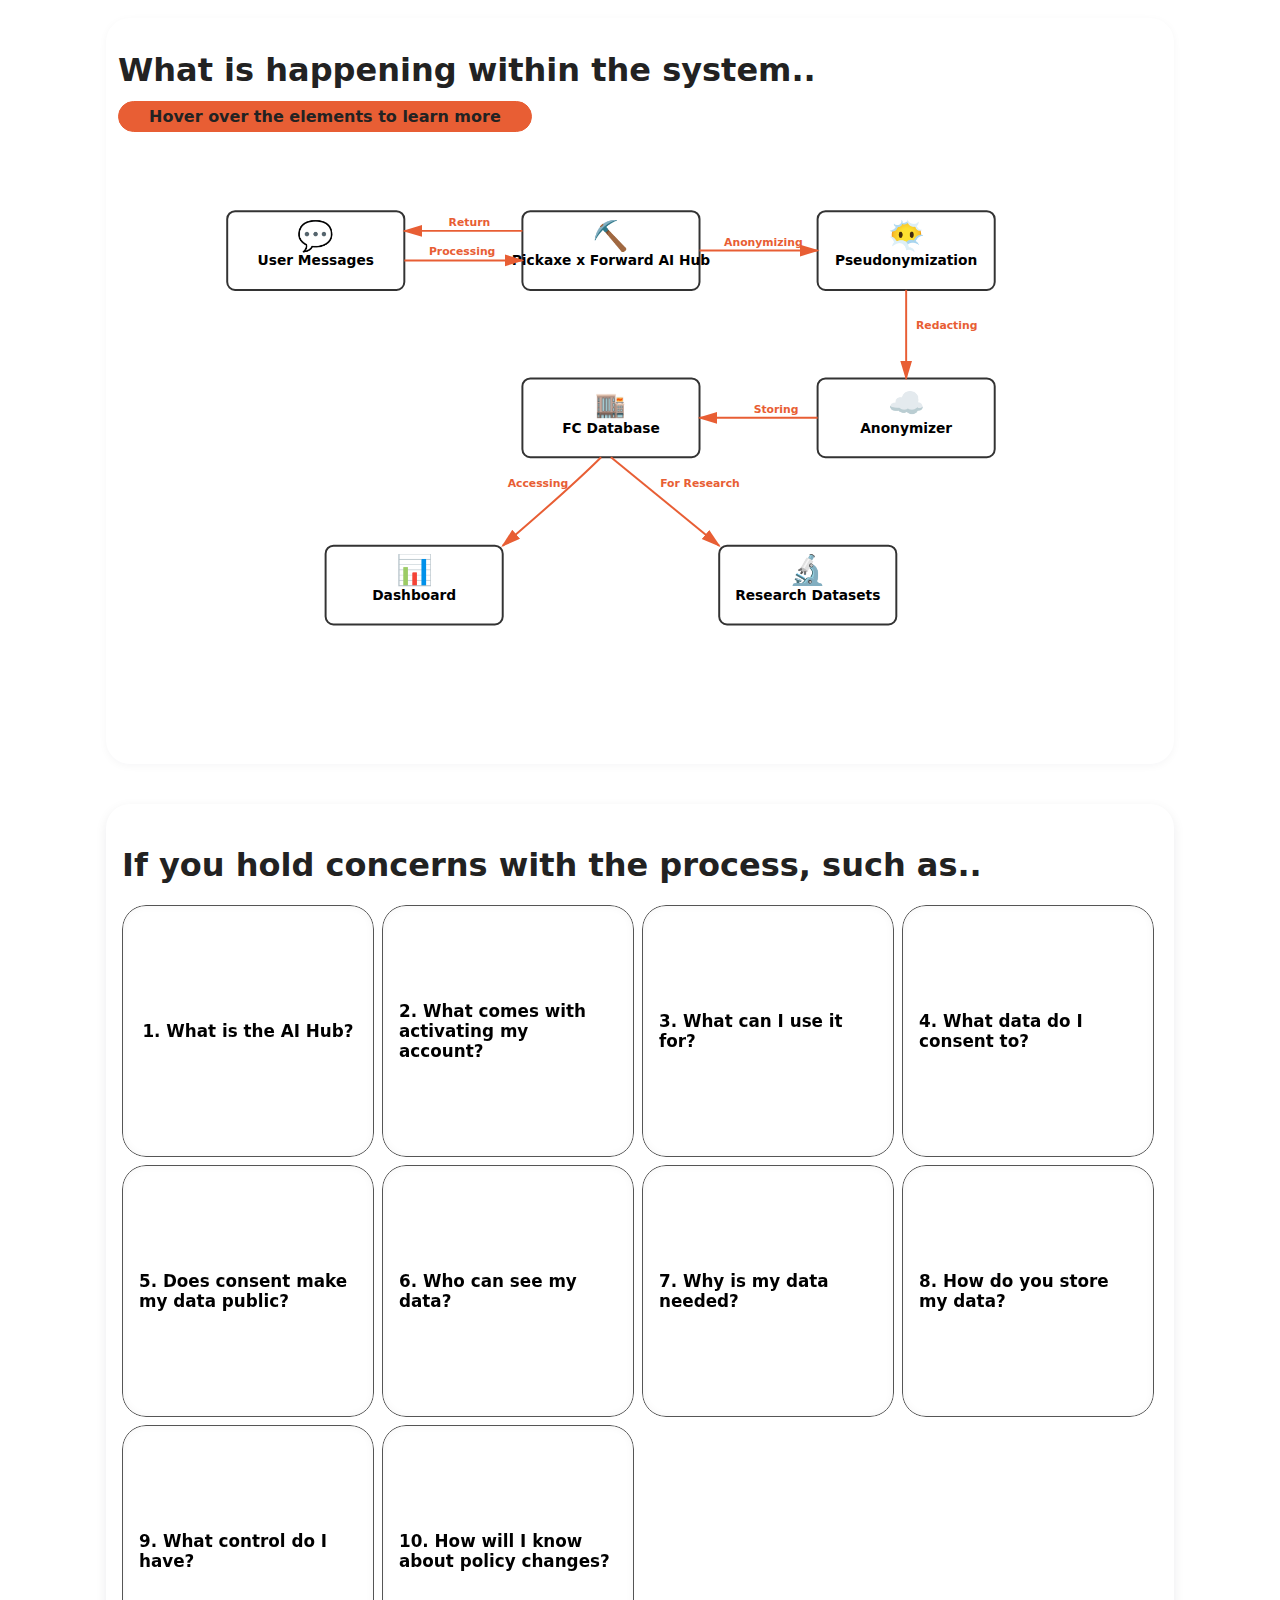
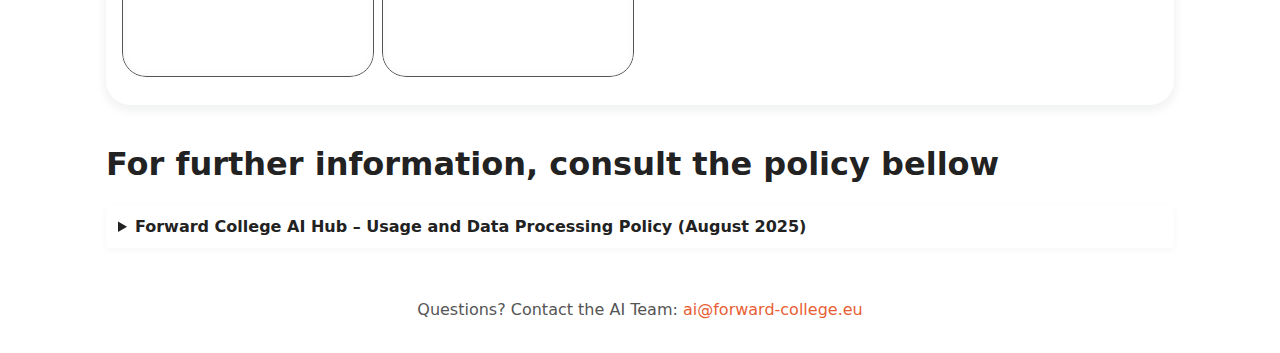
<file: student_hub/trust_center_stud/test.html>
<body>
<style>
   
    :root{
  --bg:white;
  --card:#ffffff;
  --accent:#e85e34;
  --fc-muted:#e85e34;
  --muted-accent:#ffa78e;
  --muted:#555;
  --normal:#000;
  --radius:24px;
}

*{box-sizing:border-box}

a {
  color: var(--accent)
}
body{font-family:Inter,Segoe UI,system-ui,Arial,sans-serif;margin:0;background:var(--bg);color:#222}
.site-header{
  min-height:calc(100vh - 80px);
  display:flex;
  align-items:center;
  justify-content:flex-start;
  padding:48px 16px;
  background-image:url("https://pickaxe.co/resources/images/studio-hero/pickaxe-light-hero.jpg"),linear-gradient(to right,rgba(255,255,255,0.9),transparent);
  background-position:left center;
  background-size:cover;
  background-blend-mode:overlay;
  background-color: rgba(255, 255, 255, 0.2);
  z-index: 1000;
}
.header-content{
  max-width:632px;
  display:flex;
  flex-direction:column;
  justify-content:center;
}
.site-header h1{
  margin:0 0 16px 0;
  font-size:56px;
  font-weight:600;
  line-height:5rem;
  color:#000;
}
.site-header p{
  margin:0 0 24px 0;
  font-size:16px;
  color:#000;
  line-height:1.5;
  width: 80%
}
.header-button{
  display:flex;
  align-items:center;
  justify-content:center;
  gap:8px;
  padding:16px 32px;
  background-color:#000;
  color:#fff;
  border:1px solid #000;
  border-radius:var(--radius);
  font-weight:600;
  font-size:16px;
  cursor:pointer;
  width:fit-content;
  transition:opacity 300ms ease;
}
.header-button:hover{
  opacity:0.7;
}
.header-button:active{
  opacity:1;
}
.container{max-width:1100px;margin:18px auto;padding:0 16px}

/* Cards grid for desktop/tablet */
.cards-grid{display:grid;grid-template-columns:repeat(auto-fit,minmax(160px,1fr));gap:4px;margin-bottom:12px;align-items:start}
.card{
    background:transparent;border-radius:var(--radius);width:100%;aspect-ratio:1/1;overflow:hidden;display:block;
    box-shadow: inset 0 0 10px rgba(0,0,0,0.05);
}
.card-inner{position:relative;inset:0;width:100%;height:100%;transition:transform .6s;transform-style:preserve-3d}
.card:hover .card-inner,.card:focus-within .card-inner{transform:rotateY(180deg)}
.card-front,.card-back{position:absolute;inset:0;border-radius:var(--radius);backface-visibility:hidden;display:flex;align-items:center;justify-content:center;padding:16px}
.card-front{
    box-shadow:0 4px 10px rgba(20,30,60,0.06);
    border: 1px solid var(--muted);
}
.card-front h2{margin:0;font-size:1.05rem;color:var(--normal)}
.card-back{background: white; border: 1px solid var(--fc-muted); transform:rotateY(180deg);box-shadow:0 8px 20px rgba(20,30,60,0.08);color:var(--muted);text-align:justify}
.card-back p{margin:0;font-size:0.7rem}

/* Mobile accordion */
.accordion{display:none;margin-bottom:24px}
.accordion-form{display:flex;flex-direction:column;gap:8px}
.accordion-form input[type="radio"]{display:none}
.accordion-form label{background:var(--card);padding:12px 14px;border-radius:8px;display:block;font-weight:600;color:var(--accent);box-shadow:0 2px 6px rgba(10,20,40,0.04);cursor:pointer}
.acc-panel{max-height:0;overflow:hidden;background:transparent;padding:0 12px;border-radius:0 0 8px 8px;transition:max-height .28s ease;color:var(--muted)}
.acc-panel p{margin:10px 0}
.accordion-form input[type="radio"]:checked + label + .acc-panel{max-height:420px}

/* Policy area */
.policy details{background:var(--card);padding:12px;box-shadow:0 2px 8px rgba(10,20,40,0.04)}
.policy summary{font-weight:700;cursor:pointer}
.policy pre{white-space:pre-wrap;margin-top:12px;color:var(--muted);font-size:0.9rem}

.site-footer{text-align:center;padding:18px 16px;color:var(--muted)}
.site-footer a{color:var(--accent);text-decoration:none}

/* Responsive rules */
/* Layout tuning for common breakpoints */
@media (min-width:1100px){
  /* let columns adapt and grow — cards will resize with the grid */
  .cards-grid{grid-template-columns:repeat(auto-fit,minmax(220px,1fr));gap:8px}
}
@media (min-width:700px) and (max-width:1099px){
  .cards-grid{grid-template-columns:repeat(auto-fit,minmax(160px,1fr));gap:6px}
}
@media (max-width:1024px){
  .site-header h1{
    font-size:48px;
    line-height:4rem;
  }
}
@media (max-width:899px){
  .site-header h1{
    font-size:28px;
    line-height:2rem;
  }
  .header-button{
    width:100%;
    min-height:48px;
  }
}
@media (max-width:700px){
  /* hide desktop cards, show mobile accordion */
  .cards-grid{display:none}
  .accordion{display:block}
  .container{padding:0 12px}
}

/* small touch affordance */
@media (hover:none){
  .card{cursor:default}
  .card-inner{transform:none !important}
}


/* Trust Chart / Flowchart Styles */
.trust-chart {
  padding: 40px 16px;
  text-align: left;
  background:var(--card);padding:12px;border-radius:var(--radius);box-shadow:0 2px 8px rgba(10,20,40,0.04);
  position: relative;
}

.hover-cards {
  padding: 20px 20px 16px 16px;
  margin: 40px 0;
  background: white;
  border-radius: var(--radius);
  box-shadow: 0 4px 12px rgba(10, 20, 40, 0.08);
}


.svg-pos{
  margin-left: 60px;
}

.trust-chart h2 {
  font-size: 1.8rem;
  margin-bottom: 30px;
  color: var(--normal);
}

.attention {
  font-size: 1rem;
  margin-top: -10px;
  margin-bottom: 30px;
  padding: 5px 30px;
  border: 1px solid var(--accent);
  border-radius: var(--radius);
  font-weight: 800;
  box-sizing: content-box;
  width: fit-content;
  background-color: var(--accent);
}



#mermaid-diagram {
  display: flex;
  justify-content: center;
  margin: 20px 0;
  background: white;
  padding: 20px;
  border-radius: var(--radius);
  box-shadow: 0 2px 8px rgba(0,0,0,0.05);
}

.mermaid {
  display: flex;
  justify-content: center;
}

.diagram-container {
  display: flex;
  justify-content: center;
  align-items: center;
  margin: 20px auto;
  background: white;
  padding: 20px;
  border-radius: var(--radius);
  box-shadow: 0 2px 8px rgba(0,0,0,0.05);
  max-width: 1100px;
}

.flowchart-svg {
  width: 100%;
  max-width: 1000px;
  height: auto;
}

.node-group {
  cursor: pointer;
  transition: all 0.2s ease;
}

.node-group:hover rect {
  fill: #f5f5f5;
  stroke: var(--accent);
  stroke-width: 3;
}

.node-group:hover text {
  font-weight: bold;
}

/* also support programmatic hover (class toggled from JS) */
.node-group.hovered rect {
  fill: #f5f5f5;
  stroke: var(--accent);
  stroke-width: 3;
}
.node-group.hovered text {
  font-weight: bold;
}

.svg-tooltip {
  position: fixed;
  background: white;
  border: 2px solid var(--accent);
  border-radius: var(--radius);
  padding: 14px 18px;
  font-size: 14px;
  line-height: 1.5;
  color: var(--normal);
  box-shadow: 0 6px 20px rgba(0,0,0,0.18);
  z-index: 1000;
  pointer-events: none;
  max-width: 320px;
  word-wrap: break-word;
  display: none;
  white-space: normal;
  animation: slideDown 0.2s ease-out;
  background: linear-gradient(to bottom, white, #fafafa);
}

.svg-tooltip::before {
  content: '';
  position: absolute;
  top: -10px;
  left: 50%;
  transform: translateX(-50%);
  width: 0;
  height: 0;
  border-left: 8px solid transparent;
  border-right: 8px solid transparent;
  border-bottom: 8px solid var(--accent);
}

[data-tooltip] {
  white-space: pre-line;
}




.svg-tooltip.visible {
  display: block;
}

@keyframes slideDown {
  from {
    opacity: 0;
    transform: translateY(-10px);
  }
  to {
    opacity: 1;
    transform: translateY(0);
  }
}

/* Responsive for smaller screens */
@media (max-width: 900px) {
  .trust-chart h2 {
    font-size: 1.4rem;
  }
  
  #mermaid-diagram {
    overflow-x: auto;
  }
}

/*Mobile trust chart*/
.trust-chart-mobile{
  padding: 40px 16px;
  text-align: left;
  background:var(--card);padding:12px;border-radius:var(--radius); box-shadow:0 2px 8px rgba(10,20,40,0.04);
  position: relative;
}


.flowchart-mobile{
  width: 80%;
  height: 100%;
  display: flex;
  flex-direction: column;
  align-items: center;
  justify-content: center;
}

.flowchart-card-mobile{
  width: 100%;
  height: 40%;
  display: flex;
  flex-direction: column;
  align-items: center;
  transition: display 1s ease;
  border: 1px solid black;
}
.flowchart-card-mobile > * {
  border: 1px solid red;
}

.flowchart-card-title-mobile{
  color: var(--accent);
  border: 1px solid var(--accent);
  border-radius: var(--radius);
  height: 100%
}

.flowchart-card-description-mobile{
  border: 1px solid black;
  border-radius: var(--radius);
  visibility: hidden;
}

.flowchart-card-mobile:hover > .flowchart-card-description-mobile {
  visibility: visible;
}

.flowchart-card-mobile:hover {
  display: flex;
  justify-content: center;
  flex-direction: row !important;
  align-items: center;
}

/* Student flow mobile (touch-friendly step list on phone); describes SVG flow */
.student-flow-mobile {
  display: none;
}

.student-flow-mobile .student-flow-step {
  margin-bottom: 8px;
}

.student-flow-mobile .student-flow-step:not(:first-child) {
  display: none;
}

.student-flow-mobile .student-flow-step.revealed {
  display: block;
  animation: studentFlowStepAppear 0.4s ease-out forwards;
}

@keyframes studentFlowStepAppear {
  from { opacity: 0; transform: translateY(-12px); }
  to { opacity: 1; transform: translateY(0); }
}

.student-flow-mobile .student-flow-step-inner {
  display: flex;
  min-height: 44px;
  border-radius: 12px;
  overflow: hidden;
  border: 1px solid rgba(232, 94, 52, 0.25);
  background: var(--card);
  cursor: pointer;
  transition: box-shadow 0.2s ease;
}

.student-flow-mobile .student-flow-step-inner:hover {
  box-shadow: 0 2px 12px rgba(10, 20, 40, 0.08);
}

.student-flow-mobile .student-flow-step-left {
  display: flex;
  flex-direction: column;
  align-items: center;
  justify-content: center;
  gap: 4px;
  padding: 14px 16px;
  min-width: 100px;
  width: 42%;
  background: var(--accent);
  color: white;
}

.student-flow-mobile .student-flow-step-left .student-flow-step-icon {
  font-size: 1.75rem;
  line-height: 1;
}

.student-flow-mobile .student-flow-step-left .student-flow-step-title {
  font-weight: 600;
  font-size: 0.9rem;
  text-align: center;
  line-height: 1.2;
}

.student-flow-mobile .student-flow-step-right {
  flex: 1;
  padding: 12px 14px;
  display: flex;
  align-items: center;
  font-size: 0.85rem;
  line-height: 1.45;
  color: var(--muted);
}

.student-flow-mobile .student-flow-step-desc {
  margin: 0;
}

.student-flow-mobile .student-flow-step-next {
  max-height: 0;
  overflow: hidden;
  transition: max-height 0.3s ease;
  padding-left: 16px;
}

.student-flow-mobile .student-flow-step.open .student-flow-step-next {
  max-height: 120px;
}

.student-flow-mobile .student-flow-step-next-inner {
  padding: 12px 16px 16px 44px;
  display: flex;
  align-items: center;
  gap: 8px;
  color: var(--accent);
  font-weight: 600;
  font-size: 0.95rem;
}

.student-flow-mobile .student-flow-step-next-inner .student-flow-arrow {
  color: var(--accent);
  font-size: 0.9rem;
}

.student-flow-step-bob-arrow {
  display: flex;
  justify-content: center;
  padding: 8px 0 4px;
  color: var(--accent);
  font-size: 1.1rem;
  animation: studentFlowBob 1.2s ease-in-out infinite;
}

.student-flow-step.opened .student-flow-step-bob-arrow {
  animation: none;
}

@keyframes studentFlowBob {
  0%, 100% { transform: translateY(0); }
  50% { transform: translateY(6px); }
}

/* Special card: one card with two inner cards (Dashboard | gap | Research) */
.student-flow-step-special .student-flow-step-inner {
  flex-direction: column;
  align-items: stretch;
  min-height: auto;
}

.student-flow-step-special .student-flow-special-title {
  font-weight: 600;
  font-size: 0.95rem;
  color: white;
  padding: 12px 14px 8px;
  text-align: center;
  border-bottom: 1px solid rgba(232, 94, 52, 0.2);
  background: var(--accent);
}

.student-flow-inner-cards {
  display: flex;
  gap: 12px;
  width: 100%;
  padding: 12px 14px 14px;
}

.student-flow-inner-card {
  flex: 1;
  min-width: 0;
  border: 1px solid rgba(232, 94, 52, 0.25);
  border-radius: 10px;
  padding: 12px;
  background: var(--card);
}

.student-flow-inner-card-head {
  font-weight: 600;
  font-size: 0.85rem;
  color: var(--accent);
  margin-bottom: 6px;
}

.student-flow-inner-card .student-flow-step-desc {
  font-size: 0.8rem;
  line-height: 1.4;
  color: var(--muted);
}

/* Show student flow on phone; hide SVG (must come after .student-flow-mobile base so it wins) */
@media (max-width: 768px) {
  .trust-chart .svg-container { display: none; }
  .trust-chart .attention { display: none; }
  .student-flow-mobile { display: block; }
  .trust-chart-mobile { display: none; }
}

  </style>
  <main class="container">
    <!-- Data Flow Diagram -->
     
    <section class="trust-chart">
    <h1 class="pickaxe-trustus-h1">What is happening within the system..</h1>
    <div class="student-flow-mobile" aria-label="Data flow steps">
      <div class="student-flow-step">
        <div class="student-flow-step-inner" role="button" tabindex="0">
          <div class="student-flow-step-left">
            <span class="student-flow-step-icon" aria-hidden="true">💬</span>
            <span class="student-flow-step-title">User Messages</span>
          </div>
          <div class="student-flow-step-right"><p class="student-flow-step-desc">Your input to the system. All confidential.</p></div>
        </div>
        <div class="student-flow-step-bob-arrow" aria-hidden="true">▼</div>
        <div class="student-flow-step-next"><div class="student-flow-step-next-inner"><span class="student-flow-arrow">▼</span> Next: Pickaxe</div></div>
      </div>
      <div class="student-flow-step">
        <div class="student-flow-step-inner" role="button" tabindex="0">
          <div class="student-flow-step-left">
            <span class="student-flow-step-icon" aria-hidden="true">⛏️</span>
            <span class="student-flow-step-title">Pickaxe × AI Hub</span>
          </div>
          <div class="student-flow-step-right"><p class="student-flow-step-desc">AI processes your request. Providers do not use your chats to train models.</p></div>
        </div>
        <div class="student-flow-step-bob-arrow" aria-hidden="true">▼</div>
        <div class="student-flow-step-next"><div class="student-flow-step-next-inner"><span class="student-flow-arrow">▼</span> Next: Pseudonymization</div></div>
      </div>
      <div class="student-flow-step">
        <div class="student-flow-step-inner" role="button" tabindex="0">
          <div class="student-flow-step-left">
            <span class="student-flow-step-icon" aria-hidden="true">😶‍🌫️</span>
            <span class="student-flow-step-title">Pseudonymization</span>
          </div>
          <div class="student-flow-step-right"><p class="student-flow-step-desc">Your identity is separated from your data (e.g. user ID, cohort).</p></div>
        </div>
        <div class="student-flow-step-bob-arrow" aria-hidden="true">▼</div>
        <div class="student-flow-step-next"><div class="student-flow-step-next-inner"><span class="student-flow-arrow">▼</span> Next: Anonymizer</div></div>
      </div>
      <div class="student-flow-step">
        <div class="student-flow-step-inner" role="button" tabindex="0">
          <div class="student-flow-step-left">
            <span class="student-flow-step-icon" aria-hidden="true">☁️</span>
            <span class="student-flow-step-title">Anonymizer</span>
          </div>
          <div class="student-flow-step-right"><p class="student-flow-step-desc">Names and personal identifiers are removed from conversations.</p></div>
        </div>
        <div class="student-flow-step-bob-arrow" aria-hidden="true">▼</div>
        <div class="student-flow-step-next"><div class="student-flow-step-next-inner"><span class="student-flow-arrow">▼</span> Next: FC Database</div></div>
      </div>
      <div class="student-flow-step">
        <div class="student-flow-step-inner" role="button" tabindex="0">
          <div class="student-flow-step-left">
            <span class="student-flow-step-icon" aria-hidden="true">🏬</span>
            <span class="student-flow-step-title">FC Database</span>
          </div>
          <div class="student-flow-step-right"><p class="student-flow-step-desc">Secure storage. Only three AI admins have access; fellows and staff do not.</p></div>
        </div>
        <div class="student-flow-step-bob-arrow" aria-hidden="true">▼</div>
        <div class="student-flow-step-next"><div class="student-flow-step-next-inner"><span class="student-flow-arrow">▼</span> Next: split view below</div></div>
      </div>
      <div class="student-flow-step student-flow-step-special">
        <div class="student-flow-step-inner student-flow-special-inner" role="button" tabindex="0">
          <div class="student-flow-special-title">Dashboard & Research</div>
          <div class="student-flow-inner-cards">
            <div class="student-flow-inner-card student-flow-inner-card-dashboard">
              <div class="student-flow-inner-card-head">📊 Dashboard</div>
              <p class="student-flow-step-desc">Your personal activity page—conversation history, usage stats; only you can see it.</p>
            </div>
            <div class="student-flow-inner-card student-flow-inner-card-research">
              <div class="student-flow-inner-card-head">🔬 Research</div>
              <p class="student-flow-step-desc">Approved fellows and researchers may access anonymized datasets for studies; daily AI use is never used to profile or grade you.</p>
            </div>
          </div>
        </div>
        <div class="student-flow-step-next"><div class="student-flow-step-next-inner"><span class="student-flow-arrow">▼</span> End</div></div>
      </div>
    </div>
     <p class="attention">Hover over the elements to learn more</p>
      <!-- SVG placed directly in the section at its original size -->
       <div class="svg-container">
        <div class="svg-pos">
      <svg id="flowchart-svg" xmlns="http://www.w3.org/2000/svg" viewBox="0 0 1000 600" width="1000" height="600" class="flowchart-svg">
          <!-- Nodes with hover groups -->
          <g class="node-group" data-tooltip="Your initial input to the system. E.g.: <br><br><strong class='bold'> (Anna's message) </strong><br> Dear Joe, <br> ... <br> Best, Anna">
            <rect x="50" y="50" width="180" height="80" rx="8" fill="white" stroke="#333" stroke-width="2"/>
            <text x="140" y="85" text-anchor="middle" font-size="30" font-weight="bold">💬</text>          
            <text x="140" y="105" text-anchor="middle" font-size="14" font-weight="bold">User Messages</text>
          </g>
          
          <g class="node-group" data-tooltip="Our AI tools process your request and try their best to be at your help. When you use the AI Hub, providers (OpenAI, Google, etc)  are <strong>NOT</strong> allowed to use your conversations to train models. Pickaxe stores and processes your data in order to provide you with the service">
            <rect x="350" y="50" width="180" height="80" rx="8" fill="white" stroke="#333" stroke-width="2"/>
            <text x="440" y="85" text-anchor="middle" font-size="30" font-weight="bold">⛏️</text>          
            <text x="440" y="105" text-anchor="middle" font-size="14" font-weight="bold">Pickaxe x Forward AI Hub</text>          
          </g>

          <g class="node-group" data-tooltip="Your name is substituted with a generic user ID  and information to separate your identity from your data. E.g.: <br><br><strong class='bold'> (USER12345, Cohort Y3, Psychology)</strong> <br> Dear Joe, <br> ... <br> Best, Anna">
            <rect x="650" y="50" width="180" height="80" rx="8" fill="white" stroke="#333" stroke-width="2"/>
            <text x="740" y="85" text-anchor="middle" font-size="30" font-weight="bold">😶‍🌫️</text>          
            <text x="740" y="105" text-anchor="middle" font-size="14" font-weight="bold">Pseudonymization</text>
          </g>
          
          <g class="node-group" data-tooltip="An automated system that attempts to removenames, emails, phone numbers and other personal identifiers from your conversations. E.g.: <br><br><strong class='bold'> (USER12345, Cohort Y3, Psychology) </strong> <br> Dear &lt;\NAME&gt;, <br> ... <br> Best, &lt;\NAME&gt; <br> <br> <i class='smallscript'>Nonetheless, keep in mind to never share sensitive personal info in any of your conversations with any AI tools at your disposal!</i>">
            <rect x="650" y="220" width="180" height="80" rx="8" fill="white" stroke="#333" stroke-width="2"/>
            <text x="740" y="255" text-anchor="middle" font-size="30" font-weight="bold">☁️</text>          
            <text x="740" y="275" text-anchor="middle" font-size="14" font-weight="bold">Anonymizer</text>
          </g>
          
          <g class="node-group" data-tooltip="The pseudonimized and anonymized conversation is stored in a secure database. Only three AI team administrators have access to this raw data, and they are bound by confidentiality agreements. <br><br> Fellows, staff and the leadership team do <strong class='bold'> NOT </strong> have access to this database. 
">
            <rect x="350" y="220" width="180" height="80" rx="8" fill="white" stroke="#333" stroke-width="2"/>
            <text x="440" y="255" text-anchor="middle" font-size="25" font-weight="bold">🏬</text>          
            <text x="440" y="275" text-anchor="middle" font-size="14" font-weight="bold">FC Database</text>
          </g>
          
          <g class="node-group" data-tooltip="Your personal activity page. You can see your conversation history, usage statistics, and activity on your personal dashboard. The data present here is available only to you.">
            <rect x="150" y="390" width="180" height="80" rx="8" fill="white" stroke="#333" stroke-width="2"/>
            <text x="240" y="425" text-anchor="middle" font-size="30" font-weight="bold">📊</text>          
            <text x="240" y="445" text-anchor="middle" font-size="14" font-weight="bold">Dashboard</text>
          </g>
          
          <g class="node-group" data-tooltip="Fellows and researchers affiliated with Forward College who have submitted well-defined research proposals may request approval to access select datasets for research purposes. <br><br><strong class='bold'> Forward maintains strict ethical standards for these research activities, particularly those involving student conversations or interactions. Every day interactions with the AI hub will never be used to profile, grade or invigilate students.</strong>">
            <rect x="550" y="390" width="180" height="80" rx="8" fill="white" stroke="#333" stroke-width="2"/>
            <text x="640" y="425" text-anchor="middle" font-size="30" font-weight="bold">🔬</text>          
            <text x="640" y="445" text-anchor="middle" font-size="14" font-weight="bold">Research Datasets</text>
          </g>
          
          <!-- Arrows -->
          <!-- User to Pickaxe -->
          <path d="M 230 100 L 350 100" stroke="#e85e34" stroke-width="2" fill="none" marker-end="url(#arrowhead)"/>
          <text x="255" y="95" font-size="11" fill="#e85e34" font-weight="bold">Processing</text>
          
          <!-- Pickaxe to Pseudonymization -->
          <path d="M 530 90 L 650 90" stroke="#e85e34" stroke-width="2" fill="none" marker-end="url(#arrowhead)"/>
          <text x="555" y="85" font-size="11" fill="#e85e34" font-weight="bold">Anonymizing</text>
          
          <!-- Pickaxe to User (return) -->
          <path d="M 350 70 L 230 70" stroke="#e85e34" stroke-width="2" fill="none" marker-end="url(#arrowhead)"/>
          <text x="275" y="65" font-size="11" fill="#e85e34" font-weight="bold">Return</text>
          
          <!-- Pseudonymization to Anonymizer -->
          <path d="M 740 130 L 740 220" stroke="#e85e34" stroke-width="2" fill="none" marker-end="url(#arrowhead)"/>
          <text x="750" y="170" font-size="11" fill="#e85e34" font-weight="bold">Redacting</text>
          
          <!-- Anonymizer to FC Database -->
          <path d="M 650 260 L 530 260" stroke="#e85e34" stroke-width="2" fill="none" marker-end="url(#arrowhead)"/>
          <text x="585" y="255" font-size="11" fill="#e85e34" font-weight="bold">Storing</text>
          
          <!-- FC Database to Dashboard -->
          <path d="M 430 300 Q 400 330 330 390" stroke="#e85e34" stroke-width="2" fill="none" marker-end="url(#arrowhead)"/>
          <text x="335" y="330" font-size="11" fill="#e85e34" font-weight="bold">Accessing</text>
          
          <!-- FC Database to Joint Database -->
          <path d="M 440 300 L 550 390" stroke="#e85e34" stroke-width="2" fill="none" marker-end="url(#arrowhead)"/>
          <text x="490" y="330" font-size="11" fill="#e85e34" font-weight="bold">For Research</text>
          
          <!-- Arrow marker definition -->
          <defs>
            <marker id="arrowhead" markerWidth="10" markerHeight="10" refX="9" refY="3" orient="auto">
              <polygon points="0 0, 10 3, 0 6" fill="#e85e34"/>
            </marker>
          </defs>
        </svg>
        <!-- Tooltip container -->
        <div id="svg-tooltip" class="svg-tooltip"></div>
      <!-- end trust-chart svg -->
       </div>
       </div>
     </section>

   

    <section class="hover-cards" aria-label="Key privacy points">
    <h1 class="pickaxe-trustus-h1">If you hold concerns with the process, such as.. </h1>
    <div class="cards-grid" >
      <article class="card" tabindex="0">
        <div class="card-inner">
          <div class="card-front">
            <h2>1. What is the AI Hub?</h2>
          </div>
          <div class="card-back">
            <p>It's your college's web platform where you can access various AI tools, chatbots, and productivity assistants designed to support your learning and research.</p>
          </div>
        </div>
      </article>

      <article class="card" tabindex="0">
        <div class="card-inner">
          <div class="card-front">
            <h2>2. What comes with activating my account?</h2>
          </div>
          <div class="card-back">
            <p>You'll need to fill out a Consent Form, and once a team member approves it, your account will be activated. This is a legal requirement and helps everyone understand how their data is used.</p>
          </div>
        </div>
      </article>

      <article class="card" tabindex="0">
        <div class="card-inner">
          <div class="card-front">
            <h2>3. What can I use it for?</h2>
          </div>
          <div class="card-back">
            <p>Use it for learning, research, and studying with AI tools. Your usage must be in line with the code of conduct and with academic policies. Using AI to write your assessments is forbidden unless fellows explicitly allow it. </p>
          </div>
        </div>
      </article>

      <article class="card" tabindex="0">
        <div class="card-inner">
          <div class="card-front">
            <h2>4. What data do I consent to?</h2>
          </div>
          <div class="card-back">
            <p>Apart from the data collected by pickaxe to provide AI services we also collect your basic info (name, email), what you ask the AI and its responses, content you paste, some content from files you upload, your cohort year, your degree and your programme.</p>
          </div>
        </div>
      </article>

      <article class="card" tabindex="0">
        <div class="card-inner">
          <div class="card-front">
            <h2>5. Does consent make my data public?</h2>
          </div>
          <div class="card-back">
            <p>No. Your conversations are stored anonymously and automatically cleaned of personal details. Only you and select members of the AI team can see your activity during database and AI Hub maintenance tasks.</p>
          </div>
        </div>
      </article>

      <article class="card" tabindex="0">
        <div class="card-inner">
          <div class="card-front">
            <h2>6. Who can see my data?</h2>
          </div>
          <div class="card-back">
            <p>Only a small team of AI administrators who are bound by confidentiality agreements can see your data. No one with authority over you will get access to your personal data. Researchers and staff only get access to aggregate data (counts, averages, etc.) or to anonymized conversations. </p>
          </div>
        </div>
      </article>

      <article class="card" tabindex="0">
        <div class="card-inner">
          <div class="card-front">
            <h2>7. Why is my data needed?</h2>
          </div>
          <div class="card-back">
            <p>Your data helps us understand how AI best supports your learning and improves the Hub. Your conversations are never used to profile you, monitor you, or affect your grades. </p>
          </div>
        </div>
      </article>

      <article class="card" tabindex="0">
        <div class="card-inner">
          <div class="card-front">
            <h2>8. How do you store my data?</h2>
          </div>
          <div class="card-back">
            <p>Your data is kept safe on secure servers in Europe. We only keep your personal data as long as needed, though we may keep anonymized stats for research.</p>
          </div>
        </div>
      </article>

      <article class="card" tabindex="0">
        <div class="card-inner">
          <div class="card-front">
            <h2>9. What control do I have?</h2>
          </div>
          <div class="card-back">
            <p>You have full control: see your data, correct it, delete it, or stop us from using it. Email <a href="mailto:ai@forward-college.eu">ai@forward-college.eu</a> to exercise any of these rights.</p>
          </div>
        </div>
      </article>

      <article class="card" tabindex="0">
        <div class="card-inner">
          <div class="card-front">
            <h2>10. How will I know about policy changes?</h2>
          </div>
          <div class="card-back">
            <p>We'll let you know about any important changes through email or notifications. You can always find the latest policy on the Hub.</p>
          </div>
        </div>
      </article>
    </div>
    </section>

    <!-- Mobile: Accordion (touch-friendly) -->
    <section class="accordion" aria-label="Key privacy points (mobile)">
      <form class="accordion-form" aria-hidden="true">
        <input type="radio" name="acc" id="acc1">
        <label for="acc1">1. What is the AI Hub?</label>
        <div class="acc-panel">
          <p>It's your college's web platform where you can access various AI tools, chatbots, and productivity assistants designed to support your learning and research.</p>
        </div>

        <input type="radio" name="acc" id="acc2">
        <label for="acc2">2. What comes with activating my account?</label>
        <div class="acc-panel">
          <p>You'll need to fill out a Consent Form, and once a team member approves it, your account will be activated. This ensures everyone understands how their data is used.</p>
        </div>

        <input type="radio" name="acc" id="acc3">
        <label for="acc3">3. What can I use it for?</label>
        <div class="acc-panel">
          <p>Use it for learning, research, and studying with AI tools. However, you can't use it for dishonest purposes or to write assignments unless your teacher says it's okay.</p>
        </div>

        <input type="radio" name="acc" id="acc4">
        <label for="acc4">4. What data do I consent to?</label>
        <div class="acc-panel">
          <p>We collect your basic info (name, email), what you ask the AI and its responses, files you upload, and technical details like your device type. This helps us make the Hub better and safer.</p>
        </div>

        <input type="radio" name="acc" id="acc5">
        <label for="acc5">5. Does consent make my data public?</label>
        <div class="acc-panel">
          <p>No. Your conversations are stored anonymously and automatically cleaned of personal details. Only you can see your activity on your personal dashboard.</p>
        </div>

        <input type="radio" name="acc" id="acc6">
        <label for="acc6">6. Who can see my data?</label>
        <div class="acc-panel">
          <p>Only a small team of AI administrators who are bound by confidentiality agreements can see your data. Developers only get access to anonymized (nameless) information.</p>
        </div>

        <input type="radio" name="acc" id="acc7">
        <label for="acc7">7. Why is my data needed?</label>
        <div class="acc-panel">
          <p>Your data helps us understand how AI best supports your learning and improve the Hub. Your conversations are never used to grade you or affect your grades.</p>
        </div>

        <input type="radio" name="acc" id="acc8">
        <label for="acc8">8. How do you store my data?</label>
        <div class="acc-panel">
          <p>Your data is kept safe on secure servers in Europe. We only keep your personal data as long as needed, though we may keep anonymized stats for research.</p>
        </div>

        <input type="radio" name="acc" id="acc9">
        <label for="acc9">9. What control do I have?</label>
        <div class="acc-panel">
          <p>You have full control: see your data, correct it, delete it, or stop us from using it. Email <a href="mailto:ai@forward-college.eu">ai@forward-college.eu</a> to exercise any of these rights.</p>
        </div>

        <input type="radio" name="acc" id="acc10">
        <label for="acc10">10. How will I know about policy changes?</label>
        <div class="acc-panel">
          <p>We'll let you know about any changes through email or notifications. You can always find the latest policy on the Hub.</p>
        </div>
      </form>
    </section>

    <h1 class="pickaxe-trustus-h1">For further information, consult the policy bellow </h1>

    <section class="policy">
      <details>
        <summary>Forward College AI Hub – Usage and Data Processing Policy (August 2025)</summary>
        <pre>
Forward College AI Hub – Usage and Data Processing Policy
August 2025

1. Introduction and Scope
This policy outlines how the AI Hub at Forward College may be used and how all associated data is processed. It applies to all users of the Student's AI Hub. It is designed to supplement Forward College’s core Data Protection Policy, Students’ Privacy Notice, and GDPR Policy.

The “AI Hub” refers to the conjunction of artificial intelligence resources and tools provided by Forward College and, accessible through the AI Hub web platform (ai.forward-college.eu). This may include conversational chatbots using Large Language Models (LLMs) provided by third-party companies (such as OpenAI, Claude, Google, etc.), specific assistants with access to tools and resources developed by Forward College, automations and actions associated with those bots, productivity and research tools, usage dashboards  and other AI-powered applications. It also encompasses integrated third-party services such as Pickaxe, Firebase and Google Cloud, which provide the underlying infrastructure for certain features.

2. Consent and Account Activation
By using the AI Hub, you acknowledge and consent to your data being processed according to this policy and all related Forward College data protection policies.
In order to get their account activated, students must register their consent and interest through the Consent Form. Each application will be reviewed by a member of the team which will then activate account.

3. Acceptable Use
The AI Hub is intended for educational, research, and official administrative purposes related to Forward College, as well as to support students in their daily academic tasks, learning activities, and overall educational development. It is also designed to help students better understand and use AI responsibly, fostering awareness of best practices in AI usage. 
Users are prohibited from engaging in unlawful activities, attempts to bypass security measures, or creating and uploading disallowed content. All uploaded materials must comply with the Code of Conduct, meaning users must not submit infringing or unauthorized third-party content. In addition, any content generated through the AI Hub must adhere to the guidelines for generative AI usage outlined in the Plagiarism Policy. Using the AI Hub to produce assessment responses is strictly prohibited unless explicit permission has been granted.

4. Data Collection
The following data may be collected:
Account details: Name, email.
Interaction data: Prompts, responses, conversation history and pasted content.
Uploaded content: Any files (documents, images) submitted to the Hub.
Technical data: IP address, browser/device info.
Data is collected at login, during usage, upon file upload, and via integrations.

5. Pseudonymization and Interaction Privacy
All conversation data is pseudonymized, meaning any personal identifiers are replaced with anonymous user IDs, for storage and processing. Conversations are logged based on these IDs and associated names and email addresses are decoupled upon collection.
Conversations are further anonymized by an automated anonymization algorithm which removes email addresses and names from conversations. (Data Protection Policy, GDPR Principle 3: Data Minimisation).
Your personal AI Hub activity data is private available only to you via your personal dashboard.
The anonymous data collected might be coupled with academic and information such as major, courses taken and grades.
Staff and fellows will only have access through a formal request to the AI Team, upon presentation of legitimate interest, precautions and ethical considerations.

6. Data Sharing and Access
Access to the raw data and processing will always be restricted to up to three AI Hub administrators, members of the AI Team, who hold no authority over students.
All of the administrators with access to the data storage and processing, must sign NDA's with Forward College, strictly prohibiting sharing of any information contained in the data.
Only pseudonymized data is available to the AI development team and for improvement of services. The matching sheet and conversion process is confidential, kept protected and separate from the main data.
Data may be shared with external processors (e.g., cloud providers, LLM providers, Pickaxe), as permitted by policy and law, and always under strict agreements DPAs (Students’ Privacy Notice, “What information do we share and with whom?”).

7. Usage of the data
The data collected might be used for
Conducting research to understand how AI can best support student learning and engagement.
Improving, testing, and further developing the AI Hub to enhance functionality, reliability, and accessibility.
Creating and maintaining student dashboards to help learners track and reflect on their AI usage and learning progress.
Monitoring and improving the quality, accuracy, and fairness of AI responses.
Supporting the development of new educational tools, resources, and features that benefit students and faculty.
Ensuring system security.
Performing anonymized or aggregated analytics to identify usage trends and inform institutional decision-making.
Routine AI Hub interactions are never used for evaluation, academic progression decisions, or profiling (Data Protection Policy, GDPR Principle 2 & 3). Assessments including AI will be communicated to students beforehand.
AI Hub interactions are not used for model training by any of the external processors and LLM providers, as per Data Processing Agreements signed between Forward and them.

8. Storage Location and Retention
Forward stores data securely on servers within the European Union.
Retention period: Personal data is retained only as long as necessary; anonymized usage data may be kept for statistical purposes (Data Protection Policy, GDPR Principle 5: Storage Limitation).

9. User Rights
Under GDPR and Forward College policies, you have rights to:
Access, rectify, or delete your data.
Restrict or object to certain processing.
Data portability.
Withdraw consent at any time, where applicable. To exercise these rights, contact the AI Team at ai@forward-college.eu

10. Policy Changes
We will notify users of material changes to this policy via banner, email, or in-app notice. The latest version will always be available for consultation on the AI Hub and on the Intranet.
        </pre>
      </details>
    </section>

  </main>

  <footer class="site-footer">
    <p>Questions? Contact the AI Team: <a href="mailto:ai@forward-college.eu">ai@forward-college.eu</a></p>
  </footer>

  <script>
    (function() {
      var isInitialized = false;
      var attempts = 0;

      function initStudentFlowMobile() {
        if (isInitialized) return;

        var flowMobile = document.querySelector('.student-flow-mobile');
        if (flowMobile) {
          flowMobile.querySelectorAll('.student-flow-step-inner').forEach(function(inner) {
            function revealNext() {
              var step = inner.closest('.student-flow-step');
              if (!step) return;
              step.classList.add('opened');
              var nextStep = step.nextElementSibling;
              if (nextStep && nextStep.classList.contains('student-flow-step')) {
                nextStep.classList.add('revealed');
              }
            }
            inner.addEventListener('click', revealNext);
            inner.addEventListener('keydown', function(e) {
              if (e.key === 'Enter' || e.key === ' ') {
                e.preventDefault();
                revealNext();
              }
            });
          });
          isInitialized = true;
          attempts = 0;
        } else {
          attempts++;
          if (attempts < 20) {
            setTimeout(initStudentFlowMobile, 500);
          }
        }
      }

      document.addEventListener('DOMContentLoaded', function() {
        initStudentFlowMobile();
      });
    })();
  </script>
 
</body>
</file>
